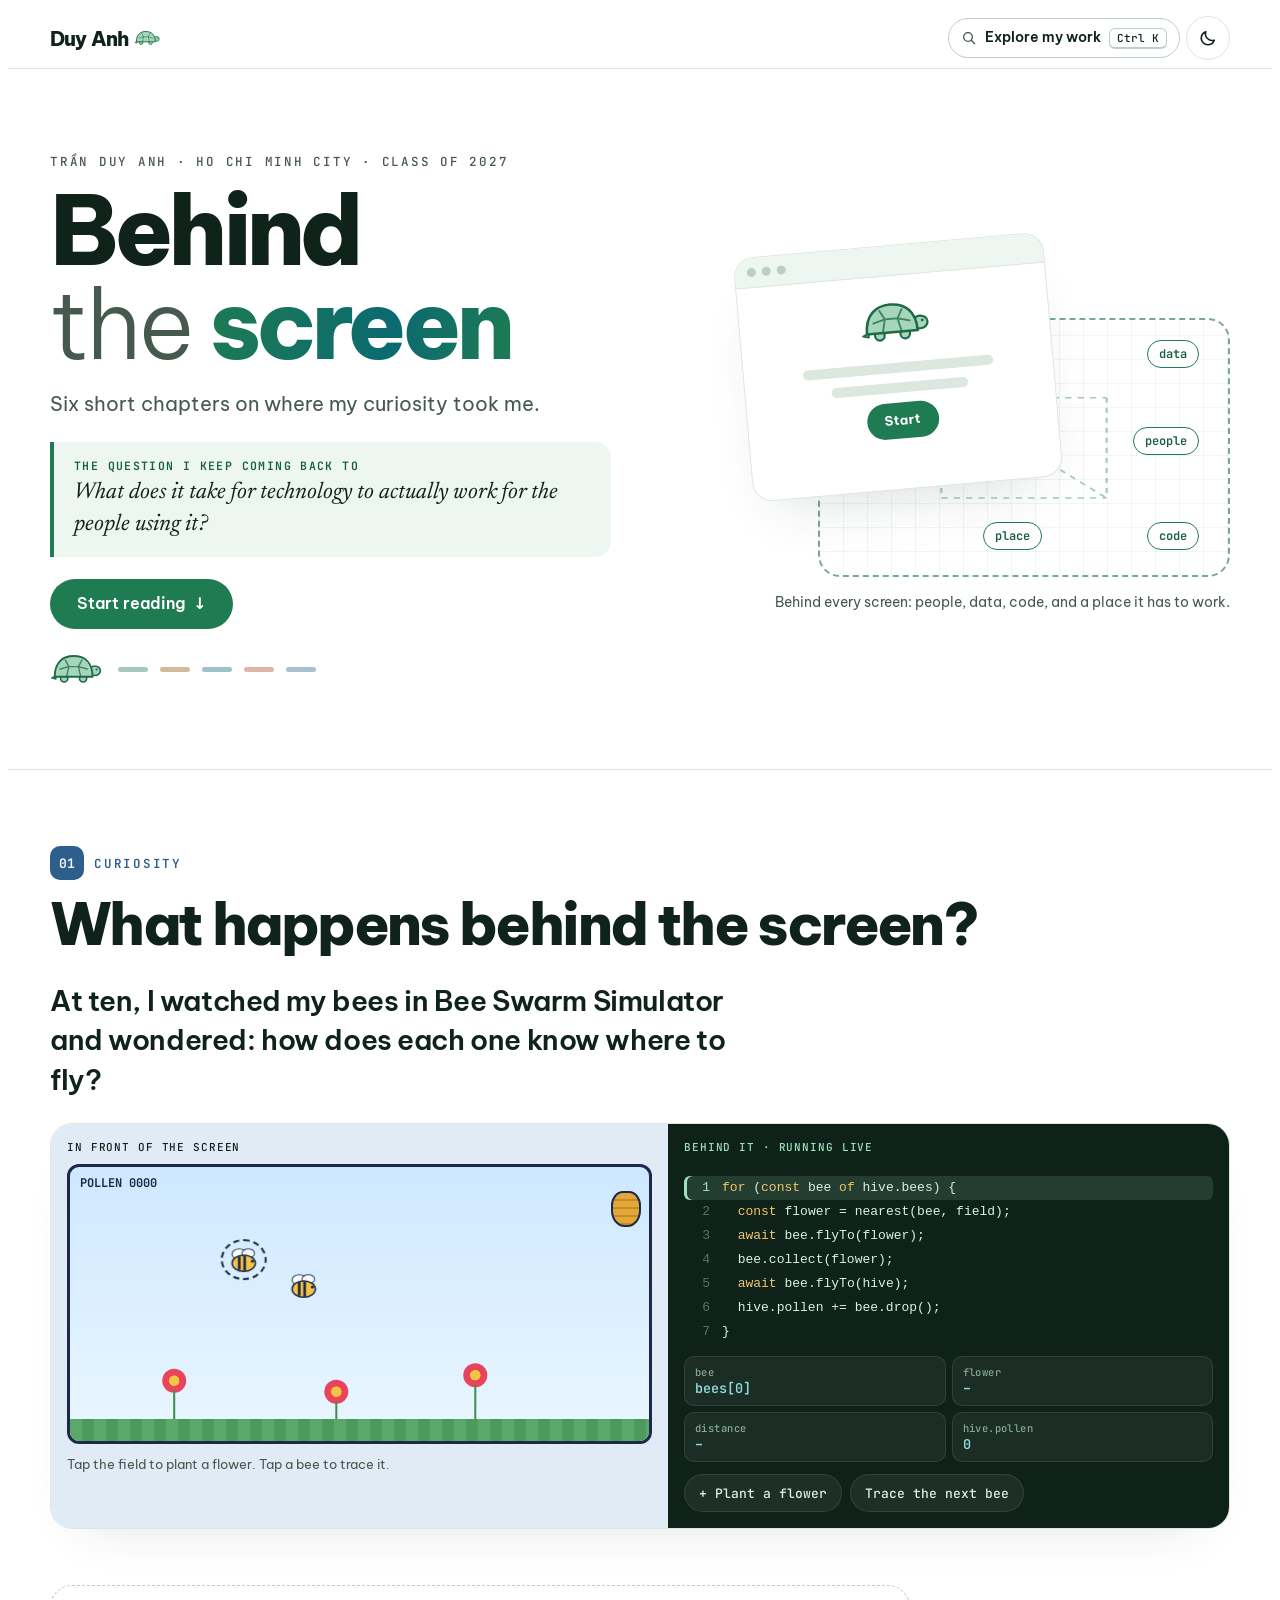
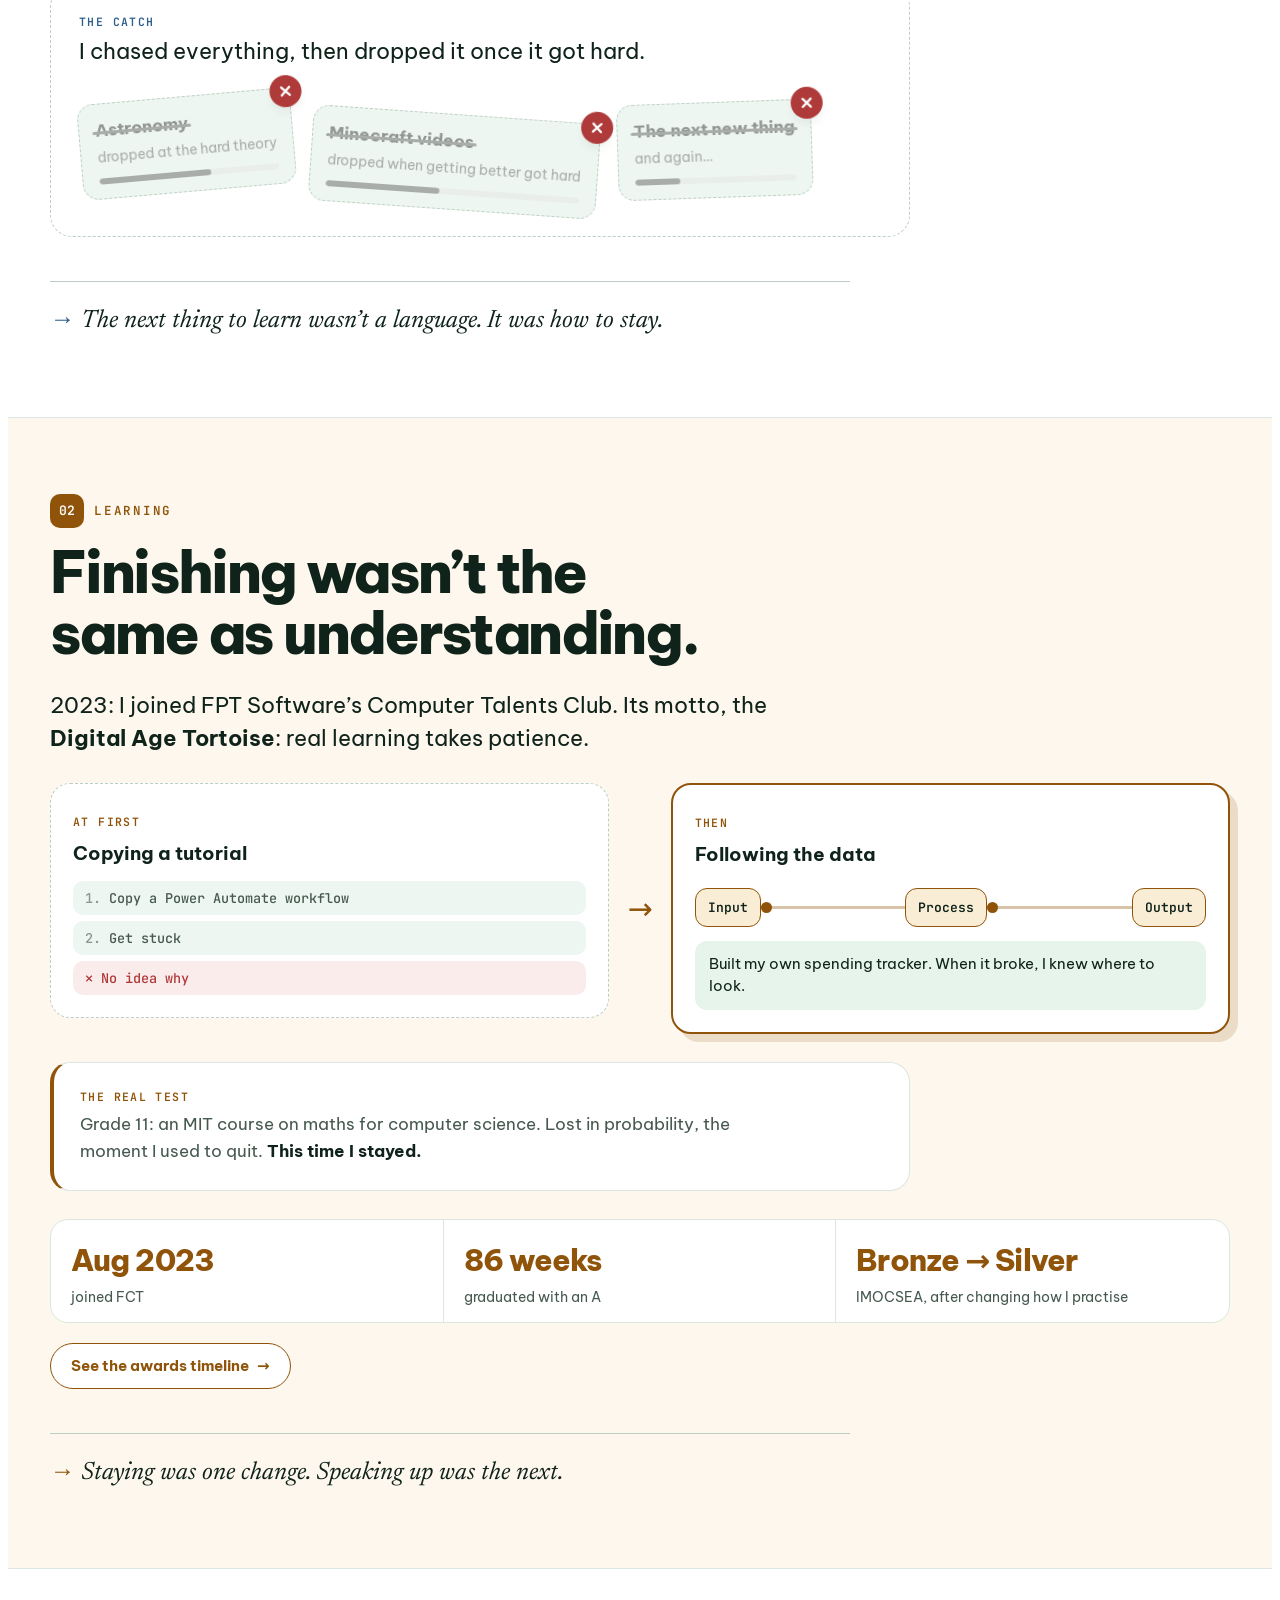
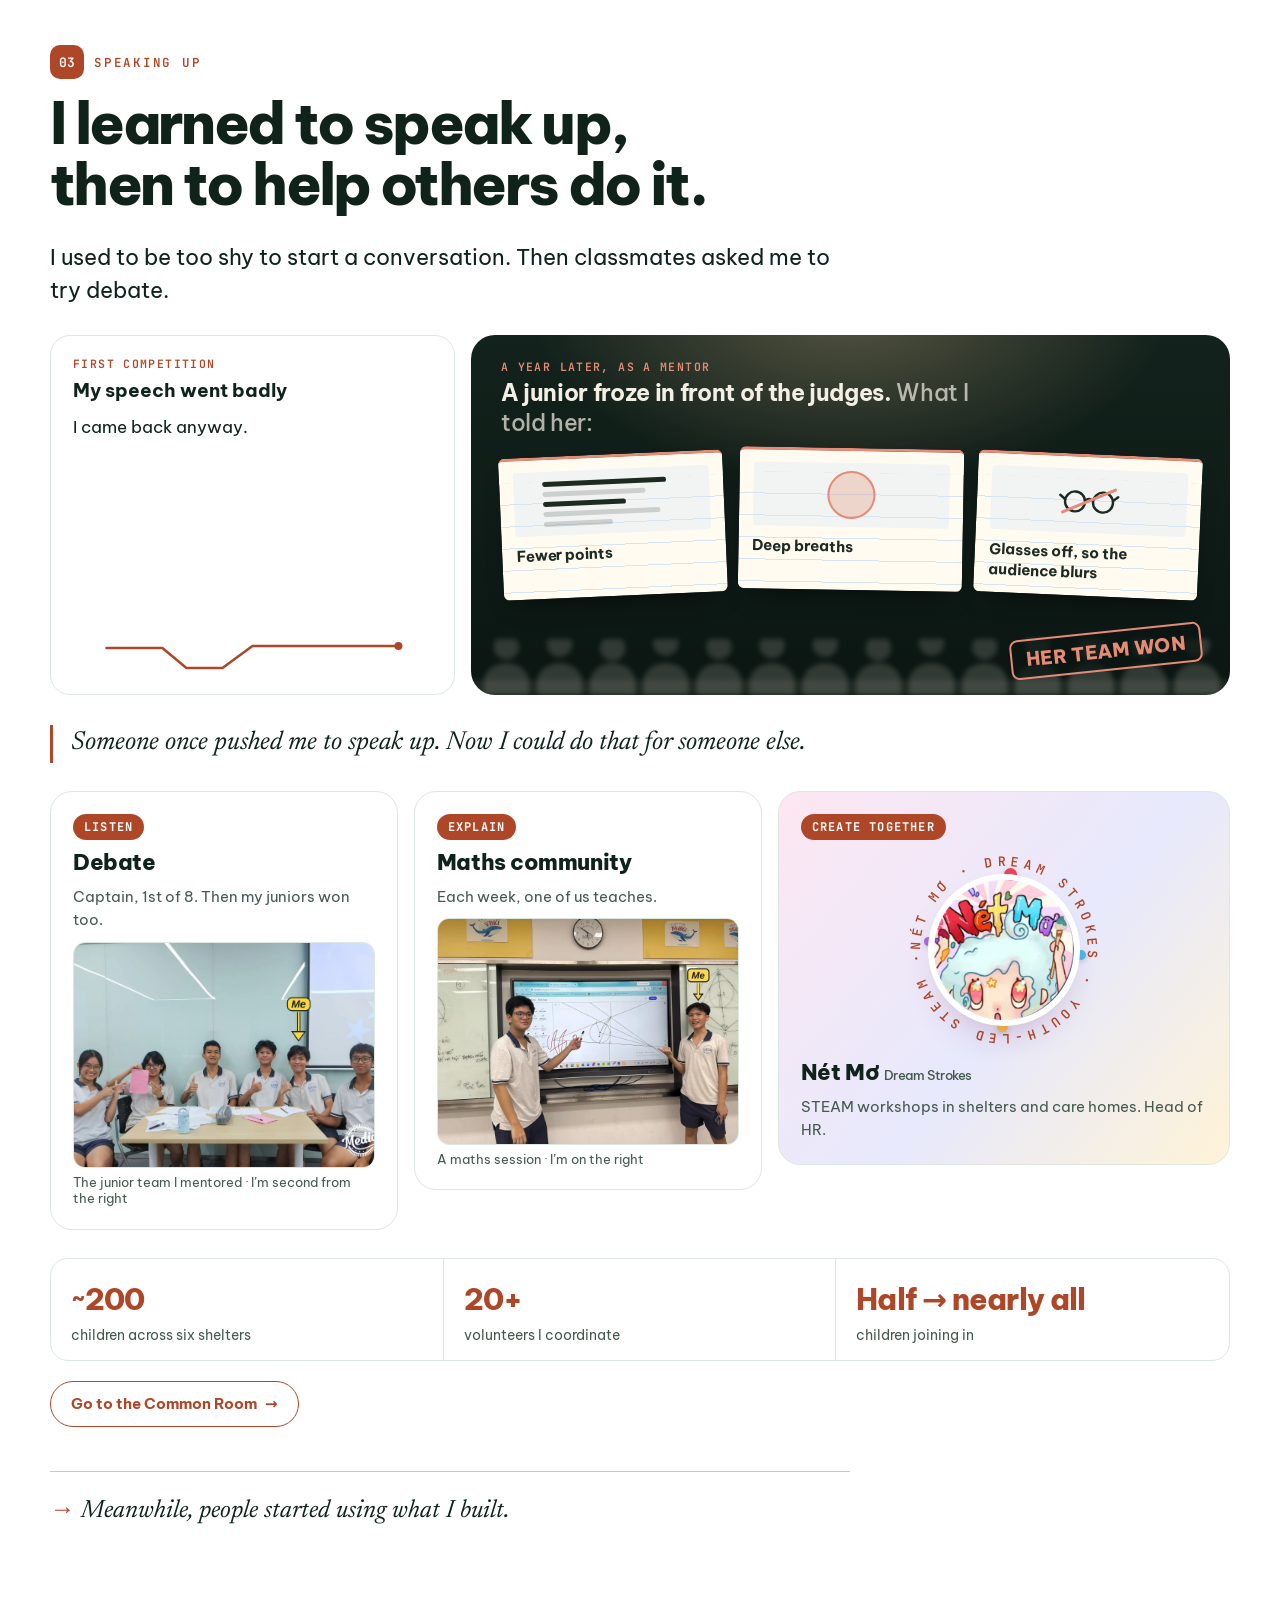
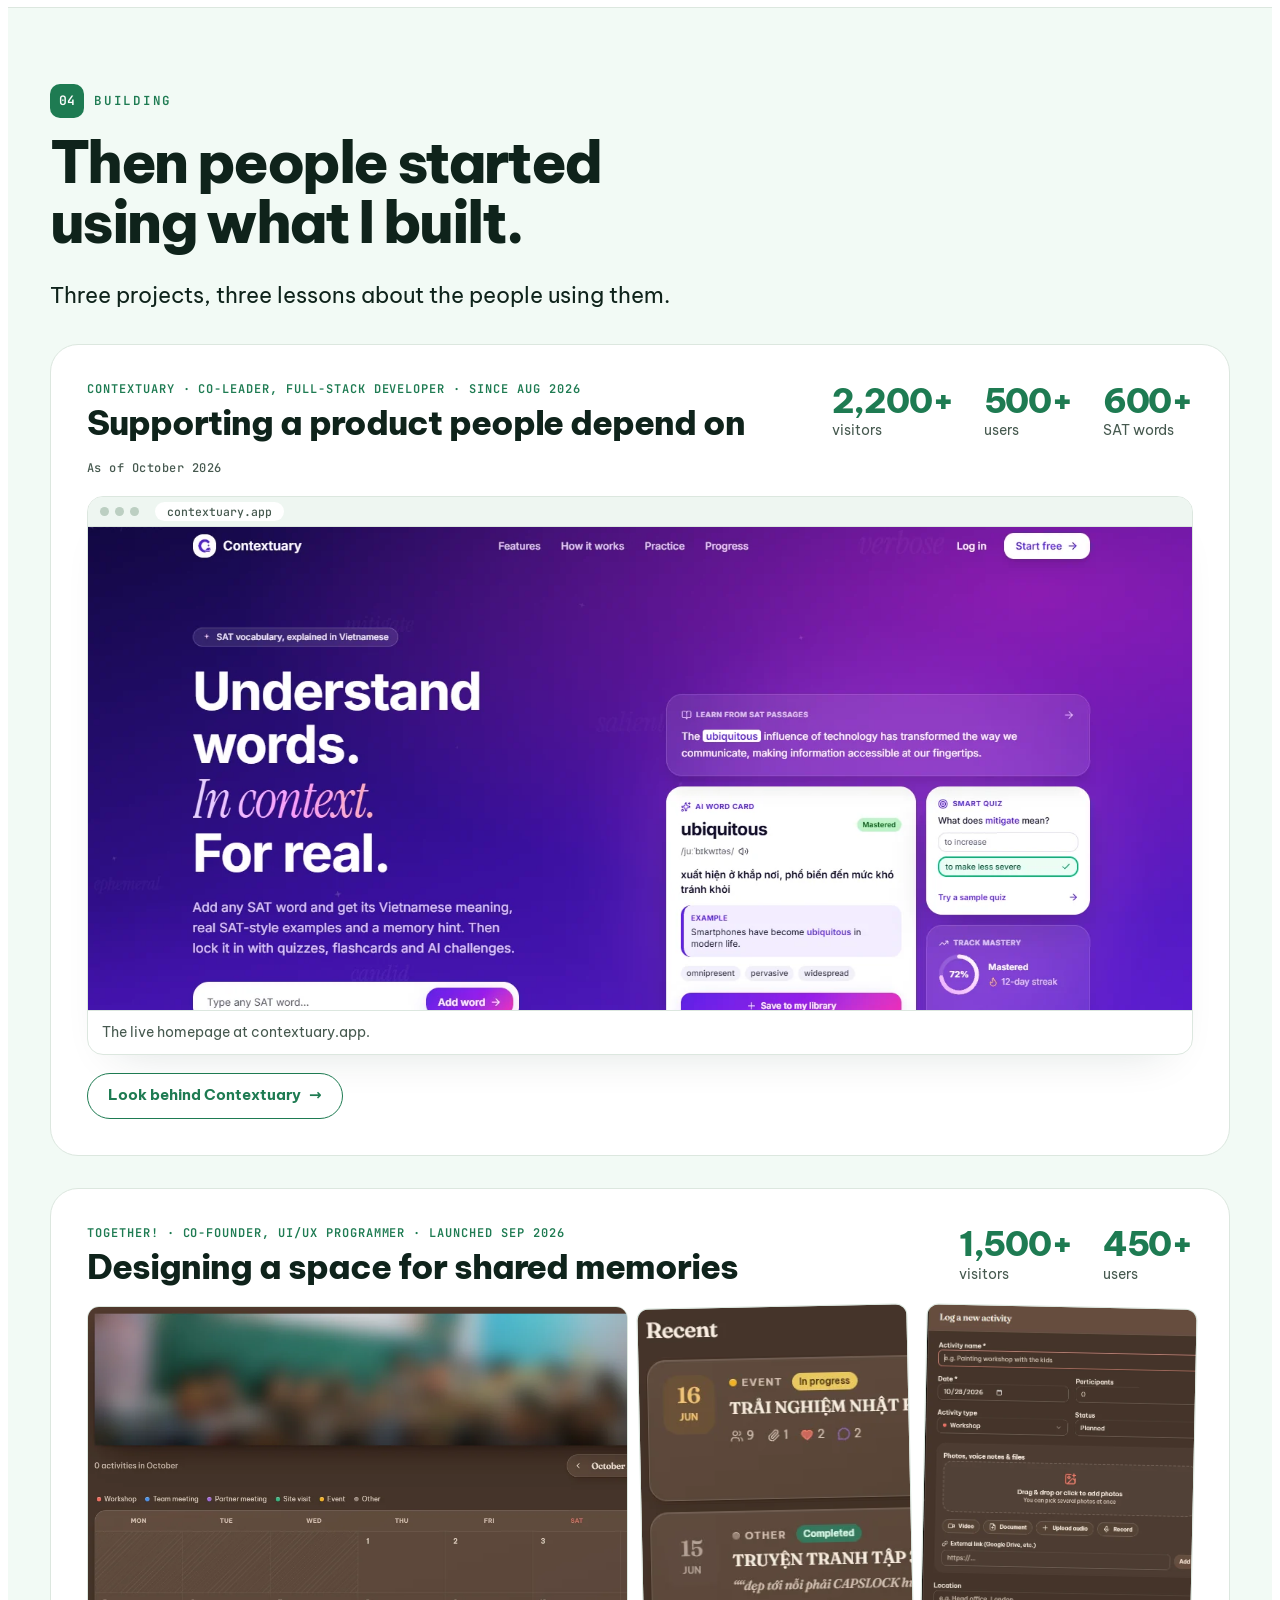
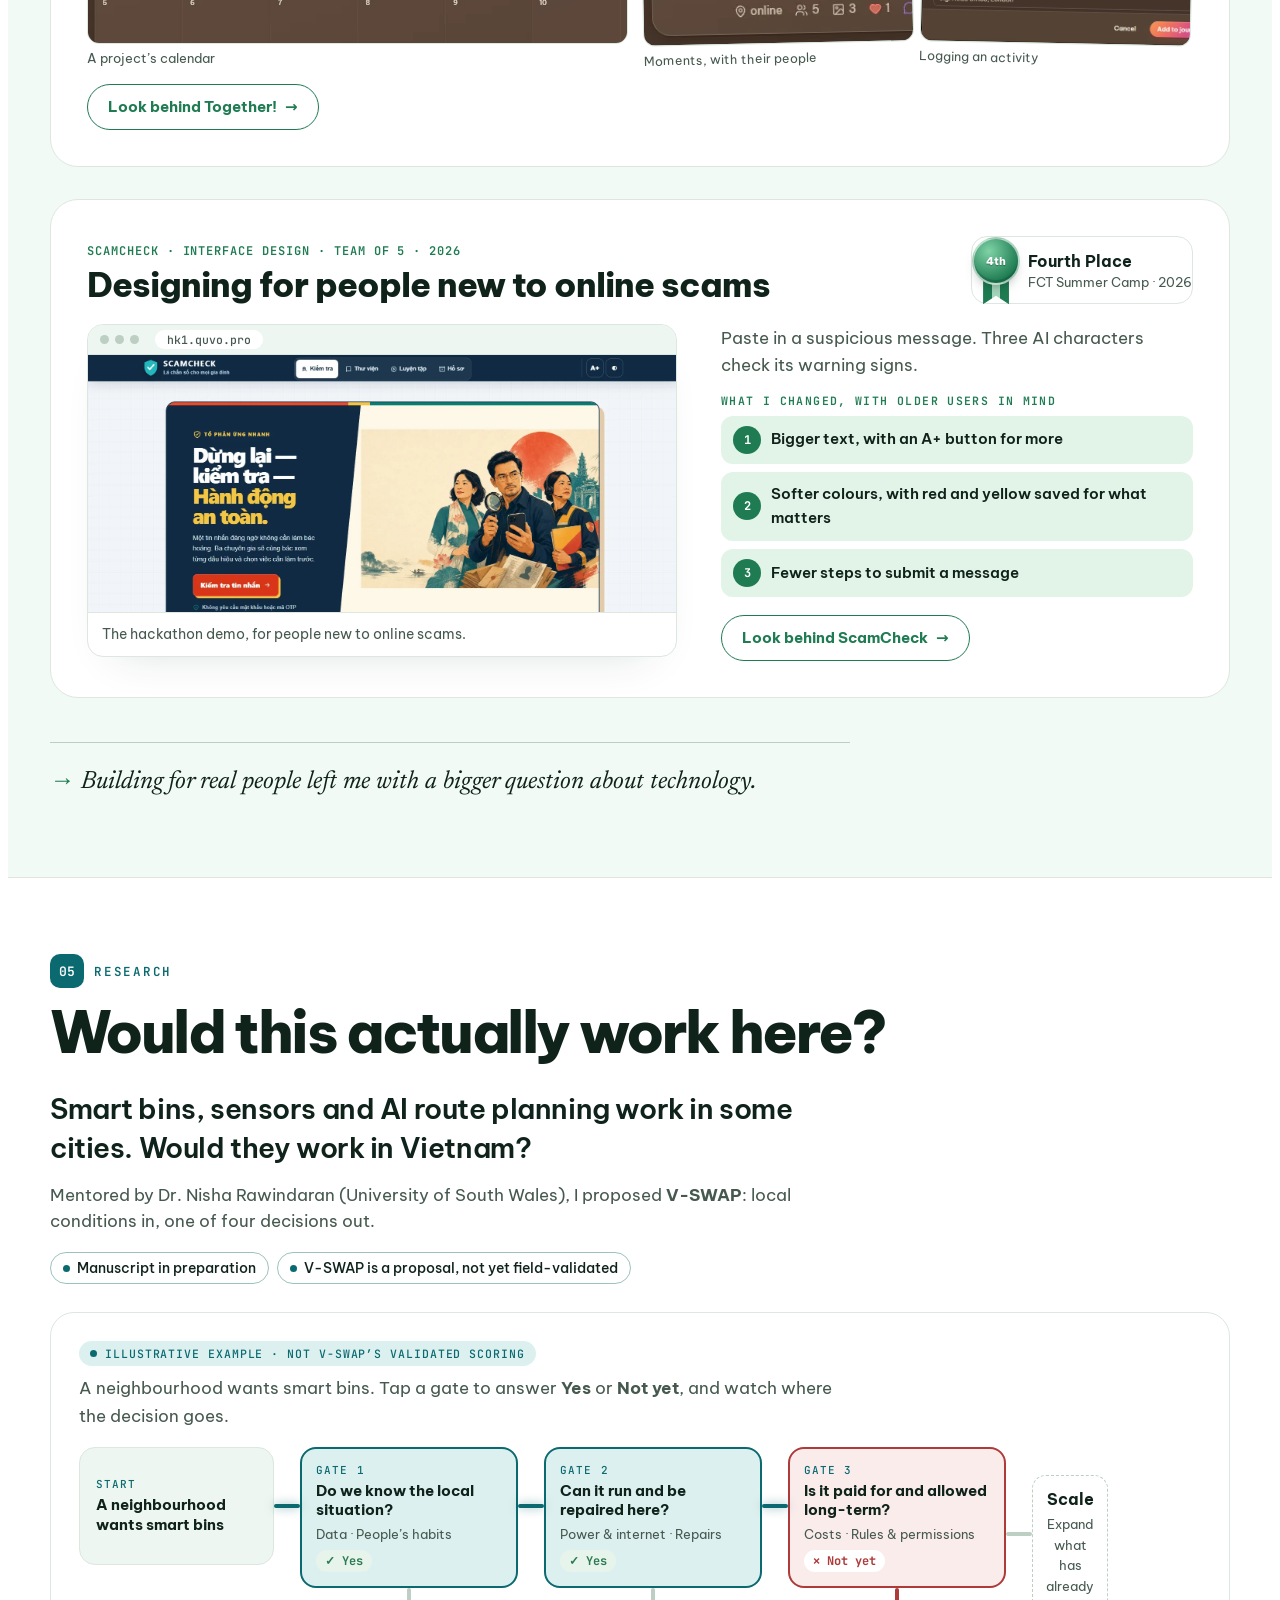
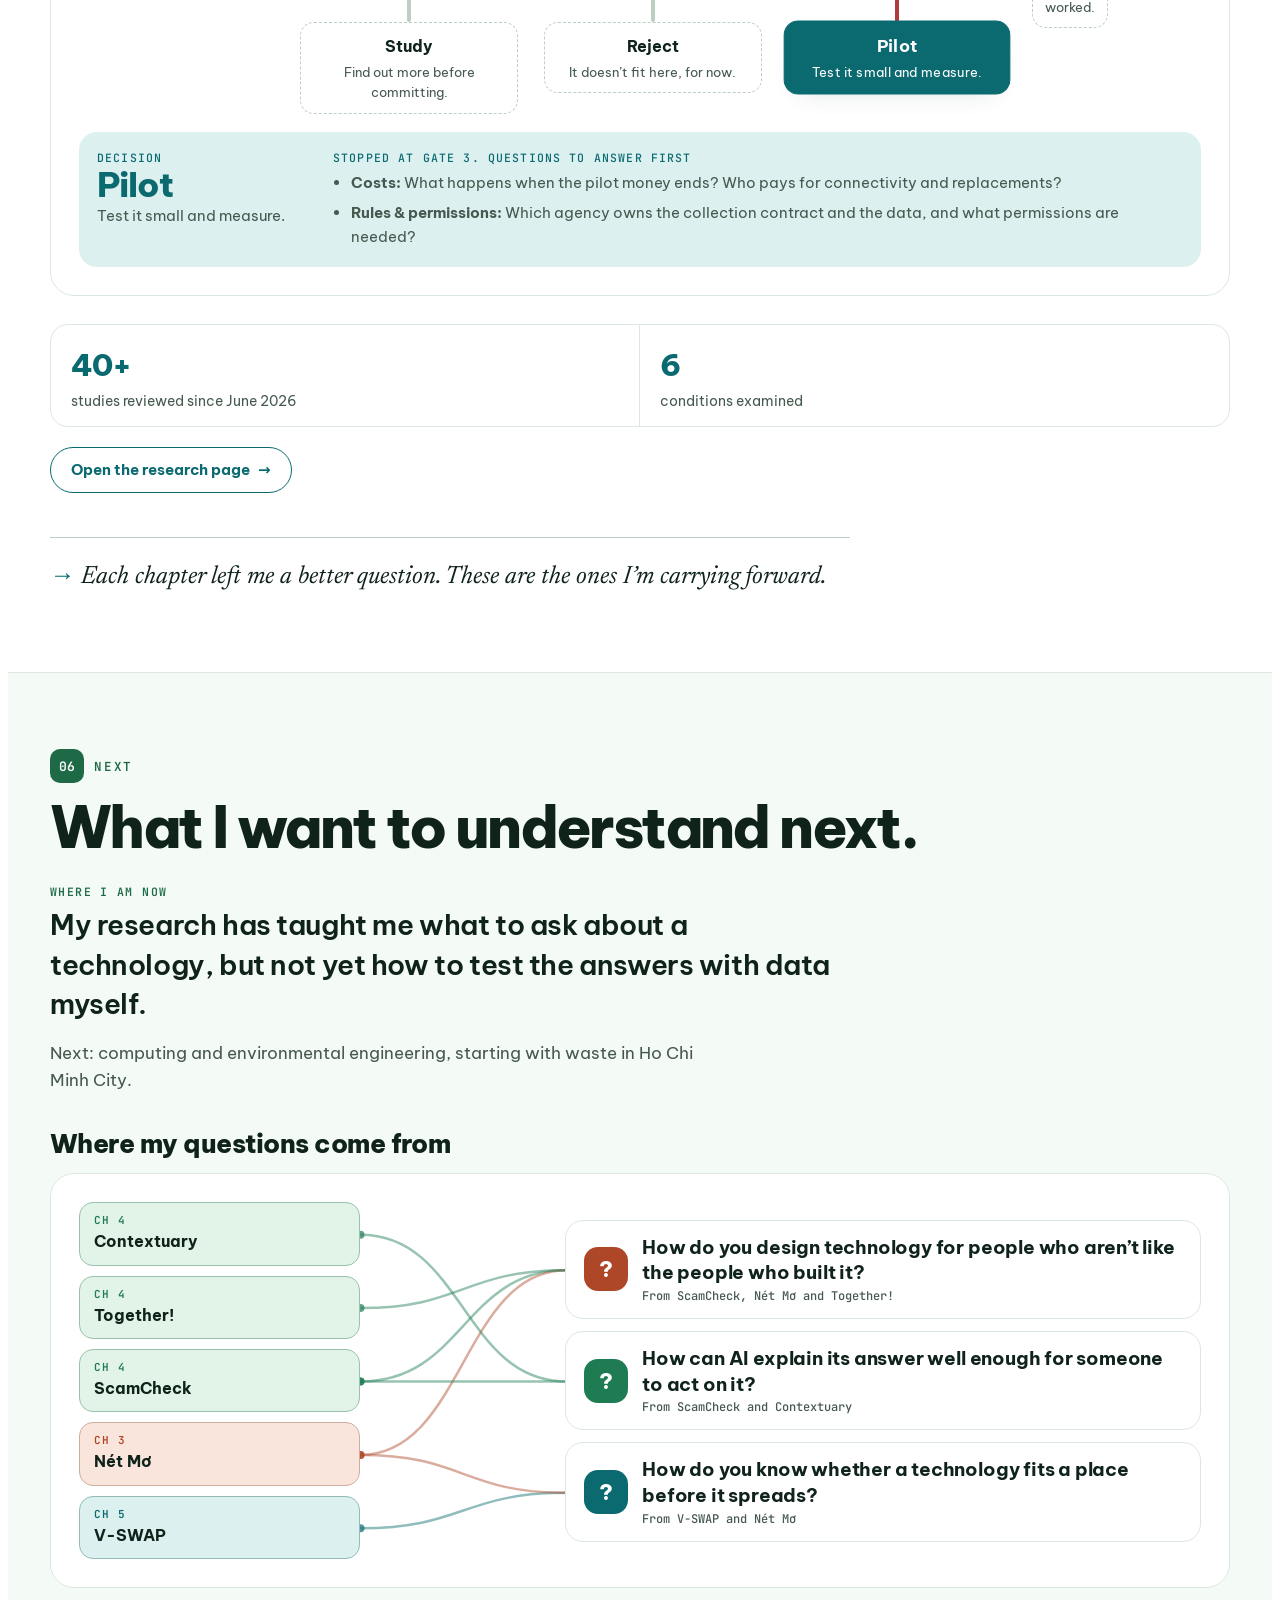
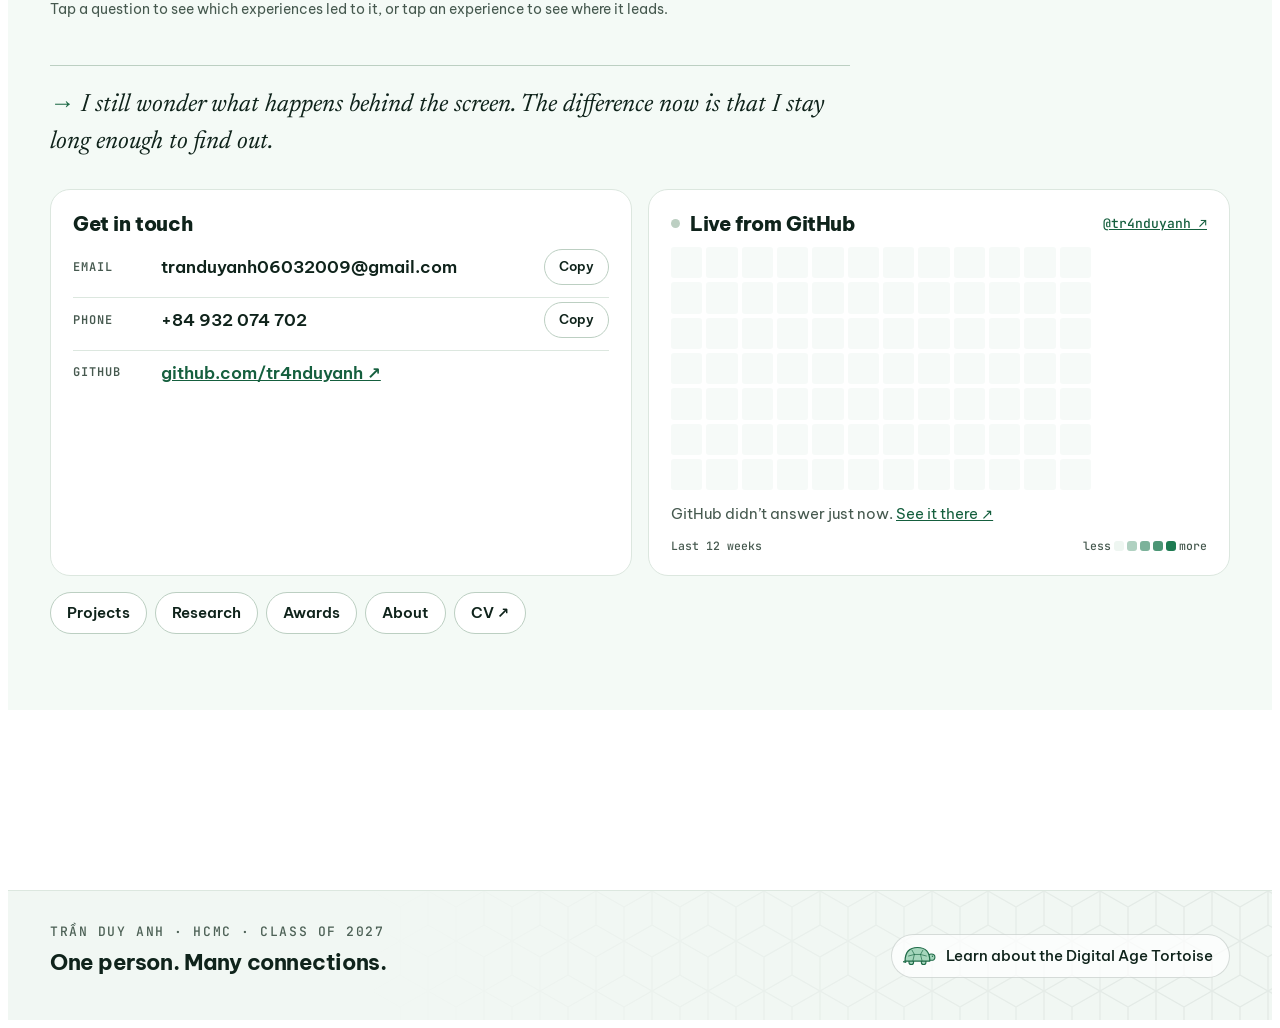
<file: index.html>
<!doctype html>
<html lang="en">
  <head>
    <meta charset="utf-8" />
    <meta name="viewport" content="width=device-width,initial-scale=1,viewport-fit=cover" />
    <title>Trần Duy Anh · Behind the screen</title>
    <link
      rel="icon"
      href="data:image/svg+xml,%3Csvg xmlns='http://www.w3.org/2000/svg' viewBox='0 0 44 30'%3E%3Cg fill='%23A5D6BC' stroke='%231E6A47' stroke-linejoin='round'%3E%3Cellipse cx='38' cy='16.5' rx='4.6' ry='4' stroke-width='1.6'/%3E%3Crect x='9' y='19' width='6' height='7' rx='3' stroke-width='1.6'/%3E%3Crect x='25' y='19' width='6' height='7' rx='3' stroke-width='1.6'/%3E%3Cpath d='M4 21.5C4 9 11 4 20 4s16 5 16 17.5Z' stroke-width='1.8'/%3E%3C/g%3E%3Ccircle cx='39.4' cy='15.4' r='1' fill='%231E6A47'/%3E%3Cpath d='M14 21.5 16 13h8l2 8.5M16 13l-3-5.5M24 13l3-5.5' fill='none' stroke='%231E6A47' stroke-width='1.3'/%3E%3C/svg%3E"
    />
    <meta name="claude:viewport-fit-sides" content="cover" />
    <meta name="robots" content="noindex, nofollow, noarchive" />
    <meta
      name="description"
      content="Trần Duy Anh’s portfolio: six short chapters on what happens behind the screen."
    />
    <meta name="theme-color" content="#1E7B52" />
    <meta property="og:type" content="website" />
    <meta property="og:site_name" content="Trần Duy Anh" />
    <meta property="og:title" content="Trần Duy Anh · Behind the screen" />
    <meta property="og:description" content="Six short chapters on what happens behind the screen." />
    <meta property="og:url" content="https://tr4nduyanh.github.io/" />
    <meta property="og:image" content="https://tr4nduyanh.github.io/img/og.jpg" />
    <meta property="og:image:type" content="image/jpeg" />
    <meta property="og:image:width" content="1200" />
    <meta property="og:image:height" content="630" />
    <meta
      property="og:image:alt"
      content="Behind the screen: Trần Duy Anh’s portfolio. A screen lifted to show the data, people, place and code behind it."
    />
    <meta name="twitter:card" content="summary_large_image" />
    <meta name="twitter:title" content="Trần Duy Anh · Behind the screen" />
    <meta name="twitter:description" content="Six short chapters on what happens behind the screen." />
    <meta name="twitter:image" content="https://tr4nduyanh.github.io/img/og.jpg" />
    <link rel="preconnect" href="https://fonts.googleapis.com" />
    <link rel="preconnect" href="https://fonts.gstatic.com" crossorigin />
    <link
      rel="stylesheet"
      href="https://fonts.googleapis.com/css2?family=Be+Vietnam+Pro:wght@300;400;500;600;700;800&family=JetBrains+Mono:wght@400;500&family=Newsreader:ital,opsz,wght@0,6..72,400;1,6..72,400&display=swap"
    />
    <link rel="stylesheet" href="css/style.css?v=3e2caf4e" />
  </head>
  <body>
    <svg width="0" height="0" style="position: absolute" aria-hidden="true" focusable="false">
      <symbol id="turtle" viewBox="0 0 44 30">
        <ellipse
          cx="38"
          cy="16.5"
          rx="4.6"
          ry="4"
          fill="var(--turtle)"
          stroke="var(--turtle-line)"
          stroke-width="1.4"
        />
        <circle cx="39.4" cy="15.4" r="0.9" fill="var(--turtle-line)" />
        <rect
          x="9"
          y="19"
          width="6"
          height="7"
          rx="3"
          fill="var(--turtle)"
          stroke="var(--turtle-line)"
          stroke-width="1.4"
        />
        <rect
          x="25"
          y="19"
          width="6"
          height="7"
          rx="3"
          fill="var(--turtle)"
          stroke="var(--turtle-line)"
          stroke-width="1.4"
        />
        <path
          d="M5 21 L1.5 22.5 L5 23.5 Z"
          fill="var(--turtle)"
          stroke="var(--turtle-line)"
          stroke-width="1.2"
          stroke-linejoin="round"
        />
        <path
          d="M4 21.5 C4 9 11 4 20 4 C29 4 36 9 36 21.5 Z"
          fill="var(--turtle)"
          stroke="var(--turtle-line)"
          stroke-width="1.6"
          stroke-linejoin="round"
        />
        <path
          d="M14 21.5 L16 13 L24 13 L26 21.5 M16 13 L13 7.5 M24 13 L27 7.5 M8.5 15 L16 13 M31.5 15 L24 13"
          fill="none"
          stroke="var(--turtle-line)"
          stroke-width="1.2"
          stroke-linejoin="round"
          stroke-linecap="round"
          opacity=".75"
        />
      </symbol>
      <symbol id="i-sun" viewBox="0 0 24 24">
        <circle cx="12" cy="12" r="4.2" fill="none" stroke="currentColor" stroke-width="1.9" />
        <path
          d="M12 2.5v2.2M12 19.3v2.2M2.5 12h2.2M19.3 12h2.2M5.3 5.3l1.6 1.6M17.1 17.1l1.6 1.6M5.3 18.7l1.6-1.6M17.1 6.9l1.6-1.6"
          stroke="currentColor"
          stroke-width="1.9"
          stroke-linecap="round"
        />
      </symbol>
      <symbol id="i-moon" viewBox="0 0 24 24">
        <path
          d="M19.5 14.6A8 8 0 0 1 9.4 4.5a8 8 0 1 0 10.1 10.1z"
          fill="none"
          stroke="currentColor"
          stroke-width="1.9"
          stroke-linejoin="round"
        />
      </symbol>
      <symbol id="i-cmd" viewBox="0 0 24 24">
        <path
          d="M9 6.5A2.5 2.5 0 1 0 6.5 9H9V6.5zm0 0V17.5M9 9h6M9 15h6m0-8.5A2.5 2.5 0 1 1 17.5 9H15V6.5zm0 0v11m0 0A2.5 2.5 0 1 0 17.5 15H15v2.5zM9 17.5A2.5 2.5 0 1 1 6.5 15H9v2.5z"
          fill="none"
          stroke="currentColor"
          stroke-width="1.6"
        />
      </symbol>
      <symbol id="i-term" viewBox="0 0 24 24">
        <rect x="3" y="4.5" width="18" height="15" rx="2.5" fill="none" stroke="currentColor" stroke-width="1.8" />
        <path
          d="M7 10l3 2.5L7 15M12.5 15.5H17"
          fill="none"
          stroke="currentColor"
          stroke-width="1.8"
          stroke-linecap="round"
          stroke-linejoin="round"
        />
      </symbol>
      <symbol id="i-bolt" viewBox="0 0 24 24">
        <path
          d="M13 3L5 13.5h6L10 21l8-10.5h-6z"
          fill="none"
          stroke="currentColor"
          stroke-width="1.8"
          stroke-linejoin="round"
        />
      </symbol>
      <symbol id="i-stack" viewBox="0 0 24 24">
        <rect x="4" y="7" width="13" height="13" rx="2.5" fill="none" stroke="currentColor" stroke-width="1.8" />
        <path
          d="M8 4h9.5A2.5 2.5 0 0 1 20 6.5V16"
          fill="none"
          stroke="currentColor"
          stroke-width="1.8"
          stroke-linecap="round"
        />
      </symbol>
      <symbol id="i-book" viewBox="0 0 24 24">
        <path
          d="M12 6.5C10 5 7 4.5 4 5v13c3-.5 6 0 8 1.5 2-1.5 5-2 8-1.5V5c-3-.5-6 0-8 1.5zm0 0V19"
          fill="none"
          stroke="currentColor"
          stroke-width="1.8"
          stroke-linejoin="round"
        />
      </symbol>
      <symbol id="i-target" viewBox="0 0 24 24">
        <circle cx="12" cy="12" r="8.5" fill="none" stroke="currentColor" stroke-width="1.8" />
        <circle cx="12" cy="12" r="4.5" fill="none" stroke="currentColor" stroke-width="1.8" />
        <circle cx="12" cy="12" r="1.3" fill="currentColor" />
      </symbol>
      <symbol id="i-chart" viewBox="0 0 24 24">
        <path
          d="M4 20h16M7 16v-5M12 16V7M17 16v-8"
          fill="none"
          stroke="currentColor"
          stroke-width="1.9"
          stroke-linecap="round"
        />
      </symbol>
      <symbol id="i-cal" viewBox="0 0 24 24">
        <rect x="3.5" y="5" width="17" height="15" rx="2.5" fill="none" stroke="currentColor" stroke-width="1.8" />
        <path
          d="M3.5 9.5h17M8 3v4M16 3v4"
          fill="none"
          stroke="currentColor"
          stroke-width="1.8"
          stroke-linecap="round"
        />
      </symbol>
      <symbol id="i-spark" viewBox="0 0 24 24">
        <path
          d="M12 3l1.8 5.2L19 10l-5.2 1.8L12 17l-1.8-5.2L5 10l5.2-1.8zM18.5 15.5l.8 2.2 2.2.8-2.2.8-.8 2.2-.8-2.2-2.2-.8 2.2-.8z"
          fill="none"
          stroke="currentColor"
          stroke-width="1.6"
          stroke-linejoin="round"
        />
      </symbol>
      <symbol id="i-camera" viewBox="0 0 24 24">
        <path
          d="M4 8.5A2 2 0 0 1 6 6.5h2l1.4-2h5.2l1.4 2h2a2 2 0 0 1 2 2V18a2 2 0 0 1-2 2H6a2 2 0 0 1-2-2z"
          fill="none"
          stroke="currentColor"
          stroke-width="1.8"
          stroke-linejoin="round"
        />
        <circle cx="12" cy="13" r="3.6" fill="none" stroke="currentColor" stroke-width="1.8" />
      </symbol>
      <symbol id="i-play" viewBox="0 0 24 24"><path d="M8 5.5v13l10.5-6.5z" fill="currentColor" /></symbol>
      <symbol id="i-search" viewBox="0 0 24 24">
        <circle cx="10.5" cy="10.5" r="6.5" fill="none" stroke="currentColor" stroke-width="2" />
        <path d="M15.5 15.5 L20.5 20.5" stroke="currentColor" stroke-width="2" stroke-linecap="round" />
      </symbol>
      <symbol id="i-page" viewBox="0 0 24 24">
        <path d="M6 3h8l4 4v14H6z" fill="none" stroke="currentColor" stroke-width="1.8" stroke-linejoin="round" />
        <path d="M14 3v4h4" fill="none" stroke="currentColor" stroke-width="1.8" />
      </symbol>
      <symbol id="i-globe" viewBox="0 0 24 24">
        <circle cx="12" cy="12" r="8.5" fill="none" stroke="currentColor" stroke-width="1.8" />
        <path
          d="M3.5 12h17M12 3.5c2.6 2.4 3.8 5.2 3.8 8.5s-1.2 6.1-3.8 8.5c-2.6-2.4-3.8-5.2-3.8-8.5s1.2-6.1 3.8-8.5z"
          fill="none"
          stroke="currentColor"
          stroke-width="1.6"
        />
      </symbol>
      <symbol id="i-people" viewBox="0 0 24 24">
        <circle cx="9" cy="8.5" r="3.2" fill="none" stroke="currentColor" stroke-width="1.8" />
        <circle cx="16.5" cy="9.5" r="2.5" fill="none" stroke="currentColor" stroke-width="1.8" />
        <path
          d="M3.5 19c.6-3.4 2.8-5.2 5.5-5.2s4.9 1.8 5.5 5.2M15 14c2.6-.4 4.8 1.2 5.5 4.5"
          fill="none"
          stroke="currentColor"
          stroke-width="1.8"
          stroke-linecap="round"
        />
      </symbol>
      <symbol id="i-trophy" viewBox="0 0 24 24">
        <path
          d="M7.5 4h9v5a4.5 4.5 0 0 1-9 0zM7.5 6H4.5a3 3 0 0 0 3 4M16.5 6h3a3 3 0 0 1-3 4M12 13.5V17M8.5 20h7M9.5 17h5"
          fill="none"
          stroke="currentColor"
          stroke-width="1.8"
          stroke-linecap="round"
          stroke-linejoin="round"
        />
      </symbol>
      <symbol id="i-bulb" viewBox="0 0 24 24">
        <path
          d="M9 17.5h6M10 20.5h4M12 3.5a6 6 0 0 0-3.5 10.9c.4.3.5.8.5 1.3v.3h6v-.3c0-.5.2-1 .5-1.3A6 6 0 0 0 12 3.5z"
          fill="none"
          stroke="currentColor"
          stroke-width="1.8"
          stroke-linecap="round"
          stroke-linejoin="round"
        />
      </symbol>
      <symbol id="i-room" viewBox="0 0 24 24">
        <path
          d="M4 10.5 12 4l8 6.5V20H4z"
          fill="none"
          stroke="currentColor"
          stroke-width="1.8"
          stroke-linejoin="round"
        />
      </symbol>
    </svg>

    <a class="skip" href="#main" id="skip">Skip to content</a>
    <div id="top"></div>
    <main id="main" tabindex="-1"></main>
    <footer class="foot">
      <div class="wrap">
        <div>
          <p class="foot-id">TRẦN DUY ANH · HCMC · CLASS OF 2027</p>
          <p class="foot-line">One person. Many connections.</p>
          <p class="egg-count" id="egg-count"></p>
        </div>
        <div class="foot-side">
          <button type="button" class="turtle-btn" data-tortoise>
            <svg aria-hidden="true"><use href="#turtle" /></svg>Learn about the Digital Age Tortoise
          </button>
        </div>
      </div>
    </footer>
    <div id="toast" class="toast" role="status" aria-live="polite"></div>
    <div class="curtain" id="curtain" aria-hidden="true" hidden>
      <div class="cur-move">
        <div class="cur-panel">
          <div class="cur-mid">
            <svg class="cur-ic"><use href="#i-moon" /></svg><span class="cur-say">Lights off</span>
          </div>
        </div>
      </div>
    </div>

    <dialog id="tortoise" aria-labelledby="tort-h">
      <div class="dlg">
        <svg class="big" aria-hidden="true"><use href="#turtle" /></svg>
        <h2 id="tort-h">The Digital Age Tortoise</h2>
        <p>
          The Digital Age Tortoise is the philosophy of FPT Software’s Computer Talents Club. Everything online moves
          fast; the tortoise is a reminder that understanding usually doesn’t. It stands for four habits I try to keep.
        </p>
        <ul>
          <li><b>Patience</b><span>Staying with a hard problem before looking at someone else’s method.</span></li>
          <li>
            <b>Independent reasoning</b
            ><span>Attempting a problem on my own first, the change that shaped my IMOCSEA preparation.</span>
          </li>
          <li><b>Reflection</b><span>Recording approaches that failed and comparing strategies after trying.</span></li>
          <li><b>Steady improvement</b><span>National Round Bronze, then International Round Silver.</span></li>
        </ul>
        <p style="font-size: 14px; color: var(--ink-2)">
          Psst: the turtle on the homepage is shy, the five dots like attention, a few searches lead somewhere
          unexpected (try a name), and the keyboard hides one more.
        </p>
        <button type="button" class="btn btn-line btn-sm" data-close>Close</button>
      </div>
    </dialog>

    <dialog id="drawer" class="drawer" aria-labelledby="dr-h">
      <div class="dr">
        <div class="dr-top">
          <p class="dr-k" id="dr-k"></p>
          <button type="button" class="btn btn-line btn-sm" data-dr-close>Back to the story ✕</button>
        </div>
        <h2 id="dr-h"></h2>
        <div class="dr-body" id="dr-body"></div>
      </div>
    </dialog>
    <dialog id="cmdk" aria-label="Command menu">
      <div class="ck">
        <div class="ck-top">
          <svg aria-hidden="true"><use href="#i-search" /></svg
          ><label class="vh" for="ck-input">Type a command or search</label>
          <input
            id="ck-input"
            type="text"
            placeholder="Jump to a project, place or action…"
            autocomplete="off"
            spellcheck="false"
            role="combobox"
            aria-expanded="true"
            aria-controls="ck-list"
            aria-autocomplete="list"
          />
        </div>
        <ul class="ck-list" id="ck-list" role="listbox" aria-label="Commands"></ul>
        <div class="ck-foot">
          <span><kbd>↑</kbd> <kbd>↓</kbd> move</span><span><kbd>Enter</kbd> open</span><span><kbd>Esc</kbd> close</span>
        </div>
      </div>
    </dialog>
    <dialog id="keys" aria-labelledby="keys-h">
      <div class="keys-in">
        <h2 id="keys-h">Keyboard shortcuts</h2>
        <dl>
          <dt><kbd class="mod-k">Ctrl</kbd> <kbd>K</kbd></dt>
          <dd>Open the command menu</dd>
          <dt><kbd>/</kbd></dt>
          <dd>Jump to the search box</dd>
          <dt><kbd>←</kbd> <kbd>→</kbd></dt>
          <dd>Previous or next stop on the tour</dd>
          <dt><kbd>?</kbd></dt>
          <dd>Show these shortcuts</dd>
          <dt><kbd>Esc</kbd></dt>
          <dd>Close any panel</dd>
        </dl>
        <p style="font-size: 13.5px; color: var(--ink-2)">
          One more key opens something hidden. It’s the one next to <kbd>1</kbd>.
        </p>
        <button type="button" class="btn btn-line btn-sm" data-keys-close>Close</button>
      </div>
    </dialog>
    <dialog id="term" aria-label="Terminal">
      <div class="term-bar" aria-hidden="false">
        <i></i><i></i><i></i><span>duyanh@search: ~</span><button type="button" data-term-close>exit</button>
      </div>
      <div class="term-body" id="term-body">
        <div class="term-out" id="term-out" role="log" aria-live="polite"></div>
        <form class="term-line" id="term-form">
          <label for="term-input">duyanh@search:~$</label
          ><input
            id="term-input"
            type="text"
            autocomplete="off"
            autocapitalize="off"
            spellcheck="false"
            aria-describedby="term-out"
          />
        </form>
      </div>
    </dialog>
    <dialog id="hatch" aria-labelledby="hatch-h"><div class="hatch-in" id="hatch-in"></div></dialog>
    <script src="js/app.js?v=36f56362"></script>
  </body>
</html>
</file>
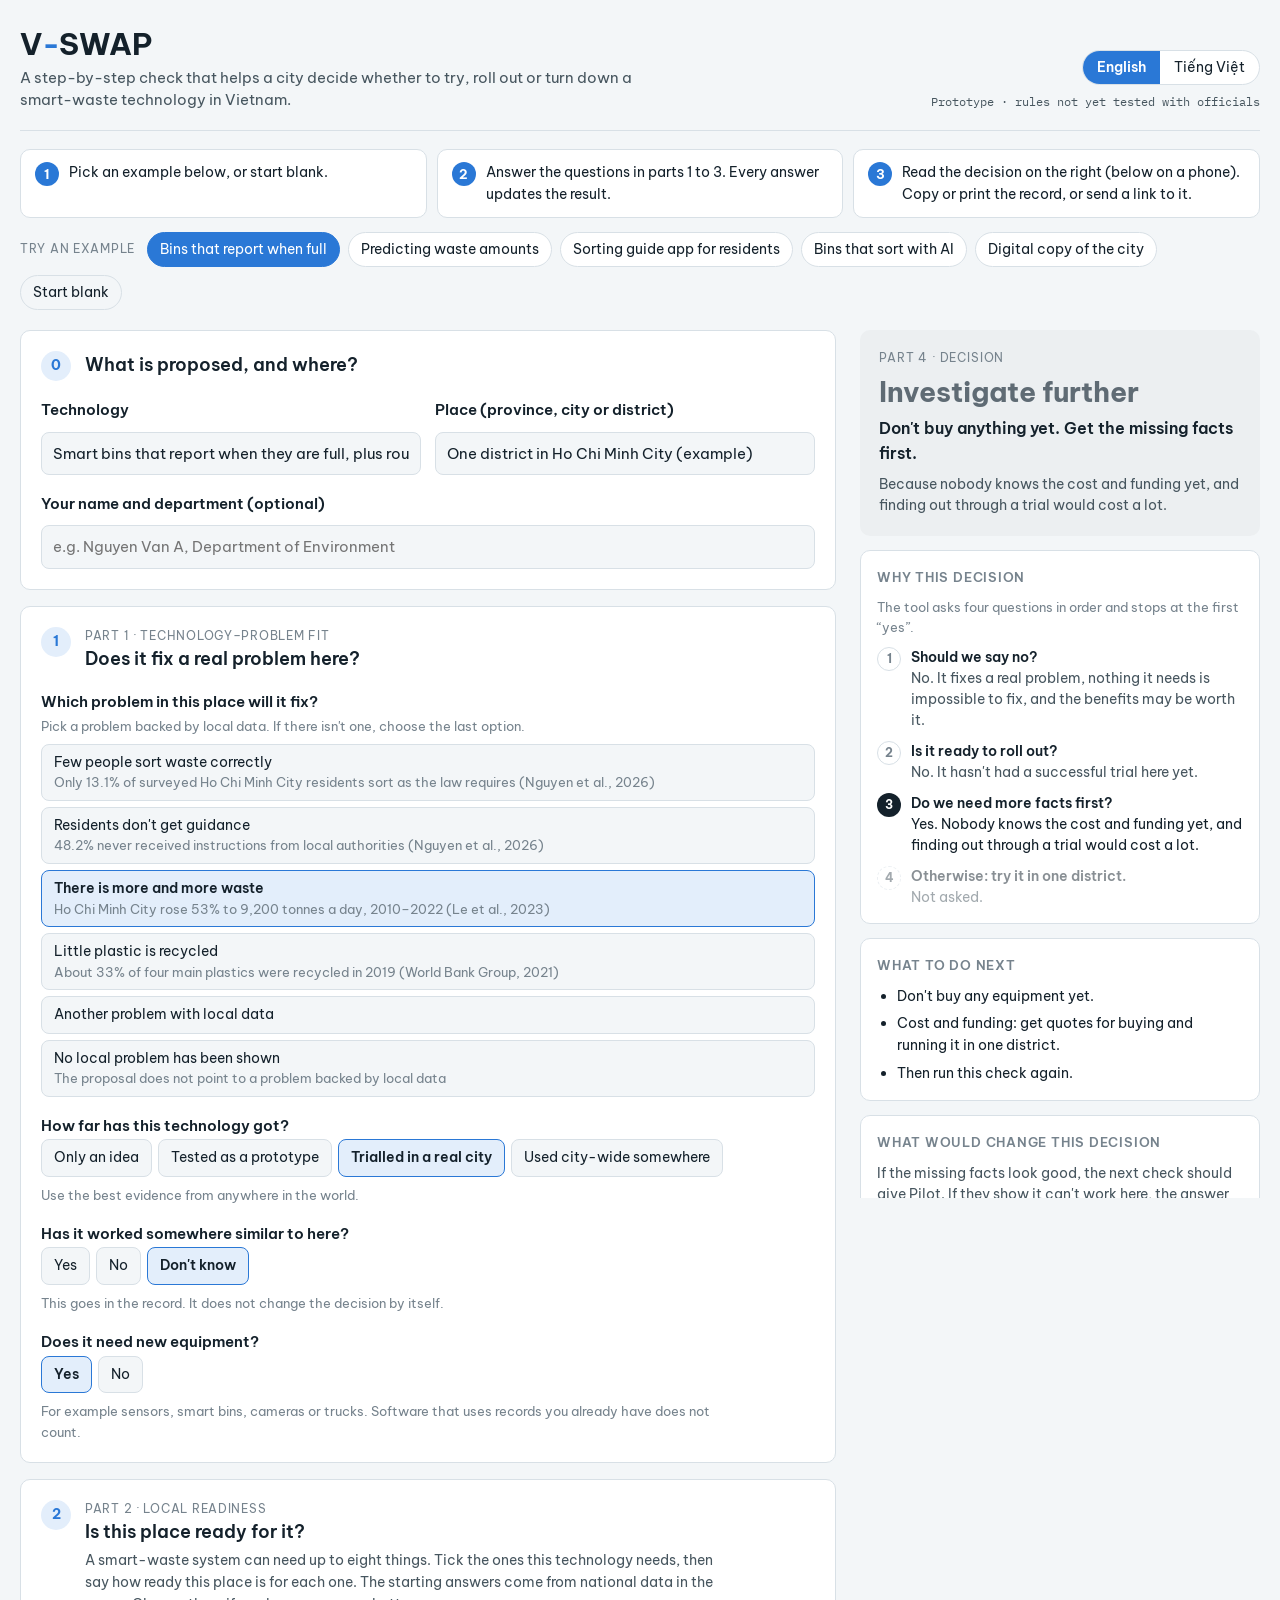
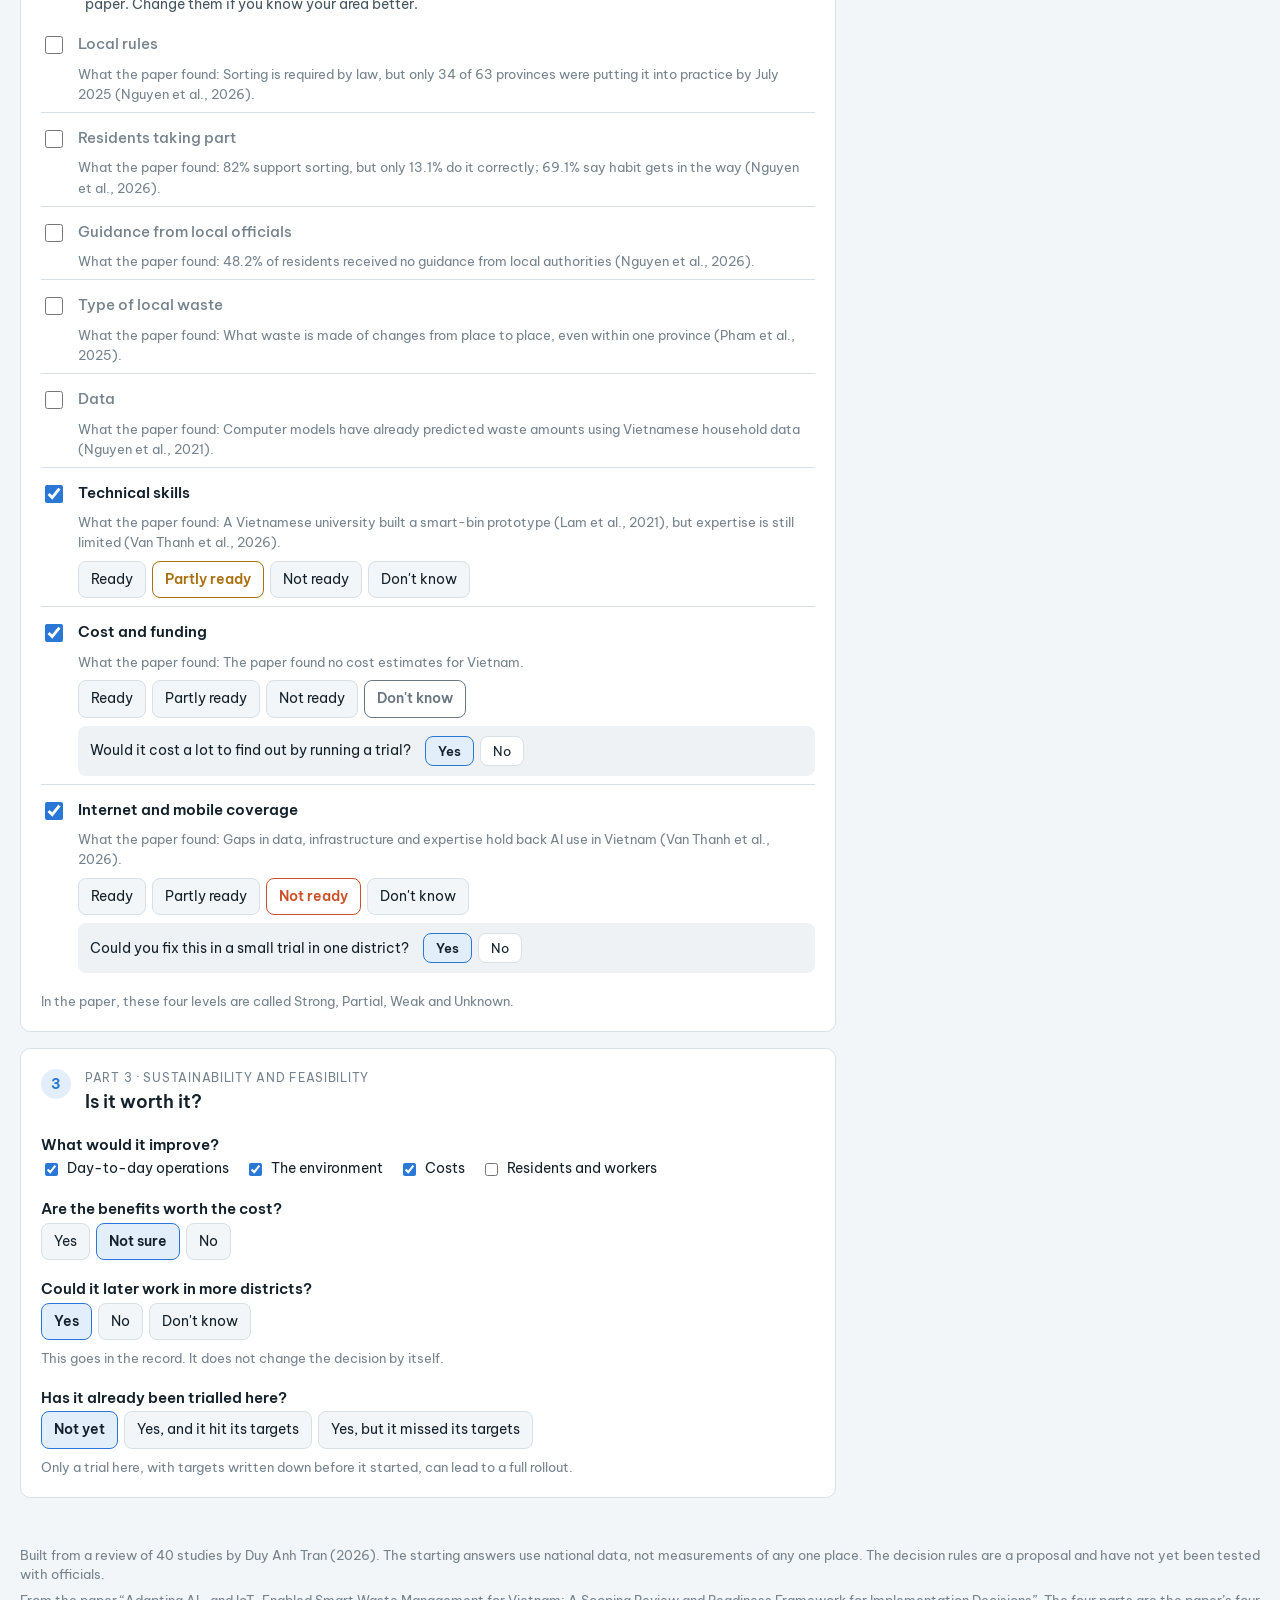
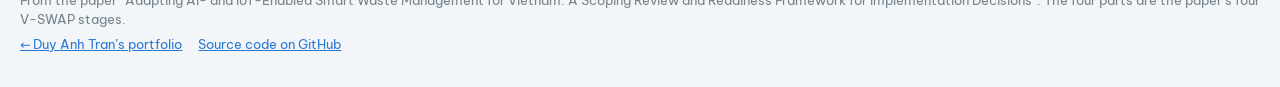
<file: vswap/index.html>
<!DOCTYPE html>
<html lang="en">
<head>
<meta charset="utf-8">
<meta name="viewport" content="width=device-width, initial-scale=1, viewport-fit=cover">
<title>V-SWAP Decision Tool</title>
<meta name="description" content="A step-by-step check that helps a city decide whether to investigate, pilot, scale or decline a smart-waste technology in Vietnam. English and Vietnamese.">
<meta property="og:type" content="website">
<meta property="og:title" content="V-SWAP Decision Tool">
<meta property="og:description" content="Should a city investigate, pilot, scale or decline a smart-waste technology? A four-part check built from a review of 40 studies.">
<meta property="og:url" content="https://tr4nduyanh.github.io/vswap/">
<link rel="icon" href="data:image/svg+xml,%3Csvg xmlns='http://www.w3.org/2000/svg' viewBox='0 0 32 32'%3E%3Crect width='32' height='32' rx='7' fill='%232a78d6'/%3E%3Cpath d='M9 10l7 13 7-13' fill='none' stroke='%23fff' stroke-width='3.2' stroke-linecap='round' stroke-linejoin='round'/%3E%3C/svg%3E">
<meta name="claude:viewport-fit-sides" content="cover">
<link rel="preconnect" href="https://fonts.googleapis.com">
<link rel="preconnect" href="https://fonts.gstatic.com" crossorigin>
<link rel="stylesheet" href="https://fonts.googleapis.com/css2?family=Be+Vietnam+Pro:wght@400;500;600;700&family=IBM+Plex+Mono:wght@400;500&display=swap">
<style>
/* Layout: a working form on the left (parts 0–3, in order), a sticky decision panel on the right that updates live. */
:root{
  --bg:#f3f6f8; --surface:#ffffff; --sunk:#eef2f5; --ink:#14212b; --ink-2:#47565f; --muted:#76838d; --line:#d8e0e6;
  --accent:#2a78d6; --accent-soft:#e3eefb; --on-accent:#ffffff;
  --o-inv:#5f6b74; --o-inv-soft:#eceff1; --o-pilot:#0f8a63; --o-pilot-soft:#dcf4ea;
  --o-scale:#2a78d6; --o-scale-soft:#e3eefb; --o-decline:#c9512a; --o-decline-soft:#fde8df;
  --r-strong:#0f8a63; --r-partial:#a8700f; --r-weak:#c9512a; --r-unknown:#6b7780;
  --font-display:"Be Vietnam Pro", "Segoe UI", system-ui, sans-serif;
  --font-body:"Be Vietnam Pro", "Segoe UI", system-ui, sans-serif;
  --font-mono:"IBM Plex Mono", ui-monospace, "SFMono-Regular", Menlo, monospace;
  --radius:10px;
}
@media (prefers-color-scheme: dark){ :root:not([data-theme="light"]){
  --bg:#0e161c; --surface:#152029; --sunk:#1b2832; --ink:#e5ecf1; --ink-2:#aab7c1; --muted:#7f8c96; --line:#2a3843;
  --accent:#5f9ee8; --accent-soft:#1c3550; --on-accent:#0b1620;
  --o-inv:#a3adb5; --o-inv-soft:#25313a; --o-pilot:#3cc79a; --o-pilot-soft:#143a2e;
  --o-scale:#5f9ee8; --o-scale-soft:#1c3550; --o-decline:#f08159; --o-decline-soft:#41261c;
  --r-strong:#3cc79a; --r-partial:#e2ad52; --r-weak:#f08159; --r-unknown:#9aa5ad; color-scheme:dark; } }
:root[data-theme="dark"]{
  --bg:#0e161c; --surface:#152029; --sunk:#1b2832; --ink:#e5ecf1; --ink-2:#aab7c1; --muted:#7f8c96; --line:#2a3843;
  --accent:#5f9ee8; --accent-soft:#1c3550; --on-accent:#0b1620;
  --o-inv:#a3adb5; --o-inv-soft:#25313a; --o-pilot:#3cc79a; --o-pilot-soft:#143a2e;
  --o-scale:#5f9ee8; --o-scale-soft:#1c3550; --o-decline:#f08159; --o-decline-soft:#41261c;
  --r-strong:#3cc79a; --r-partial:#e2ad52; --r-weak:#f08159; --r-unknown:#9aa5ad; color-scheme:dark; }

*{box-sizing:border-box}
[hidden]{display:none!important}
body{margin:0; background:var(--bg); color:var(--ink); font-family:var(--font-body); font-size:15px; line-height:1.55;
  padding-left:max(16px, env(safe-area-inset-left, 0px)); padding-right:max(16px, env(safe-area-inset-right, 0px));}
h1,h2,h3{font-family:var(--font-display); text-wrap:balance; margin:0}
p{margin:0}
button,input,select,textarea{font:inherit; color:inherit}
:focus-visible{outline:2px solid var(--accent); outline-offset:2px}

.top{max-width:1240px; margin:0 auto; padding-block:28px 18px; display:flex; flex-wrap:wrap; gap:14px 24px; align-items:flex-end; justify-content:space-between; border-bottom:1px solid var(--line)}
.brand{display:flex; flex-direction:column; gap:6px; min-width:0; max-width:62ch}
.wordmark{font-size:30px; font-weight:700; letter-spacing:-0.01em; line-height:1.1}
.wordmark span{color:var(--accent)}
.fullname{color:var(--ink-2); font-size:14.5px}
.topright{display:flex; flex-direction:column; align-items:flex-end; gap:8px}
.lang{display:inline-flex; border:1px solid var(--line); border-radius:999px; overflow:hidden; background:var(--surface)}
.lang button{border:0; background:transparent; padding:6px 14px; cursor:pointer; font-size:13.5px}
.lang button[aria-pressed="true"]{background:var(--accent); color:var(--on-accent); font-weight:600}
.proto{font-family:var(--font-mono); font-size:12px; color:var(--ink-2)}

.intro{max-width:1240px; margin:0 auto; padding-block:18px 8px; display:flex; flex-direction:column; gap:14px}
.howto{list-style:none; margin:0; padding:0; display:grid; grid-template-columns:repeat(auto-fit,minmax(240px,1fr)); gap:10px}
.howto li{background:var(--surface); border:1px solid var(--line); border-radius:var(--radius); padding:12px 14px; display:flex; gap:10px; align-items:flex-start; font-size:14px}
.howto b{flex:none; width:24px; height:24px; border-radius:50%; background:var(--accent); color:var(--on-accent); display:grid; place-items:center; font-size:13px}
.examples{display:flex; flex-wrap:wrap; gap:8px; align-items:center}
.examples .lbl{font-size:12px; text-transform:uppercase; letter-spacing:.06em; color:var(--muted); margin-right:4px}
.chipbtn{border:1px solid var(--line); background:var(--surface); border-radius:999px; padding:6px 12px; cursor:pointer; font-size:13.5px}
.chipbtn:hover{border-color:var(--accent)}
.chipbtn[aria-pressed="true"]{background:var(--accent); color:var(--on-accent); border-color:var(--accent)}
.chipbtn.ghost{background:transparent}

.layout{max-width:1240px; margin:0 auto; padding-block:12px 48px; display:grid; grid-template-columns:minmax(0,1fr) 400px; gap:24px; align-items:start}
@media (max-width:980px){ .layout{grid-template-columns:minmax(0,1fr)} }

.form{display:flex; flex-direction:column; gap:16px; min-width:0}
.stage{background:var(--surface); border:1px solid var(--line); border-radius:var(--radius); padding:20px; display:flex; flex-direction:column; gap:18px}
.stage-head{display:flex; gap:14px; align-items:flex-start}
.num{flex:none; width:30px; height:30px; border-radius:50%; background:var(--accent-soft); color:var(--accent); font-weight:700; display:grid; place-items:center; font-size:14px}
.stage-head .kicker{font-size:12px; text-transform:uppercase; letter-spacing:.06em; color:var(--muted)}
.stage-head h2{font-size:18px; font-weight:600}
.stage-head p.sub{color:var(--ink-2); font-size:14px; margin-top:4px; max-width:70ch}

.field{display:flex; flex-direction:column; gap:8px; border:0; margin:0; padding:0; min-width:0}
.field>legend,.field>label.q{font-weight:600; font-size:14.5px; padding:0; margin-bottom:2px}
.hint{color:var(--muted); font-size:13px; max-width:75ch}
.row2{display:grid; grid-template-columns:repeat(auto-fit,minmax(220px,1fr)); gap:14px}
input[type=text],textarea{width:100%; background:var(--bg); border:1px solid var(--line); border-radius:8px; padding:9px 11px}
textarea{resize:vertical; min-height:60px}

.seg{display:flex; flex-wrap:wrap; gap:6px}
.seg input{position:absolute; opacity:0; pointer-events:none}
.seg label{border:1px solid var(--line); border-radius:8px; padding:7px 12px; cursor:pointer; background:var(--bg); font-size:14px}
.seg label:hover{border-color:var(--accent)}
.seg input:checked+label{background:var(--accent-soft); border-color:var(--accent); color:var(--ink); font-weight:600}
.seg input:focus-visible+label{outline:2px solid var(--accent); outline-offset:2px}
.seg.stack{flex-direction:column}
.seg.stack label{display:block}
.seg.stack label small{display:block; color:var(--muted); font-weight:400; font-size:12.5px}

.checks{display:flex; flex-wrap:wrap; gap:8px 16px}
.checks label{display:flex; gap:6px; align-items:center; font-size:14px; cursor:pointer}
.checks input{accent-color:var(--accent)}

.cond{border-top:1px solid var(--line); padding-top:14px; display:grid; grid-template-columns:auto minmax(0,1fr); gap:6px 12px}
.cond:first-child{border-top:0; padding-top:0}
.cond .dep{margin-top:3px; width:18px; height:18px; accent-color:var(--accent)}
.cond-name{font-weight:600; font-size:14.5px; cursor:pointer}
.cond-ev{color:var(--muted); font-size:13px}
.cond-body{display:flex; flex-direction:column; gap:8px; min-width:0}
.cond.off .cond-name{color:var(--muted); font-weight:500}
.cond.off .rate,.cond.off .follow{display:none}
.rate .r-S input:checked+label{border-color:var(--r-strong); color:var(--r-strong); background:transparent}
.rate .r-P input:checked+label{border-color:var(--r-partial); color:var(--r-partial); background:transparent}
.rate .r-W input:checked+label{border-color:var(--r-weak); color:var(--r-weak); background:transparent}
.rate .r-U input:checked+label{border-color:var(--r-unknown); color:var(--r-unknown); background:transparent}
.rate span{display:contents}
.follow{background:var(--sunk); border-radius:8px; padding:10px 12px; display:flex; flex-wrap:wrap; gap:8px 14px; align-items:center; font-size:13.5px}
.follow .seg label{padding:4px 12px; font-size:13px; background:var(--surface)}

.panel{position:sticky; top:16px; display:flex; flex-direction:column; gap:14px; max-height:calc(100vh - 32px); overflow:auto; min-width:0}
@media (max-width:980px){ .panel{position:static; max-height:none} }
.verdict{border-radius:var(--radius); padding:18px; border:1px solid var(--line); background:var(--surface); display:flex; flex-direction:column; gap:8px}
.verdict .eyebrow{font-size:12px; text-transform:uppercase; letter-spacing:.07em; color:var(--muted)}
.verdict .outcome{font-size:28px; font-weight:700; line-height:1.15}
.verdict .meaning{font-size:16px; font-weight:600}
.verdict .why{color:var(--ink-2); font-size:14px}
.v-inv{background:var(--o-inv-soft); border-color:transparent}      .v-inv .outcome{color:var(--o-inv)}
.v-pilot{background:var(--o-pilot-soft); border-color:transparent}  .v-pilot .outcome{color:var(--o-pilot)}
.v-scale{background:var(--o-scale-soft); border-color:transparent}  .v-scale .outcome{color:var(--o-scale)}
.v-decline{background:var(--o-decline-soft); border-color:transparent} .v-decline .outcome{color:var(--o-decline)}
.v-none .outcome{color:var(--muted); font-size:22px}

.box{background:var(--surface); border:1px solid var(--line); border-radius:var(--radius); padding:16px; display:flex; flex-direction:column; gap:10px}
.box h3{font-size:13px; text-transform:uppercase; letter-spacing:.06em; color:var(--muted); font-weight:600}
.box .note{font-size:13px; color:var(--muted)}
.trace{list-style:none; margin:0; padding:0; display:flex; flex-direction:column; gap:10px}
.trace li{display:grid; grid-template-columns:24px minmax(0,1fr); gap:10px; font-size:13.5px; color:var(--ink-2)}
.trace .mark{font-size:12px; font-weight:700; text-align:center; border-radius:50%; width:24px; height:24px; line-height:24px}
.trace li.hit{color:var(--ink)} .trace li.hit .mark{background:var(--ink); color:var(--surface)}
.trace li.miss .mark{border:1px solid var(--line); color:var(--muted); line-height:22px}
.trace li.skip{opacity:.5} .trace li.skip .mark{border:1px dashed var(--line); line-height:22px}
.trace .q{display:block; font-weight:600; color:var(--ink)}
.steps{margin:0; padding-left:20px; display:flex; flex-direction:column; gap:6px; font-size:14px}
.change{font-size:14px; color:var(--ink-2)}
.targets{display:flex; flex-direction:column; gap:8px}
.trow,.thead{display:grid; grid-template-columns:minmax(0,1.6fr) minmax(0,1fr) minmax(0,1fr); gap:6px}
.thead{font-size:12px; color:var(--muted)}
.trow input{padding:7px 9px; font-size:13.5px}
pre.record{font-family:var(--font-mono); font-size:12px; line-height:1.55; white-space:pre-wrap; word-break:break-word; background:var(--sunk); border-radius:8px; padding:12px; margin:0; max-height:360px; overflow:auto}
.copyrow{display:flex; gap:10px; align-items:center; flex-wrap:wrap}
.copy{border:1px solid var(--accent); background:var(--accent); color:var(--on-accent); border-radius:8px; padding:7px 14px; cursor:pointer; font-weight:600; font-size:14px}
.copy.alt{background:transparent; color:var(--accent)}
.copy-status{font-size:13px; color:var(--muted); flex-basis:100%}
.copy-status:empty{display:none}
.mini{display:none}
@media (max-width:980px){
  body::before{content:""; position:fixed; inset:0 0 auto; height:env(safe-area-inset-top,0px); z-index:10; background:var(--bg)}
  .mini{display:flex; position:sticky; top:env(safe-area-inset-top,0px); z-index:5; background:var(--bg); padding-block:8px; justify-content:space-between; align-items:center; gap:10px; border-bottom:1px solid var(--line); font-size:14px}
  .mini a{color:var(--accent); font-weight:600; text-decoration:none}
  .topright{align-items:flex-start}
}
.foot{max-width:1240px; margin:0 auto; padding-block:0 32px; color:var(--muted); font-size:12.5px; display:flex; flex-direction:column; gap:6px}
.foot a{color:var(--accent)}
.foot .links{display:flex; flex-wrap:wrap; gap:4px 16px}

/* Printing: one clean page with the decision and its record, always on white. */
@media print{
  :root:root:root{
    --bg:#ffffff; --surface:#ffffff; --sunk:#ffffff; --ink:#111111; --ink-2:#333333; --muted:#555555; --line:#bbbbbb;
    --accent:#1f5fae; --o-inv:#444444; --o-inv-soft:#ffffff; --o-pilot:#0b6b4c; --o-pilot-soft:#ffffff;
    --o-scale:#1f5fae; --o-scale-soft:#ffffff; --o-decline:#a53d1c; --o-decline-soft:#ffffff; color-scheme:light; }
  @page{margin:14mm}
  body{padding:0; font-size:10pt}
  body::before{display:none}
  .intro,.form,.mini,.lang,.copyrow,.foot .links,.foot p[data-t="foot"],.box.rec h3,.panel>.box:not(.rec){display:none!important}
  .top{padding-block:0 6pt; margin-bottom:8pt}
  .wordmark{font-size:20pt}
  .layout{display:block; padding:0}
  .panel{position:static; max-height:none; overflow:visible; gap:8pt}
  .verdict{border:1px solid var(--line); padding:10pt; gap:4pt}
  .verdict .outcome{font-size:18pt} .verdict .meaning{font-size:11pt} .verdict .why{font-size:10pt}
  .box.rec{border:0; padding:0}
  pre.record{max-height:none; overflow:visible; padding:0; font-size:8pt; line-height:1.4}
  .foot{padding-block:8pt 0; font-size:8.5pt}
}
</style>
</head>
<body>

<header class="top">
  <div class="brand">
    <div class="wordmark">V<span>-</span>SWAP</div>
    <div class="fullname" data-t="tagline"></div>
  </div>
  <div class="topright">
    <div class="lang" role="group" aria-label="Language / Ngôn ngữ">
      <button type="button" id="lang-en" data-lang="en">English</button>
      <button type="button" id="lang-vi" data-lang="vi">Tiếng Việt</button>
    </div>
    <div class="proto" data-t="badge"></div>
  </div>
</header>

<div class="mini" aria-live="polite"><span><span data-t="miniLabel"></span> <b id="miniOutcome">–</b></span><a href="#decision" data-t="miniLink"></a></div>

<section class="intro">
  <ol class="howto">
    <li><b>1</b><span data-t="how1"></span></li>
    <li><b>2</b><span data-t="how2"></span></li>
    <li><b>3</b><span data-t="how3"></span></li>
  </ol>
  <div class="examples" id="examples"><span class="lbl" data-t="tryExample"></span></div>
</section>

<div class="layout">
  <form class="form" id="form" novalidate>
    <section class="stage">
      <div class="stage-head"><div class="num" aria-hidden="true">0</div><div><h2 data-t="p0title"></h2></div></div>
      <div class="row2">
        <div class="field"><label class="q" for="app" data-t="appLabel"></label><input type="text" id="app"></div>
        <div class="field"><label class="q" for="place" data-t="placeLabel"></label><input type="text" id="place"></div>
      </div>
      <div class="field"><label class="q" for="who" data-t="whoLabel"></label><input type="text" id="who"></div>
    </section>

    <section class="stage">
      <div class="stage-head"><div class="num" aria-hidden="true">1</div><div><div class="kicker" data-t="p1kicker"></div><h2 data-t="p1title"></h2></div></div>
      <fieldset class="field"><legend data-t="qProblem"></legend><p class="hint" data-t="hProblem"></p><div class="seg stack" id="problem"></div>
        <textarea id="problemOther" hidden></textarea></fieldset>
      <fieldset class="field"><legend data-t="qMaturity"></legend><div class="seg" id="maturity"></div><p class="hint" data-t="hMaturity"></p></fieldset>
      <fieldset class="field"><legend data-t="qComparable"></legend><div class="seg" id="comparable"></div><p class="hint" data-t="hRecordOnly"></p></fieldset>
      <fieldset class="field"><legend data-t="qHardware"></legend><div class="seg" id="hardware"></div><p class="hint" data-t="hHardware"></p></fieldset>
    </section>

    <section class="stage">
      <div class="stage-head"><div class="num" aria-hidden="true">2</div><div><div class="kicker" data-t="p2kicker"></div><h2 data-t="p2title"></h2><p class="sub" data-t="p2sub"></p></div></div>
      <div id="conds" class="field"></div>
      <p class="hint" data-t="ratingLegend"></p>
    </section>

    <section class="stage">
      <div class="stage-head"><div class="num" aria-hidden="true">3</div><div><div class="kicker" data-t="p3kicker"></div><h2 data-t="p3title"></h2></div></div>
      <fieldset class="field"><legend data-t="qBenefits"></legend><div class="checks" id="benefits"></div></fieldset>
      <fieldset class="field"><legend data-t="qValue"></legend><div class="seg" id="value"></div></fieldset>
      <fieldset class="field"><legend data-t="qScalable"></legend><div class="seg" id="scalable"></div><p class="hint" data-t="hRecordOnly"></p></fieldset>
      <fieldset class="field"><legend data-t="qLocalPilot"></legend><div class="seg" id="localPilot"></div><p class="hint" data-t="hLocalPilot"></p></fieldset>
    </section>
  </form>

  <aside class="panel" id="decision">
    <div class="verdict v-none" id="verdict" aria-live="polite">
      <div class="eyebrow" data-t="p4eyebrow"></div>
      <div class="outcome" id="outcome">–</div>
      <div class="meaning" id="meaning"></div>
      <p class="why" id="why"></p>
    </div>
    <div class="box"><h3 data-t="whyTitle"></h3><p class="note" data-t="whyNote"></p><ol class="trace" id="trace"></ol></div>
    <div class="box"><h3 data-t="stepsTitle"></h3><ul class="steps" id="steps"></ul>
      <div class="targets" id="targets" hidden>
        <p class="hint" data-t="targetsNote"></p>
        <div class="thead"><span data-t="tMeasure"></span><span data-t="tNow"></span><span data-t="tTarget"></span></div>
        <div class="trow"><input type="text" id="t1m"><input type="text" id="t1b"><input type="text" id="t1t"></div>
        <div class="trow"><input type="text" id="t2m"><input type="text" id="t2b"><input type="text" id="t2t"></div>
      </div>
    </div>
    <div class="box"><h3 data-t="changeTitle"></h3><p class="change" id="change"></p></div>
    <div class="box rec"><h3 data-t="recordTitle"></h3>
      <pre class="record" id="record" tabindex="0"></pre>
      <div class="copyrow"><button type="button" class="copy" id="copy" data-t="copyBtn"></button><button type="button" class="copy alt" id="print" data-t="printBtn"></button><button type="button" class="copy alt" id="share" data-t="linkBtn"></button><span class="copy-status" id="copyStatus" role="status"></span></div>
    </div>
  </aside>
</div>

<footer class="foot">
  <p data-t="foot"></p>
  <p data-t="paper"></p>
  <p class="links"><a href="../" data-t="homeLink"></a><a href="https://github.com/tr4nduyanh/tr4nduyanh.github.io/tree/main/vswap" data-t="srcLink"></a></p>
</footer>

<script>
/* ---------- words ---------- */
const T = {
 en:{
  tagline:"A step-by-step check that helps a city decide whether to try, roll out or turn down a smart-waste technology in Vietnam.",
  badge:"Prototype · rules not yet tested with officials",
  how1:"Pick an example below, or start blank.",
  how2:"Answer the questions in parts 1 to 3. Every answer updates the result.",
  how3:"Read the decision on the right (below on a phone). Copy or print the record, or send a link to it.",
  tryExample:"Try an example", startBlank:"Start blank",
  p0title:"What is proposed, and where?",
  appLabel:"Technology", placeLabel:"Place (province, city or district)", whoLabel:"Your name and department (optional)",
  appPh:"e.g. Smart bins that report when they are full", placePh:"e.g. Thu Duc City, Ho Chi Minh City", whoPh:"e.g. Nguyen Van A, Department of Environment",
  p1kicker:"Part 1 · Technology–problem fit", p1title:"Does it fix a real problem here?",
  qProblem:"Which problem in this place will it fix?", hProblem:"Pick a problem backed by local data. If there isn't one, choose the last option.",
  otherPh:"Describe the problem and the data that shows it (a survey, collection records, an inspection report)",
  qMaturity:"How far has this technology got?", hMaturity:"Use the best evidence from anywhere in the world.",
  qComparable:"Has it worked somewhere similar to here?", hRecordOnly:"This goes in the record. It does not change the decision by itself.",
  qHardware:"Does it need new equipment?", hHardware:"For example sensors, smart bins, cameras or trucks. Software that uses records you already have does not count.",
  p2kicker:"Part 2 · Local readiness", p2title:"Is this place ready for it?",
  p2sub:"A smart-waste system can need up to eight things. Tick the ones this technology needs, then say how ready this place is for each one. The starting answers come from national data in the paper. Change them if you know your area better.",
  evPrefix:"What the paper found: ",
  ratingLegend:"In the paper, these four levels are called Strong, Partial, Weak and Unknown.",
  fuWeak:"Could you fix this in a small trial in one district?", fuUnknown:"Would it cost a lot to find out by running a trial?",
  p3kicker:"Part 3 · Sustainability and feasibility", p3title:"Is it worth it?",
  qBenefits:"What would it improve?", qValue:"Are the benefits worth the cost?", qScalable:"Could it later work in more districts?",
  qLocalPilot:"Has it already been trialled here?", hLocalPilot:"Only a trial here, with targets written down before it started, can lead to a full rollout.",
  p4eyebrow:"Part 4 · Decision",
  whyTitle:"Why this decision", whyNote:"The tool asks four questions in order and stops at the first “yes”.",
  stepsTitle:"What to do next", changeTitle:"What would change this decision", recordTitle:"Decision record",
  targetsNote:"Pilot targets. Write these down before the trial starts.", tMeasure:"What to measure", tNow:"Now", tTarget:"Target",
  copyBtn:"Copy record", copied:"Copied.", copyFail:"Select the text above and copy it.",
  printBtn:"Print or save as PDF", linkBtn:"Copy link to this assessment",
  linkCopied:"Link copied. Anyone who opens it sees these answers.", linkFail:"The link is now in the address bar. Copy it from there.",
  paper:"From the paper “Adapting AI- and IoT-Enabled Smart Waste Management for Vietnam: A Scoping Review and Readiness Framework for Implementation Decisions”. The four parts are the paper’s four V-SWAP stages.",
  homeLink:"← Duy Anh Tran’s portfolio", srcLink:"Source code on GitHub",
  miniLabel:"Decision:", miniLink:"See why ↓",
  incomplete:"Not finished yet", stillNeeded:"Still to answer: ",
  foot:"Built from a review of 40 studies by Duy Anh Tran (2026). The starting answers use national data, not measurements of any one place. The decision rules are a proposal and have not yet been tested with officials.",
  yes:"Yes.", no:"No.", notAsked:"Not asked.",
  miss_problem:"Part 1: which problem it fixes", miss_maturity:"Part 1: how far it has got", miss_hardware:"Part 1: new equipment", miss_value:"Part 3: benefits worth the cost",
  miss_fix:c=>"Part 2: can a trial fix "+c+"?", miss_costly:c=>"Part 2: is it costly to find out about "+c+"?"
 },
 vi:{
  tagline:"Bộ câu hỏi từng bước giúp chính quyền quyết định nên thử, nhân rộng hay từ chối một công nghệ quản lý rác thông minh tại Việt Nam.",
  badge:"Bản thử nghiệm · quy tắc chưa được kiểm chứng với cán bộ",
  how1:"Chọn một ví dụ bên dưới, hoặc bắt đầu từ đầu.",
  how2:"Trả lời câu hỏi ở phần 1 đến 3. Mỗi câu trả lời sẽ cập nhật kết quả.",
  how3:"Xem quyết định ở bên phải (bên dưới nếu dùng điện thoại). Sao chép hoặc in biên bản, hoặc gửi đường liên kết.",
  tryExample:"Xem ví dụ", startBlank:"Bắt đầu từ đầu",
  p0title:"Đề xuất công nghệ gì, ở đâu?",
  appLabel:"Công nghệ", placeLabel:"Địa phương (tỉnh, thành phố hoặc quận)", whoLabel:"Họ tên và đơn vị (không bắt buộc)",
  appPh:"Ví dụ: Thùng rác thông minh báo khi đầy", placePh:"Ví dụ: TP. Thủ Đức, TP. Hồ Chí Minh", whoPh:"Ví dụ: Nguyễn Văn A, Sở Nông nghiệp và Môi trường",
  p1kicker:"Phần 1 · Công nghệ có đúng vấn đề không", p1title:"Công nghệ này có giải quyết một vấn đề có thật ở đây không?",
  qProblem:"Công nghệ này sẽ giải quyết vấn đề nào ở địa phương?", hProblem:"Chọn vấn đề có số liệu chứng minh. Nếu chưa có, chọn lựa chọn cuối cùng.",
  otherPh:"Mô tả vấn đề và số liệu chứng minh (khảo sát, số liệu thu gom, báo cáo kiểm tra)",
  qMaturity:"Công nghệ này đã phát triển đến đâu?", hMaturity:"Dựa vào bằng chứng tốt nhất ở bất kỳ đâu trên thế giới.",
  qComparable:"Nó đã hiệu quả ở nơi có điều kiện giống ở đây chưa?", hRecordOnly:"Chỉ ghi vào biên bản, không tự làm thay đổi quyết định.",
  qHardware:"Có cần mua thiết bị mới không?", hHardware:"Ví dụ: cảm biến, thùng rác thông minh, camera, xe thu gom. Phần mềm dùng số liệu sẵn có thì không tính.",
  p2kicker:"Phần 2 · Mức sẵn sàng của địa phương", p2title:"Địa phương đã sẵn sàng chưa?",
  p2sub:"Một hệ thống rác thông minh có thể cần tới tám điều kiện. Đánh dấu những điều kiện công nghệ này cần, rồi cho biết địa phương sẵn sàng đến đâu với từng điều kiện. Câu trả lời ban đầu lấy từ số liệu cả nước trong bài nghiên cứu. Hãy sửa lại nếu bạn hiểu rõ địa phương hơn.",
  evPrefix:"Bài nghiên cứu cho thấy: ",
  ratingLegend:"Trong bài nghiên cứu, bốn mức này lần lượt là Strong, Partial, Weak và Unknown.",
  fuWeak:"Có thể khắc phục điều này trong một đợt thí điểm nhỏ ở một quận không?", fuUnknown:"Nếu thí điểm để tìm hiểu thì có tốn nhiều chi phí không?",
  p3kicker:"Phần 3 · Tính bền vững và khả thi", p3title:"Có đáng để làm không?",
  qBenefits:"Công nghệ này sẽ cải thiện điều gì?", qValue:"Lợi ích có xứng với chi phí không?", qScalable:"Sau này có thể mở rộng ra nhiều quận không?",
  qLocalPilot:"Đã từng thí điểm ở đây chưa?", hLocalPilot:"Chỉ khi đã thí điểm tại đây, với mục tiêu được ghi lại từ trước, mới có thể nhân rộng.",
  p4eyebrow:"Phần 4 · Quyết định",
  whyTitle:"Vì sao có quyết định này", whyNote:"Công cụ hỏi bốn câu theo thứ tự và dừng ở câu đầu tiên có câu trả lời “có”.",
  stepsTitle:"Việc cần làm tiếp theo", changeTitle:"Điều gì sẽ làm thay đổi quyết định", recordTitle:"Biên bản quyết định",
  targetsNote:"Mục tiêu thí điểm. Ghi lại trước khi bắt đầu thí điểm.", tMeasure:"Chỉ số đo", tNow:"Hiện tại", tTarget:"Mục tiêu",
  copyBtn:"Sao chép biên bản", copied:"Đã sao chép.", copyFail:"Hãy bôi đen đoạn văn bản trên và sao chép.",
  printBtn:"In hoặc lưu PDF", linkBtn:"Sao chép liên kết đến bản đánh giá này",
  linkCopied:"Đã sao chép liên kết. Ai mở liên kết cũng thấy các câu trả lời này.", linkFail:"Liên kết đã nằm trên thanh địa chỉ. Hãy sao chép từ đó.",
  paper:"Trích từ bài nghiên cứu “Adapting AI- and IoT-Enabled Smart Waste Management for Vietnam: A Scoping Review and Readiness Framework for Implementation Decisions”. Bốn phần ở đây là bốn giai đoạn của V-SWAP trong bài.",
  homeLink:"← Trang cá nhân của Trần Duy Anh", srcLink:"Mã nguồn trên GitHub",
  miniLabel:"Quyết định:", miniLink:"Xem lý do ↓",
  incomplete:"Chưa đủ thông tin", stillNeeded:"Còn thiếu: ",
  foot:"Xây dựng từ tổng quan 40 nghiên cứu của Trần Duy Anh (2026). Câu trả lời ban đầu dựa trên số liệu cả nước, không phải đo đạc tại một địa phương cụ thể. Các quy tắc ra quyết định là đề xuất và chưa được kiểm chứng với cán bộ quản lý.",
  yes:"Có.", no:"Không.", notAsked:"Chưa xét.",
  miss_problem:"Phần 1: vấn đề cần giải quyết", miss_maturity:"Phần 1: mức độ phát triển", miss_hardware:"Phần 1: thiết bị mới", miss_value:"Phần 3: lợi ích so với chi phí",
  miss_fix:c=>"Phần 2: thí điểm có khắc phục được "+c+" không?", miss_costly:c=>"Phần 2: tìm hiểu về "+c+" có tốn kém không?"
 }
};

const PROBLEMS = [
  {id:"sorting", en:["Few people sort waste correctly","Only 13.1% of surveyed Ho Chi Minh City residents sort as the law requires (Nguyen et al., 2026)"],
                 vi:["Ít người phân loại rác đúng quy định","Chỉ 13,1% người dân TP.HCM được khảo sát phân loại đúng quy định (Nguyen et al., 2026)"]},
  {id:"guidance", en:["Residents don't get guidance","48.2% never received instructions from local authorities (Nguyen et al., 2026)"],
                  vi:["Người dân không được hướng dẫn","48,2% chưa từng nhận hướng dẫn từ chính quyền địa phương (Nguyen et al., 2026)"]},
  {id:"volume", en:["There is more and more waste","Ho Chi Minh City rose 53% to 9,200 tonnes a day, 2010–2022 (Le et al., 2023)"],
                vi:["Lượng rác ngày càng tăng","Rác ở TP.HCM tăng 53%, lên 9.200 tấn/ngày, giai đoạn 2010–2022 (Le et al., 2023)"]},
  {id:"plastics", en:["Little plastic is recycled","About 33% of four main plastics were recycled in 2019 (World Bank Group, 2021)"],
                  vi:["Nhựa được tái chế rất ít","Khoảng 33% bốn loại nhựa chính được tái chế năm 2019 (World Bank Group, 2021)"]},
  {id:"other", en:["Another problem with local data",""], vi:["Vấn đề khác có số liệu",""]},
  {id:"none", en:["No local problem has been shown","The proposal does not point to a problem backed by local data"],
              vi:["Chưa chỉ ra vấn đề nào ở địa phương","Đề xuất chưa nêu vấn đề nào có số liệu ở địa phương"]}
];
const OPTS = {
  maturity:{en:[["concept","Only an idea"],["prototype","Tested as a prototype"],["piloted","Trialled in a real city"],["scale","Used city-wide somewhere"]],
            vi:[["concept","Mới là ý tưởng"],["prototype","Đã thử dạng nguyên mẫu"],["piloted","Đã thí điểm ở một thành phố"],["scale","Đã dùng toàn thành phố ở nơi khác"]]},
  ynu:{en:[["yes","Yes"],["no","No"],["unknown","Don't know"]], vi:[["yes","Có"],["no","Không"],["unknown","Chưa rõ"]]},
  yn:{en:[["yes","Yes"],["no","No"]], vi:[["yes","Có"],["no","Không"]]},
  value:{en:[["positive","Yes"],["uncertain","Not sure"],["negative","No"]], vi:[["positive","Có"],["uncertain","Chưa chắc"],["negative","Không"]]},
  pilot:{en:[["none","Not yet"],["met","Yes, and it hit its targets"],["missed","Yes, but it missed its targets"]],
         vi:[["none","Chưa"],["met","Rồi, và đạt mục tiêu"],["missed","Rồi, nhưng không đạt mục tiêu"]]},
  benefits:{en:[["operational","Day-to-day operations"],["environmental","The environment"],["economic","Costs"],["social","Residents and workers"]],
            vi:[["operational","Vận hành hằng ngày"],["environmental","Môi trường"],["economic","Chi phí"],["social","Người dân và công nhân"]]},
  rating:{en:[["S","Ready"],["P","Partly ready"],["W","Not ready"],["U","Don't know"]], vi:[["S","Sẵn sàng"],["P","Sẵn sàng một phần"],["W","Chưa sẵn sàng"],["U","Chưa rõ"]]}
};
const CONDS = [
 {id:"regulation", r:"P",
  en:{n:"Local rules", ev:"Sorting is required by law, but only 34 of 63 provinces were putting it into practice by July 2025 (Nguyen et al., 2026).", check:"confirm which local rules apply", fix:"agree which local rules the trial will follow", fixLong:"make sure local sorting rules are in place"},
  vi:{n:"Quy định địa phương", ev:"Luật đã bắt buộc phân loại rác, nhưng đến tháng 7/2025 mới 34/63 tỉnh thành triển khai (Nguyen et al., 2026).", check:"xác định quy định địa phương nào được áp dụng", fix:"thống nhất quy định địa phương mà đợt thí điểm sẽ tuân theo", fixLong:"đảm bảo địa phương đã ban hành quy định phân loại rác"}},
 {id:"participation", r:"W",
  en:{n:"Residents taking part", ev:"82% support sorting, but only 13.1% do it correctly; 69.1% say habit gets in the way (Nguyen et al., 2026).", check:"survey how residents sort waste now", fix:"give residents clear sorting instructions", fixLong:"give residents clear sorting instructions"},
  vi:{n:"Sự tham gia của người dân", ev:"82% ủng hộ phân loại rác nhưng chỉ 13,1% làm đúng; 69,1% cho rằng thói quen là rào cản (Nguyen et al., 2026).", check:"khảo sát cách người dân đang phân loại rác", fix:"hướng dẫn người dân phân loại rác rõ ràng", fixLong:"hướng dẫn người dân phân loại rác rõ ràng"}},
 {id:"guidance", r:"W",
  en:{n:"Guidance from local officials", ev:"48.2% of residents received no guidance from local authorities (Nguyen et al., 2026).", check:"check what guidance residents get now, and from whom", fix:"have local officers brief each household", fixLong:"have local officers brief each household"},
  vi:{n:"Hướng dẫn từ chính quyền", ev:"48,2% người dân chưa từng được chính quyền địa phương hướng dẫn (Nguyen et al., 2026).", check:"kiểm tra người dân hiện được hướng dẫn gì và từ ai", fix:"cử cán bộ địa phương hướng dẫn từng hộ gia đình", fixLong:"cử cán bộ địa phương hướng dẫn từng hộ gia đình"}},
 {id:"waste", r:"P",
  en:{n:"Type of local waste", ev:"What waste is made of changes from place to place, even within one province (Pham et al., 2025).", check:"test the technology on samples of local waste", fix:"take samples of the district's waste before the trial starts", fixLong:"study what local waste is made of"},
  vi:{n:"Đặc điểm rác ở địa phương", ev:"Thành phần rác khác nhau giữa các điểm, ngay cả trong cùng một tỉnh (Pham et al., 2025).", check:"thử công nghệ trên mẫu rác của địa phương", fix:"lấy mẫu rác của quận trước khi thí điểm", fixLong:"nghiên cứu thành phần rác của địa phương"}},
 {id:"data", r:"P",
  en:{n:"Data", ev:"Computer models have already predicted waste amounts using Vietnamese household data (Nguyen et al., 2021).", check:"check which collection records exist and how complete they are", fix:"clean up and share the district's collection records", fixLong:"clean up and share collection records"},
  vi:{n:"Dữ liệu", ev:"Đã có mô hình máy tính dự báo lượng rác bằng dữ liệu hộ gia đình Việt Nam (Nguyen et al., 2021).", check:"kiểm tra hiện có những số liệu thu gom nào và đầy đủ đến đâu", fix:"chuẩn hóa và chia sẻ số liệu thu gom của quận", fixLong:"chuẩn hóa và chia sẻ số liệu thu gom"}},
 {id:"skills", r:"P",
  en:{n:"Technical skills", ev:"A Vietnamese university built a smart-bin prototype (Lam et al., 2021), but expertise is still limited (Van Thanh et al., 2026).", check:"confirm who will install, run and repair it", fix:"train the staff who will run it", fixLong:"train the staff who would run it"},
  vi:{n:"Kỹ năng kỹ thuật", ev:"Một trường đại học Việt Nam đã làm thùng rác thông minh nguyên mẫu (Lam et al., 2021), nhưng chuyên môn vẫn còn hạn chế (Van Thanh et al., 2026).", check:"xác định ai sẽ lắp đặt, vận hành và sửa chữa", fix:"đào tạo nhân viên sẽ vận hành", fixLong:"đào tạo nhân viên sẽ vận hành"}},
 {id:"cost", r:"U",
  en:{n:"Cost and funding", ev:"The paper found no cost estimates for Vietnam.", check:"get quotes for buying and running it in one district", fix:"record every buying and running cost", fixLong:"find funding"},
  vi:{n:"Chi phí và nguồn vốn", ev:"Bài nghiên cứu chưa tìm thấy ước tính chi phí nào cho Việt Nam.", check:"lấy báo giá mua và vận hành cho một quận", fix:"ghi lại mọi chi phí mua sắm và vận hành", fixLong:"tìm nguồn vốn"}},
 {id:"connectivity", r:"W",
  en:{n:"Internet and mobile coverage", ev:"Gaps in data, infrastructure and expertise hold back AI use in Vietnam (Van Thanh et al., 2026).", check:"check mobile and internet coverage at the planned sites", fix:"pick sites with good coverage, or add a local network gateway", fixLong:"improve network coverage"},
  vi:{n:"Sóng di động và internet", ev:"Hạn chế về dữ liệu, hạ tầng và chuyên môn đang cản trở việc dùng AI ở Việt Nam (Van Thanh et al., 2026).", check:"kiểm tra sóng di động và internet tại các điểm dự kiến", fix:"chọn điểm có sóng tốt hoặc lắp thêm trạm thu phát riêng", fixLong:"cải thiện vùng phủ sóng"}}
];
const EXAMPLES = [
 {key:"sensors", en:"Bins that report when full", vi:"Thùng rác báo khi đầy",
  app:{en:"Smart bins that report when they are full, plus route planning", vi:"Thùng rác thông minh báo khi đầy, kèm lập lộ trình thu gom"},
  place:{en:"One district in Ho Chi Minh City (example)", vi:"Một quận ở TP.HCM (ví dụ)"},
  s:{problem:"volume", maturity:"piloted", comparable:"unknown", hardware:"yes", deps:{connectivity:"W",cost:"U",skills:"P"}, fix:{connectivity:"yes"}, costly:{cost:"yes"},
     benefits:["operational","environmental","economic"], value:"uncertain", scalable:"yes", localPilot:"none"}},
 {key:"forecast", en:"Predicting waste amounts", vi:"Dự báo lượng rác",
  app:{en:"Computer forecasts of how much waste each area will produce", vi:"Dự báo bằng máy tính lượng rác mỗi khu vực sẽ thải ra"},
  place:{en:"Ho Chi Minh City (example)", vi:"TP.HCM (ví dụ)"},
  s:{problem:"volume", maturity:"prototype", comparable:"yes", hardware:"no", deps:{data:"P"}, fix:{}, costly:{}, benefits:["operational"], value:"positive", scalable:"yes", localPilot:"none"},
  targets:{en:[["Forecast error vs. actual monthly tonnes","",""],["Collection plans changed using the forecast","",""]], vi:[["Sai số dự báo so với lượng rác thực tế hằng tháng","",""],["Số kế hoạch thu gom được điều chỉnh theo dự báo","",""]]}},
 {key:"guide", en:"Sorting guide app for residents", vi:"Ứng dụng hướng dẫn phân loại",
  app:{en:"Phone app that shows residents how to sort, with small rewards", vi:"Ứng dụng điện thoại hướng dẫn người dân phân loại rác, kèm điểm thưởng"},
  place:{en:"One ward in Ho Chi Minh City (example)", vi:"Một phường ở TP.HCM (ví dụ)"},
  s:{problem:"sorting", maturity:"prototype", comparable:"unknown", hardware:"no", deps:{participation:"W",guidance:"W"}, fix:{participation:"yes",guidance:"yes"}, costly:{},
     benefits:["social","environmental"], value:"positive", scalable:"yes", localPilot:"none"},
  targets:{en:[["Households sorting correctly","",""],["Households that got guidance","",""]], vi:[["Số hộ phân loại rác đúng quy định","",""],["Số hộ được hướng dẫn","",""]]}},
 {key:"aibin", en:"Bins that sort with AI", vi:"Thùng rác phân loại bằng AI",
  app:{en:"Smart bins with a camera that sorts each item using AI", vi:"Thùng rác thông minh có camera, dùng AI để phân loại từng món rác"},
  place:{en:"One district in Ho Chi Minh City (example)", vi:"Một quận ở TP.HCM (ví dụ)"},
  s:{problem:"sorting", maturity:"prototype", comparable:"unknown", hardware:"yes", deps:{waste:"P",participation:"W",cost:"U"}, fix:{participation:"yes"}, costly:{cost:"yes"},
     benefits:["operational","environmental"], value:"uncertain", scalable:"unknown", localPilot:"none"}},
 {key:"twin", en:"Digital copy of the city", vi:"Bản sao số của thành phố",
  app:{en:"A digital twin: a live computer model of the whole city's waste system", vi:"Bản sao số (digital twin): mô hình máy tính trực tiếp của toàn bộ hệ thống rác thành phố"},
  place:{en:"Ho Chi Minh City (example)", vi:"TP.HCM (ví dụ)"},
  s:{problem:"volume", maturity:"concept", comparable:"no", hardware:"yes", deps:{data:"P",connectivity:"W"}, fix:{connectivity:"no"}, costly:{},
     benefits:["operational","environmental"], value:"uncertain", scalable:"unknown", localPilot:"none"}}
];
const OUT = {
  investigate:{en:["Investigate further","Don't buy anything yet. Get the missing facts first."], vi:["Tìm hiểu thêm","Chưa mua gì cả. Thu thập thông tin còn thiếu trước."], cls:"v-inv"},
  pilot:{en:["Pilot","Try it in one district first."], vi:["Thí điểm","Thử trước ở một quận."], cls:"v-pilot"},
  scale:{en:["Scale","Roll it out, one district at a time."], vi:["Nhân rộng","Triển khai rộng, lần lượt từng quận."], cls:"v-scale"},
  decline:{en:["Decline","Don't go ahead with this proposal."], vi:["Không triển khai","Không tiếp tục với đề xuất này."], cls:"v-decline"}
};

/* ---------- state ---------- */
let LANG = "en";
try { const saved = localStorage.getItem("vswap-lang"); if (saved==="en"||saved==="vi") LANG = saved; else if ((navigator.language||"").toLowerCase().startsWith("vi")) LANG="vi"; } catch(e){}
const S = {};
let current = null; // current example
const $ = id => document.getElementById(id);
const tx = k => T[LANG][k];
const cn = c => c[LANG].n;
const lc = s => LANG==="en" ? s.charAt(0).toLowerCase()+s.slice(1) : s.charAt(0).toLowerCase()+s.slice(1);
const cap = s => s.charAt(0).toUpperCase()+s.slice(1);
const joinAnd = a => { const w = LANG==="en"?" and ":" và "; return a.length<2 ? a.join("") : a.slice(0,-1).join(", ")+w+a[a.length-1]; };
const joinReasons = a => { const w = LANG==="en"?"; and ":"; ngoài ra, "; return a.length<2 ? a.join("") : a.slice(0,-1).join("; ")+w+a[a.length-1]; };

/* ---------- building the form ---------- */
function seg(containerId, name, opts){
  const c = $(containerId); c.innerHTML = "";
  opts.forEach(([v,l,sub]) => {
    const id = name+"-"+v;
    const inp=document.createElement("input"); inp.type="radio"; inp.name=name; inp.id=id; inp.value=v; inp.checked = S[name]===v;
    const lab=document.createElement("label"); lab.htmlFor=id; lab.textContent=l;
    if (sub){ const sm=document.createElement("small"); sm.textContent=sub; lab.appendChild(sm); }
    inp.addEventListener("change", () => { S[name]=v; $("problemOther").hidden = S.problem!=="other"; update(); });
    c.append(inp, lab);
  });
}
function buildForm(){
  seg("problem","problem", PROBLEMS.map(p=>[p.id, p[LANG][0], p[LANG][1]]));
  seg("maturity","maturity", OPTS.maturity[LANG]);
  seg("comparable","comparable", OPTS.ynu[LANG]);
  seg("hardware","hardware", OPTS.yn[LANG]);
  seg("value","value", OPTS.value[LANG]);
  seg("scalable","scalable", OPTS.ynu[LANG]);
  seg("localPilot","localPilot", OPTS.pilot[LANG]);
  const b=$("benefits"); b.innerHTML="";
  OPTS.benefits[LANG].forEach(([v,l]) => {
    const lab=document.createElement("label"); const cb=document.createElement("input"); cb.type="checkbox"; cb.id="ben-"+v; cb.checked=S.benefits.includes(v);
    cb.addEventListener("change", () => { S.benefits = OPTS.benefits.en.map(x=>x[0]).filter(k=>$("ben-"+k).checked); update(); });
    lab.append(cb, document.createTextNode(l)); b.appendChild(lab);
  });
  const wrap=$("conds"); wrap.innerHTML="";
  CONDS.forEach(c => {
    const row=document.createElement("div"); row.className="cond"; row.id="cond-"+c.id;
    const dep=document.createElement("input"); dep.type="checkbox"; dep.className="dep"; dep.id="dep-"+c.id;
    const body=document.createElement("div"); body.className="cond-body";
    const nm=document.createElement("label"); nm.className="cond-name"; nm.htmlFor=dep.id; nm.textContent=cn(c);
    const ev=document.createElement("p"); ev.className="cond-ev"; ev.textContent=tx("evPrefix")+c[LANG].ev;
    const rate=document.createElement("div"); rate.className="seg rate"; rate.setAttribute("role","radiogroup"); rate.setAttribute("aria-label", cn(c));
    OPTS.rating[LANG].forEach(([v,l]) => {
      const sp=document.createElement("span"); sp.className="r-"+v;
      const i=document.createElement("input"); i.type="radio"; i.name="rate-"+c.id; i.id="rate-"+c.id+"-"+v; i.value=v;
      const lb=document.createElement("label"); lb.htmlFor=i.id; lb.textContent=l;
      i.addEventListener("change", () => { S.deps[c.id]=v; update(); });
      sp.append(i, lb); rate.appendChild(sp);
    });
    const fol=document.createElement("div"); fol.className="follow"; fol.id="follow-"+c.id;
    body.append(nm, ev, rate, fol); row.append(dep, body); wrap.appendChild(row);
    dep.addEventListener("change", () => { if (dep.checked) S.deps[c.id] = S.deps[c.id] || c.r; else delete S.deps[c.id]; update(); });
  });
}
function followUp(c, rating){
  const f=$("follow-"+c.id); f.innerHTML="";
  let q, key;
  if (rating==="W"){ q=tx("fuWeak"); key="fix"; } else if (rating==="U"){ q=tx("fuUnknown"); key="costly"; } else { f.hidden=true; return; }
  f.hidden=false;
  const t=document.createElement("span"); t.textContent=q;
  const g=document.createElement("div"); g.className="seg";
  OPTS.yn[LANG].forEach(([v,l]) => {
    const i=document.createElement("input"); i.type="radio"; i.name=key+"-"+c.id; i.id=key+"-"+c.id+"-"+v; i.value=v; i.checked = S[key][c.id]===v;
    const lb=document.createElement("label"); lb.htmlFor=i.id; lb.textContent=l;
    i.addEventListener("change", () => { S[key][c.id]=v; update(); });
    g.append(i, lb);
  });
  f.append(t, g);
}
const setRadio = (name, v) => document.querySelectorAll(`input[name="${name}"]`).forEach(i => i.checked = i.value===v);

/* ---------- loading examples ---------- */
const blank = () => ({app:"",place:"",who:"",problem:null,problemOther:"",maturity:null,comparable:null,hardware:null,deps:{},fix:{},costly:{},benefits:[],value:null,scalable:null,localPilot:"none",targetsEdited:false});
function load(ex){
  current = ex;
  Object.keys(S).forEach(k => delete S[k]);
  Object.assign(S, blank(), ex ? JSON.parse(JSON.stringify(ex.s)) : {});
  S.app = ex ? ex.app[LANG] : ""; S.place = ex ? ex.place[LANG] : "";
  $("app").value=S.app; $("place").value=S.place; $("who").value=""; $("problemOther").value="";
  fillTargets();
  document.querySelectorAll(".chipbtn[data-key]").forEach(b => b.setAttribute("aria-pressed", ex && b.dataset.key===ex.key ? "true":"false"));
  buildForm(); update();
}
function fillTargets(){
  const t = current && current.targets ? current.targets[LANG] : [];
  ["1","2"].forEach((n,i) => { const r=t[i]||["","",""]; $("t"+n+"m").value=r[0]; $("t"+n+"b").value=r[1]; $("t"+n+"t").value=r[2]; });
}

/* ---------- the four rules ---------- */
function evaluate(){
  const missing=[];
  if (!S.problem) missing.push(tx("miss_problem"));
  if (!S.maturity) missing.push(tx("miss_maturity"));
  if (!S.hardware) missing.push(tx("miss_hardware"));
  if (!S.value) missing.push(tx("miss_value"));
  const deps=CONDS.filter(c=>S.deps[c.id]);
  const weak=deps.filter(c=>S.deps[c.id]==="W"), unknown=deps.filter(c=>S.deps[c.id]==="U");
  weak.forEach(c => { if (!S.fix[c.id]) missing.push(T[LANG].miss_fix(lc(cn(c)))); });
  unknown.forEach(c => { if (!S.costly[c.id]) missing.push(T[LANG].miss_costly(lc(cn(c)))); });
  const unfixable=weak.filter(c=>S.fix[c.id]==="no"), costly=unknown.filter(c=>S.costly[c.id]==="yes");
  const protoOnly = S.maturity==="concept"||S.maturity==="prototype";
  const names = a => joinAnd(a.map(c=>lc(cn(c))));
  const EN = LANG==="en";

  const r1=[];
  if (S.problem==="none") r1.push(EN?"it doesn't fix a problem backed by local data":"nó không giải quyết vấn đề nào có số liệu ở địa phương");
  if (unfixable.length) r1.push(EN?"it needs "+names(unfixable)+", which isn't ready and can't be fixed in a trial":"nó cần "+names(unfixable)+", điều kiện này chưa sẵn sàng và không thể khắc phục trong thí điểm");
  if (S.value==="negative") r1.push(EN?"the benefits aren't worth the cost":"lợi ích không xứng với chi phí");
  const r2ok = S.localPilot==="met" && weak.length===0;
  const r2txt = S.localPilot==="met"
     ? (weak.length ? (EN?"A trial here hit its targets, but "+names(weak)+" is still not ready":"Đã thí điểm đạt mục tiêu, nhưng "+names(weak)+" vẫn chưa sẵn sàng")
                    : (EN?"A trial here hit the targets set before it started":"Đã thí điểm tại đây và đạt mục tiêu đặt ra từ trước"))
     : (EN?"It hasn't had a successful trial here yet":"Chưa có đợt thí điểm thành công nào ở đây");
  const r3=[];
  if (protoOnly && S.hardware==="yes") r3.push(EN?"it is only "+(S.maturity==="concept"?"an idea":"a prototype")+" and needs new equipment":"nó mới chỉ là "+(S.maturity==="concept"?"ý tưởng":"nguyên mẫu")+" và cần thiết bị mới");
  if (costly.length) r3.push(EN?"nobody knows the "+names(costly)+" yet, and finding out through a trial would cost a lot":"chưa ai biết rõ "+names(costly)+", và thí điểm để tìm hiểu sẽ rất tốn kém");
  if (S.localPilot==="missed") r3.push(EN?"a trial here missed its targets and the reason isn't known yet":"đợt thí điểm ở đây không đạt mục tiêu và chưa rõ lý do");
  const r4txt = EN?"It fixes a real problem, and what's left can be tested cheaply in one district":"Nó giải quyết một vấn đề có thật, và những điểm còn lại có thể kiểm tra với chi phí thấp ở một quận";

  let outcome=null, rule=null, reason="";
  const because = a => (EN?"Because ":"Vì ")+joinReasons(a)+".";
  if (!missing.length){
    if (r1.length){ outcome="decline"; rule=1; reason=because(r1); }
    else if (r2ok){ outcome="scale"; rule=2; reason=r2txt+"."; }
    else if (r3.length){ outcome="investigate"; rule=3; reason=because(r3); }
    else { outcome="pilot"; rule=4; reason=r4txt+"."; }
  }
  return {missing,deps,weak,unknown,unfixable,costly,protoOnly,r1,r2ok,r2txt,r3,r4txt,outcome,rule,reason};
}

function nextSteps(e){
  const EN=LANG==="en", o=[];
  if (e.outcome==="investigate"){
    o.push(EN?"Don't buy any equipment yet.":"Chưa mua thiết bị.");
    e.costly.forEach(c => o.push(cn(c)+": "+c[LANG].check+"."));
    if (e.protoOnly && S.hardware==="yes") o.push(EN?"Find proof it works beyond a prototype, such as a trial report from a similar city or a small test on local waste.":"Tìm bằng chứng công nghệ hoạt động được ngoài nguyên mẫu, ví dụ báo cáo thí điểm ở một thành phố tương tự hoặc thử nhỏ trên rác của địa phương.");
    if (S.localPilot==="missed") o.push(EN?"Find out why the trial here missed its targets before running another.":"Tìm hiểu vì sao đợt thí điểm không đạt mục tiêu trước khi làm đợt mới.");
    o.push(EN?"Then run this check again.":"Sau đó đánh giá lại bằng công cụ này.");
  } else if (e.outcome==="pilot"){
    o.push(EN?"Run a trial in one district for a fixed period.":"Thí điểm ở một quận trong một khoảng thời gian cố định.");
    o.push(EN?"Write down the targets below before the trial starts.":"Ghi mục tiêu vào bảng bên dưới trước khi bắt đầu thí điểm.");
    e.weak.forEach(c => o.push((EN?"During the trial, also ":"Trong lúc thí điểm, đồng thời ")+c[LANG].fix+"."));
    e.unknown.forEach(c => o.push((EN?"Keep track during the trial: ":"Theo dõi trong lúc thí điểm: ")+c[LANG].fix+"."));
    o.push(EN?"Run this check again with the trial results.":"Đánh giá lại bằng công cụ này khi có kết quả thí điểm.");
  } else if (e.outcome==="scale"){
    o.push(EN?"Expand one district at a time, not all at once.":"Mở rộng lần lượt từng quận, không làm đồng loạt.");
    o.push(EN?"Set buying standards and a maintenance budget before you buy.":"Đặt tiêu chuẩn mua sắm và ngân sách bảo trì trước khi mua.");
    o.push(EN?"In each new district, track how much waste is produced, collected (SDG 11.6.1) and recycled (SDG 12.5.1).":"Ở mỗi quận mới, theo dõi lượng rác phát sinh, được thu gom (SDG 11.6.1) và được tái chế (SDG 12.5.1).");
  } else if (e.outcome==="decline"){
    o.push(EN?"Write down the reason and close the proposal.":"Ghi lại lý do và đóng đề xuất.");
    if (S.problem==="none") o.push(EN?"Ask whoever proposed it to show a local problem it would fix before trying again.":"Yêu cầu bên đề xuất chỉ ra vấn đề cụ thể ở địa phương mà công nghệ sẽ giải quyết trước khi đề xuất lại.");
    e.unfixable.forEach(c => o.push((EN?"Spend on this first: ":"Ưu tiên đầu tư trước: ")+c[LANG].fixLong+"."));
    if (S.value==="negative") o.push(EN?"Note what would need to change for the benefits to be worth the cost.":"Ghi lại điều gì cần thay đổi để lợi ích xứng với chi phí.");
  }
  return o;
}
function changeText(e){
  const EN=LANG==="en";
  if (e.outcome==="investigate") return EN?"If the missing facts look good, the next check should give Pilot. If they show it can't work here, the answer becomes Decline.":"Nếu thông tin còn thiếu cho kết quả tốt, lần đánh giá sau sẽ ra Thí điểm. Nếu cho thấy không thể áp dụng ở đây, kết quả sẽ là Không triển khai.";
  if (e.outcome==="pilot") return EN?"If the trial hits its targets, the next check gives Scale. If it misses them, the answer becomes Investigate further.":"Nếu thí điểm đạt mục tiêu, lần đánh giá sau sẽ ra Nhân rộng. Nếu không đạt, kết quả sẽ là Tìm hiểu thêm.";
  if (e.outcome==="scale") return EN?"If results in new districts fall below the trial targets, stop and find out why.":"Nếu kết quả ở các quận mới thấp hơn mục tiêu thí điểm, hãy dừng lại và tìm hiểu nguyên nhân.";
  if (e.outcome==="decline"){
    const bits=[];
    if (S.problem==="none") bits.push(EN?"local data on a problem it would fix":"có số liệu về một vấn đề mà nó giải quyết được");
    if (e.unfixable.length) bits.push(EN?"progress on "+joinAnd(e.unfixable.map(c=>lc(cn(c)))):joinAnd(e.unfixable.map(c=>lc(cn(c))))+" được cải thiện");
    if (S.value==="negative") bits.push(EN?"a lower cost or a bigger benefit":"chi phí thấp hơn hoặc lợi ích lớn hơn");
    return EN ? "Look again when there is "+bits.join(", or ")+"." : "Xem xét lại khi "+bits.join(", hoặc ")+".";
  }
  return "–";
}

/* ---------- drawing the page ---------- */
function applyStatic(){
  document.documentElement.lang = LANG;
  document.querySelectorAll("[data-t]").forEach(el => { const v=T[LANG][el.dataset.t]; if (typeof v==="string") el.textContent=v; });
  $("app").placeholder=tx("appPh"); $("place").placeholder=tx("placePh"); $("who").placeholder=tx("whoPh"); $("problemOther").placeholder=tx("otherPh");
  [["t1m",0],["t1b",1],["t1t",2],["t2m",0],["t2b",1],["t2t",2]].forEach(([id,i]) => $(id).setAttribute("aria-label",[tx("tMeasure"),tx("tNow"),tx("tTarget")][i]));
  $("lang-en").setAttribute("aria-pressed", LANG==="en"); $("lang-vi").setAttribute("aria-pressed", LANG==="vi");
  const ex=$("examples"); ex.querySelectorAll("button").forEach(b=>b.remove());
  EXAMPLES.forEach(x => { const b=document.createElement("button"); b.type="button"; b.className="chipbtn"; b.dataset.key=x.key; b.textContent=x[LANG];
    b.setAttribute("aria-pressed", current && current.key===x.key ? "true":"false"); b.addEventListener("click", () => load(x)); ex.appendChild(b); });
  const clr=document.createElement("button"); clr.type="button"; clr.className="chipbtn ghost"; clr.textContent=tx("startBlank"); clr.addEventListener("click", () => load(null)); ex.appendChild(clr);
}
function render(e){
  CONDS.forEach(c => {
    const on=!!S.deps[c.id];
    $("dep-"+c.id).checked=on; $("cond-"+c.id).classList.toggle("off", !on);
    setRadio("rate-"+c.id, on?S.deps[c.id]:null);
    if (on) followUp(c, S.deps[c.id]); else $("follow-"+c.id).hidden=true;
  });
  $("problemOther").hidden = S.problem!=="other";
  const o = e.outcome ? OUT[e.outcome] : null;
  $("verdict").className = "verdict "+(o?o.cls:"v-none");
  $("outcome").textContent = o ? o[LANG][0] : tx("incomplete");
  $("meaning").textContent = o ? o[LANG][1] : "";
  $("meaning").hidden = !o;
  $("miniOutcome").textContent = o ? o[LANG][0] : tx("incomplete");
  $("why").textContent = o ? e.reason : tx("stillNeeded")+e.missing.join("; ")+".";

  const EN=LANG==="en";
  const rows=[
    {n:1, q:EN?"Should we say no?":"Có nên từ chối không?", hit:e.r1.length>0, ans: e.r1.length ? cap(joinReasons(e.r1))+"." : (EN?"It fixes a real problem, nothing it needs is impossible to fix, and the benefits may be worth it.":"Nó giải quyết một vấn đề có thật, không có điều kiện nào là không thể khắc phục, và lợi ích có thể xứng đáng.")},
    {n:2, q:EN?"Is it ready to roll out?":"Đã sẵn sàng nhân rộng chưa?", hit:e.r2ok, ans:e.r2txt+"."},
    {n:3, q:EN?"Do we need more facts first?":"Có cần thêm thông tin trước không?", hit:e.r3.length>0, ans: e.r3.length ? cap(joinReasons(e.r3))+"." : (EN?"Nothing important is missing.":"Không thiếu thông tin quan trọng nào.")},
    {n:4, q:EN?"Otherwise: try it in one district.":"Nếu không: thí điểm ở một quận.", hit:e.rule===4, ans:e.r4txt+"."}
  ];
  const tr=$("trace"); tr.innerHTML="";
  rows.forEach(r => {
    const st = !e.outcome ? "skip" : r.n<e.rule ? "miss" : r.n===e.rule ? "hit" : "skip";
    const li=document.createElement("li"); li.className=st;
    const m=document.createElement("span"); m.className="mark"; m.textContent=String(r.n);
    const body=document.createElement("span");
    const q=document.createElement("span"); q.className="q"; q.textContent=r.q;
    const prefix = st==="hit" ? (r.n===4?"":tx("yes")+" ") : st==="miss" ? tx("no")+" " : "";
    body.append(q, document.createTextNode(st==="skip" ? tx("notAsked") : prefix+r.ans));
    li.append(m, body); tr.appendChild(li);
  });

  const sl=$("steps"); sl.innerHTML="";
  (e.outcome ? nextSteps(e) : [EN?"Answer the remaining questions to see what to do next.":"Trả lời các câu hỏi còn lại để xem việc cần làm."]).forEach(x => { const li=document.createElement("li"); li.textContent=x; sl.appendChild(li); });
  $("targets").hidden = e.outcome!=="pilot";
  $("change").textContent = e.outcome ? changeText(e) : "–";
  $("record").textContent = recordText(e);
}

function recordText(e){
  const EN=LANG==="en";
  const d=new Date(); const pad=n=>String(n).padStart(2,"0");
  const date = EN ? d.getFullYear()+"-"+pad(d.getMonth()+1)+"-"+pad(d.getDate()) : pad(d.getDate())+"/"+pad(d.getMonth()+1)+"/"+d.getFullYear();
  const pick=(arr,v)=>(arr.find(x=>x[0]===v)||[,EN?"Not answered":"Chưa trả lời"])[1];
  const prob=PROBLEMS.find(p=>p.id===S.problem);
  const L=[];
  const R = EN ? {title:"V-SWAP DECISION RECORD", date:"Date", app:"Technology", place:"Place", who:"Assessed by", none:"Not given",
      p1:"PART 1 · DOES IT FIX A REAL PROBLEM HERE?", prob:"Problem", mat:"How far it has got", comp:"Worked somewhere similar", hw:"Needs new equipment",
      p2:"PART 2 · IS THIS PLACE READY? (only what it needs)", nonesel:"Nothing selected", fixY:" (a trial can fix this)", fixN:" (a trial cannot fix this)", costY:" (costly to find out)", costN:" (can be checked in a trial)",
      p3:"PART 3 · IS IT WORTH IT?", ben:"Would improve", val:"Benefits worth the cost", sc:"Could expand", lp:"Trialled here",
      p4:"PART 4 · DECISION", inc:"NOT FINISHED", steps:"WHAT TO DO NEXT", targets:"PILOT TARGETS (written before the trial)", now:"now", target:"target", chg:"WHAT WOULD CHANGE THIS DECISION",
      foot:"Prototype of the proposed V-SWAP framework. The rules have not yet been tested with officials."}
    : {title:"BIÊN BẢN QUYẾT ĐỊNH V-SWAP", date:"Ngày", app:"Công nghệ", place:"Địa phương", who:"Người đánh giá", none:"Chưa ghi",
      p1:"PHẦN 1 · CÓ GIẢI QUYẾT VẤN ĐỀ CÓ THẬT Ở ĐÂY KHÔNG?", prob:"Vấn đề", mat:"Mức độ phát triển", comp:"Đã hiệu quả ở nơi tương tự", hw:"Cần thiết bị mới",
      p2:"PHẦN 2 · ĐỊA PHƯƠNG ĐÃ SẴN SÀNG CHƯA? (chỉ những điều kiện cần)", nonesel:"Chưa chọn điều kiện nào", fixY:" (thí điểm có thể khắc phục)", fixN:" (thí điểm không thể khắc phục)", costY:" (tìm hiểu tốn kém)", costN:" (có thể kiểm tra khi thí điểm)",
      p3:"PHẦN 3 · CÓ ĐÁNG ĐỂ LÀM KHÔNG?", ben:"Sẽ cải thiện", val:"Lợi ích xứng với chi phí", sc:"Có thể mở rộng", lp:"Đã thí điểm ở đây",
      p4:"PHẦN 4 · QUYẾT ĐỊNH", inc:"CHƯA ĐỦ THÔNG TIN", steps:"VIỆC CẦN LÀM TIẾP THEO", targets:"MỤC TIÊU THÍ ĐIỂM (ghi trước khi thí điểm)", now:"hiện tại", target:"mục tiêu", chg:"ĐIỀU GÌ SẼ LÀM THAY ĐỔI QUYẾT ĐỊNH",
      foot:"Bản thử nghiệm của khung V-SWAP đề xuất. Các quy tắc chưa được kiểm chứng với cán bộ quản lý."};
  L.push(R.title);
  L.push(R.date+": "+date);
  L.push(R.app+": "+(S.app||R.none));
  L.push(R.place+": "+(S.place||R.none));
  if (S.who) L.push(R.who+": "+S.who);
  L.push("", R.p1);
  L.push("  "+R.prob+": "+(prob ? prob[LANG][0]+(prob.id==="other" ? (S.problemOther? " — "+S.problemOther : "") : prob[LANG][1] ? " — "+prob[LANG][1] : "") : pick([],null)));
  L.push("  "+R.mat+": "+pick(OPTS.maturity[LANG],S.maturity));
  L.push("  "+R.comp+": "+pick(OPTS.ynu[LANG],S.comparable));
  L.push("  "+R.hw+": "+pick(OPTS.yn[LANG],S.hardware));
  L.push("", R.p2);
  if (!e.deps.length) L.push("  "+R.nonesel);
  e.deps.forEach(c => { const r=S.deps[c.id]; let x="";
    if (r==="W" && S.fix[c.id]) x = S.fix[c.id]==="yes"?R.fixY:R.fixN;
    if (r==="U" && S.costly[c.id]) x = S.costly[c.id]==="yes"?R.costY:R.costN;
    L.push("  "+cn(c)+": "+pick(OPTS.rating[LANG],r)+x); });
  L.push("", R.p3);
  L.push("  "+R.ben+": "+(S.benefits.length ? S.benefits.map(b=>pick(OPTS.benefits[LANG],b)).join(", ") : R.none));
  L.push("  "+R.val+": "+pick(OPTS.value[LANG],S.value));
  L.push("  "+R.sc+": "+pick(OPTS.ynu[LANG],S.scalable));
  L.push("  "+R.lp+": "+pick(OPTS.pilot[LANG],S.localPilot));
  L.push("", R.p4+": "+(e.outcome ? OUT[e.outcome][LANG][0].toUpperCase() : R.inc));
  L.push("  "+(e.outcome ? OUT[e.outcome][LANG][1]+" "+e.reason : tx("stillNeeded")+e.missing.join("; ")));
  if (e.outcome){
    L.push("", R.steps); nextSteps(e).forEach(s => L.push("  - "+s));
    if (e.outcome==="pilot"){
      const rows=["1","2"].map(n=>[$("t"+n+"m").value,$("t"+n+"b").value,$("t"+n+"t").value]).filter(r=>r.some(x=>x.trim()));
      if (rows.length){ L.push("", R.targets); rows.forEach(r => L.push("  - "+r[0]+": "+R.now+" "+(r[1]||"?")+", "+R.target+" "+(r[2]||"?"))); }
    }
    L.push("", R.chg, "  "+changeText(e));
  }
  L.push("", R.foot);
  return L.join("\n");
}

function update(){ render(evaluate()); }

/* ---------- link to this assessment ----------
   The answers are packed into the part of the address after "#". Nothing is sent to a server. */
const b64e = s => btoa(unescape(encodeURIComponent(s))).replace(/\+/g,"-").replace(/\//g,"_").replace(/=+$/,"");
const b64d = s => decodeURIComponent(escape(atob(s.replace(/-/g,"+").replace(/_/g,"/"))));
const targetRows = () => ["1","2"].map(n => [$("t"+n+"m").value, $("t"+n+"b").value, $("t"+n+"t").value]);
function stateLink(){
  const o = {v:1, l:LANG, k:current?current.key:"", t:targetRows(),
    s:{app:S.app, place:S.place, who:S.who, problem:S.problem, problemOther:S.problemOther, maturity:S.maturity, comparable:S.comparable, hardware:S.hardware,
       deps:S.deps, fix:S.fix, costly:S.costly, benefits:S.benefits, value:S.value, scalable:S.scalable, localPilot:S.localPilot}};
  return location.href.split("#")[0]+"#d="+b64e(JSON.stringify(o));
}
function readLink(){
  const m = /^#d=([A-Za-z0-9_-]+)$/.exec(location.hash||""); if (!m) return null;
  try {
    const o = JSON.parse(b64d(m[1])); if (!o || o.v!==1 || !o.s || typeof o.s!=="object") return null;
    const str = (x,n) => typeof x==="string" ? x.slice(0,n) : "";
    const one = (x,allowed) => allowed.includes(x) ? x : null;
    const ids = CONDS.map(c=>c.id), keys = k => OPTS[k].en.map(x=>x[0]);
    const map = (x,allowed) => { const r={}; if (x && typeof x==="object") ids.forEach(id => { if (allowed.includes(x[id])) r[id]=x[id]; }); return r; };
    const s = blank();
    s.app=str(o.s.app,200); s.place=str(o.s.place,200); s.who=str(o.s.who,200); s.problemOther=str(o.s.problemOther,600);
    s.problem=one(o.s.problem, PROBLEMS.map(p=>p.id)); s.maturity=one(o.s.maturity, keys("maturity"));
    s.comparable=one(o.s.comparable, keys("ynu")); s.hardware=one(o.s.hardware, keys("yn"));
    s.value=one(o.s.value, keys("value")); s.scalable=one(o.s.scalable, keys("ynu"));
    s.localPilot=one(o.s.localPilot, keys("pilot")) || "none";
    s.benefits = Array.isArray(o.s.benefits) ? keys("benefits").filter(k => o.s.benefits.includes(k)) : [];
    s.deps=map(o.s.deps, keys("rating")); s.fix=map(o.s.fix, keys("yn")); s.costly=map(o.s.costly, keys("yn"));
    s.targetsEdited = true;
    const t = [0,1].map(i => [0,1,2].map(j => str(Array.isArray(o.t) && Array.isArray(o.t[i]) ? o.t[i][j] : "", 160)));
    return {s, t, k:str(o.k,20), l:o.l==="vi"?"vi":o.l==="en"?"en":null};
  } catch(e){ return null; }
}
function restore(st){
  current = EXAMPLES.find(x => x.key===st.k) || null;
  Object.keys(S).forEach(k => delete S[k]);
  Object.assign(S, st.s);
  $("app").value=S.app; $("place").value=S.place; $("who").value=S.who; $("problemOther").value=S.problemOther;
  ["1","2"].forEach((n,i) => { $("t"+n+"m").value=st.t[i][0]; $("t"+n+"b").value=st.t[i][1]; $("t"+n+"t").value=st.t[i][2]; });
  document.querySelectorAll(".chipbtn[data-key]").forEach(b => b.setAttribute("aria-pressed", current && b.dataset.key===current.key ? "true":"false"));
  buildForm(); update();
}

function setLang(l){
  if (l===LANG) return;
  const old=LANG; LANG=l;
  try { localStorage.setItem("vswap-lang", l); } catch(e){}
  if (current){
    if (S.app===current.app[old]) { S.app=current.app[l]; $("app").value=S.app; }
    if (S.place===current.place[old]) { S.place=current.place[l]; $("place").value=S.place; }
    if (!S.targetsEdited) fillTargets();
  }
  $("copyStatus").textContent="";
  applyStatic(); buildForm(); update();
}

function init(){
  const linked = readLink();
  if (linked && linked.l) LANG = linked.l;
  applyStatic();
  $("lang-en").addEventListener("click", () => setLang("en"));
  $("lang-vi").addEventListener("click", () => setLang("vi"));
  ["app","place","who"].forEach(id => $(id).addEventListener("input", ev => { S[id]=ev.target.value; update(); }));
  $("problemOther").addEventListener("input", ev => { S.problemOther=ev.target.value; update(); });
  ["t1m","t1b","t1t","t2m","t2b","t2t"].forEach(id => $(id).addEventListener("input", () => { S.targetsEdited=true; update(); }));
  $("form").addEventListener("submit", ev => ev.preventDefault());
  $("copy").addEventListener("click", () => {
    const done = ok => { $("copyStatus").textContent = ok ? tx("copied") : tx("copyFail"); };
    try { navigator.clipboard.writeText($("record").textContent).then(()=>done(true), ()=>{ selectRecord(); done(false); }); }
    catch(err){ selectRecord(); done(false); }
  });
  $("print").addEventListener("click", () => window.print());
  $("share").addEventListener("click", () => {
    const url = stateLink();
    try { history.replaceState(null, "", url); } catch(e){}
    const done = ok => { $("copyStatus").textContent = ok ? tx("linkCopied") : tx("linkFail"); };
    try { navigator.clipboard.writeText(url).then(()=>done(true), ()=>done(false)); } catch(err){ done(false); }
  });
  if (linked) restore(linked); else load(EXAMPLES[0]);
}
function selectRecord(){ try{ const r=document.createRange(); r.selectNodeContents($("record")); const s=window.getSelection(); s.removeAllRanges(); s.addRange(r); }catch(e){} }
init();
</script>
</body>
</html>
</file>
<file: css/style.css>
/* Trần Duy Anh · Behind the screen · styles

   Contents
    1. Design tokens and base elements
    2. Shared components
    3. Homepage story
    4. Cards, photos and medals
    5. Research flow and the Nét Mơ section
    6. Rooms
    7. Project story pages
    8. Command menu, search and terminal
    9. Easter eggs and motion
   10. Page headers and case-study pages
   11. Demos, About, dialogs and search results
   12. Story chapter extras
   13. Evidence links and medal ribbons
   14. Awards room
   15. Nét Mơ page and Build your city
   16. FCT and FUNiX pages
   17. Fire alarm page and simulator
   18. Two summer camps
   19. Speaking-up stage
   20. Studio feed and film strip
   21. At-a-glance tiles
   22. Leaner homepage, bee screen and GitHub

   Rules later in the file deliberately override earlier ones,
   so keep the order when moving things around.
*/

/* ============================================================
   1. DESIGN TOKENS AND BASE ELEMENTS
   ============================================================ */

/* --- Light colours and fonts --- */
:root {
  --bg: #ffffff;
  --surface: #ffffff;
  --wash: #eef6f1;
  --ink: #0f231b;
  --ink-2: #46594f;
  --line: #dce7df;
  --line-2: #bccfc2;
  --accent: #1e7b52;
  --accent-ink: #155f3e;
  --on-accent: #ffffff;
  --violet: #9a5b0b;
  --sel-ink: #0f231b;
  --turtle: #a5d6bc;
  --turtle-line: #1e6a47;
  --turtle-ink: #1e6a47;
  --turtle-wash: #e6f4eb;
  --shell: #9a5b0b;
  --c-build: #1e7b52;
  --t-build: #e2f3e8;
  --b-build: #e2f3e8;
  --l-build: #1e7b52;
  --c-awards: #8f540a;
  --t-awards: #faedd6;
  --b-awards: #faedd6;
  --l-awards: #8f540a;
  --c-research: #0b6a70;
  --t-research: #ddf0f0;
  --b-research: #ddf0f0;
  --l-research: #0b6a70;
  --c-community: #ae4728;
  --t-community: #fae5dc;
  --b-community: #fae5dc;
  --l-community: #ae4728;
  --c-media: #2d5e8c;
  --t-media: #e1ebf6;
  --b-media: #e1ebf6;
  --l-media: #2d5e8c;
  --c-about: #1e6a47;
  --t-about: #e6f4eb;
  --b-about: #e6f4eb;
  --l-about: #1e6a47;
  --on-band: #0f231b;
  --on-band-2: #3b4f44;
  --band-line: rgba(15, 46, 36, 0.16);
  --band-fill: rgba(255, 255, 255, 0.72);
  --tour-bg: #ffffff;
  --tour-ink: #0f231b;
  --tour-ink-2: #4d6156;
  --tour-line: #d3e1d7;
  --tour-link: #1e7b52;
  --foot-bg: #f1f7f3;
  --nm-a: #fde7f2;
  --nm-b: #e7e9fc;
  --nm-c: #fff3d6;
  --lane-m: var(--c-awards);
  --lane-b: var(--c-build);
  --med-g1: #fff3b0;
  --med-g2: #e2b22c;
  --med-g3: #a97c0b;
  --med-s1: #ffffff;
  --med-s2: #c5ced6;
  --med-s3: #7f8c98;
  --med-z1: #fbd2ae;
  --med-z2: #c47a3f;
  --med-z3: #7e461b;
  --med-ink: #2a1c04;
  --cur-dark: #0f2e24;
  --cur-dark-line: #a5d6bc;
  --cur-light: #ecf6ef;
  --cur-light-line: #1e6a47;
  --egg: #fff5df;
  --egg-shade: #f2e2be;
  --egg-spot: #a5d6bc;
  --term-bg: #0f2219;
  --term-ink: #dcefe3;
  --term-dim: #86a898;
  --term-hash: #f2c46d;
  --term-acc: #9ee0bb;
  --term-ref: #8ed8da;
  --term-line: rgba(255, 255, 255, 0.1);
  --gap-ink: #875800;
  --gap-bg: #fff8e7;
  --gap-line: #e6c26f;
  --ok: #2d7a52;
  --ok-bg: #e7f4ec;
  --no: #af3a3a;
  --no-bg: #fbecec;
  --shade: rgba(15, 46, 36, 0.07);
  --shade-2: rgba(15, 46, 36, 0.16);
  --scrim: rgba(10, 24, 18, 0.55);
  --hexmask: url("data:image/svg+xml,%3Csvg xmlns='http://www.w3.org/2000/svg' width='56' height='100'%3E%3Cpath d='M28 66L0 50L0 16L28 0L56 16L56 50L28 66L28 100' fill='none' stroke='%23000' stroke-width='1.3'/%3E%3Cpath d='M28 0L28 34L0 50L0 84L28 100L56 84L56 50L28 34' fill='none' stroke='%23000' stroke-width='1.3'/%3E%3C/svg%3E");
  --sans: "Be Vietnam Pro", "Segoe UI", system-ui, -apple-system, "Helvetica Neue", Arial, sans-serif;
  --mono: "JetBrains Mono", ui-monospace, SFMono-Regular, Menlo, Consolas, monospace;
  --serif: "Newsreader", Georgia, "Times New Roman", serif;
}

/* --- Dark look, room colours, base elements --- */
:root[data-look="dark"] {
  --bg: #0b1612;
  --surface: #13221c;
  --wash: #1a2e25;
  --ink: #e9f3ed;
  --ink-2: #a6bcaf;
  --line: #24392f;
  --line-2: #335043;
  --accent: #7fd3a6;
  --accent-ink: #9ee0bb;
  --on-accent: #0b1612;
  --violet: #e7b25e;
  --sel-ink: #0b1612;
  --turtle: #a5d6bc;
  --turtle-line: #0f2e24;
  --turtle-ink: #a5d6bc;
  --turtle-wash: #16291f;
  --shell: #e7b25e;
  --c-build: #7fd3a6;
  --t-build: #15291f;
  --b-build: #175a3c;
  --l-build: #9ee0bb;
  --c-awards: #e7b25e;
  --t-awards: #2b2213;
  --b-awards: #6e4208;
  --l-awards: #f5c978;
  --c-research: #6fcfd3;
  --t-research: #102a2b;
  --b-research: #0a4a4e;
  --l-research: #8ed8da;
  --c-community: #f2a086;
  --t-community: #2e1c15;
  --b-community: #7e3418;
  --l-community: #ffb49b;
  --c-media: #93bceb;
  --t-media: #15233a;
  --b-media: #224a70;
  --l-media: #a9cbf0;
  --c-about: #a5d6bc;
  --t-about: #16291f;
  --b-about: #0e271e;
  --l-about: #a5d6bc;
  --on-band: #ffffff;
  --on-band-2: rgba(255, 255, 255, 0.86);
  --band-line: rgba(255, 255, 255, 0.3);
  --band-fill: rgba(255, 255, 255, 0.1);
  --tour-bg: #123326;
  --tour-ink: #eff8f2;
  --tour-ink-2: #a9c7b6;
  --tour-line: rgba(255, 255, 255, 0.15);
  --tour-link: #a5d6bc;
  --foot-bg: #081210;
  --nm-a: #2c1b27;
  --nm-b: #1c1f36;
  --nm-c: #2a2414;
  --egg: #fff1d4;
  --egg-shade: #e8d3a6;
  --egg-spot: #7fc59f;
  --term-bg: #060e0b;
  --term-ink: #dcefe3;
  --term-dim: #7e9c8e;
  --term-hash: #f2c46d;
  --term-acc: #9ee0bb;
  --term-ref: #8ed8da;
  --term-line: rgba(255, 255, 255, 0.09);
  --gap-ink: #f0c66b;
  --gap-bg: #2a2312;
  --gap-line: #6e5622;
  --ok: #7fd0a4;
  --ok-bg: #16291f;
  --no: #f09a9a;
  --no-bg: #2e1a1a;
  --shade: rgba(0, 0, 0, 0.35);
  --shade-2: rgba(0, 0, 0, 0.5);
  --scrim: rgba(0, 0, 0, 0.6);
  color-scheme: dark;
}

[data-room="build"] {
  --rc: var(--c-build);
  --rt: var(--t-build);
  --rb: var(--b-build);
  --rl: var(--l-build);
}
[data-room="awards"] {
  --rc: var(--c-awards);
  --rt: var(--t-awards);
  --rb: var(--b-awards);
  --rl: var(--l-awards);
}
[data-room="research"] {
  --rc: var(--c-research);
  --rt: var(--t-research);
  --rb: var(--b-research);
  --rl: var(--l-research);
}
[data-room="community"] {
  --rc: var(--c-community);
  --rt: var(--t-community);
  --rb: var(--b-community);
  --rl: var(--l-community);
}
[data-room="media"] {
  --rc: var(--c-media);
  --rt: var(--t-media);
  --rb: var(--b-media);
  --rl: var(--l-media);
}
[data-room="about"] {
  --rc: var(--c-about);
  --rt: var(--t-about);
  --rb: var(--b-about);
  --rl: var(--l-about);
}

*,
*::before,
*::after {
  box-sizing: border-box;
}
body {
  background: var(--bg);
  color: var(--ink);
  font: 400 16.5px/1.65 var(--sans);
  -webkit-font-smoothing: antialiased;
  text-rendering: optimizeLegibility;
}
body::before {
  content: "";
  position: fixed;
  inset: 0 0 auto;
  height: env(safe-area-inset-top, 0px);
  z-index: 10;
  background: var(--surface);
}
h1,
h2,
h3 {
  margin: 0;
  line-height: 1.15;
  text-wrap: balance;
  letter-spacing: -0.02em;
}
p {
  margin: 0;
}
a {
  color: var(--accent-ink);
}
button {
  font: inherit;
  color: inherit;
}
:focus-visible {
  outline: 3px solid var(--accent);
  outline-offset: 3px;
  border-radius: 8px;
}
[tabindex="-1"]:focus {
  outline: none;
}
.vh {
  position: absolute !important;
  width: 1px;
  height: 1px;
  overflow: hidden;
  clip: rect(0 0 0 0);
  white-space: nowrap;
}
.wrap {
  width: 100%;
  max-width: 1212px;
  margin-inline: auto;
  padding-left: max(16px, env(safe-area-inset-left, 0px));
  padding-right: max(16px, env(safe-area-inset-right, 0px));
}
.skip {
  position: absolute;
  left: 12px;
  top: -60px;
  z-index: 50;
  background: var(--ink);
  color: var(--bg);
  padding: 10px 16px;
  border-radius: 10px;
  text-decoration: none;
}
.skip:focus {
  top: 12px;
}

/* ============================================================
   2. SHARED COMPONENTS
   ============================================================ */

/* --- Top bar --- */
.topbar {
  position: sticky;
  top: env(safe-area-inset-top, 0px);
  z-index: 20;
  background: var(--surface);
  border-bottom: 1px solid var(--line);
}
.tb-row {
  display: flex;
  align-items: center;
  gap: 18px;
  padding-block: 10px;
}
.mini-mark {
  font-weight: 800;
  font-size: 20px;
  letter-spacing: -0.04em;
  color: var(--ink);
  text-decoration: none;
  white-space: nowrap;
  display: inline-flex;
  align-items: center;
  gap: 6px;
  min-height: 44px;
}
.mini-mark svg {
  width: 26px;
  height: 18px;
}
.tb-row .sb {
  flex: 1;
  max-width: 560px;
}
.tb-links {
  display: flex;
  gap: 4px;
  margin-left: auto;
}
.tb-links a,
.rooms a {
  display: inline-flex;
  align-items: center;
  gap: 7px;
  min-height: 40px;
  padding: 0 12px;
  border-radius: 999px;
  text-decoration: none;
  color: var(--ink-2);
  font-size: 14.5px;
  font-weight: 500;
}
.tb-links a:hover,
.rooms a:hover {
  background: var(--wash);
  color: var(--ink);
}
.rooms {
  display: flex;
  flex-wrap: wrap;
  gap: 2px 4px;
  padding-bottom: 6px;
  margin-top: -4px;
}
.rooms a .dot {
  width: 8px;
  height: 8px;
}
.rooms a[aria-current="page"] {
  color: var(--ink);
  background: var(--rt);
  font-weight: 600;
}
@media (max-width: 760px) {
  .tb-row {
    flex-wrap: wrap;
    gap: 6px 12px;
  }
  .tb-row .sb {
    order: 3;
    flex-basis: 100%;
    max-width: none;
  }
  .tb-links a {
    padding: 0 10px;
    font-size: 14px;
  }
  .rooms a {
    padding: 0 10px;
    font-size: 14px;
  }
}
.dot {
  display: inline-block;
  width: 9px;
  height: 9px;
  border-radius: 50%;
  background: var(--rc, var(--accent));
  flex: none;
}

/* --- Search box --- */
.sb {
  position: relative;
}
.sb-field {
  display: flex;
  align-items: center;
  gap: 6px;
  background: var(--surface);
  border: 1px solid var(--line-2);
  border-radius: 999px;
  padding-left: 18px;
  transition:
    box-shadow 0.15s,
    border-color 0.15s;
}
.sb-field:focus-within {
  border-color: var(--accent);
  box-shadow:
    0 0 0 4px color-mix(in srgb, var(--accent) 16%, transparent),
    0 6px 24px -10px var(--shade-2);
}
.sb-field > svg {
  width: 20px;
  height: 20px;
  color: var(--ink-2);
  flex: none;
}
.sb input {
  flex: 1;
  min-width: 0;
  border: 0;
  background: transparent;
  color: var(--ink);
  font: inherit;
  font-size: 17px;
  height: 52px;
  outline: none;
  padding: 0 4px;
}
.sb input::placeholder {
  color: var(--ink-2);
}
.sb input::-webkit-search-cancel-button {
  display: none;
}
.sb-go {
  flex: none;
  width: 44px;
  height: 44px;
  margin-right: 4px;
  border-radius: 50%;
  border: 0;
  background: transparent;
  color: var(--ink-2);
  display: grid;
  place-items: center;
  cursor: pointer;
}
.sb-go:hover {
  background: var(--wash);
  color: var(--accent);
}
.sb-go svg {
  width: 20px;
  height: 20px;
}

.sb-sm input {
  height: 42px;
  font-size: 15.5px;
}
.sb-sm .sb-go {
  width: 38px;
  height: 38px;
}
.sb-list {
  position: absolute;
  left: 0;
  right: 0;
  top: calc(100% + 6px);
  z-index: 30;
  margin: 0;
  padding: 6px;
  list-style: none;
  background: var(--surface);
  border: 1px solid var(--line);
  border-radius: 18px;
  box-shadow: 0 18px 44px -18px var(--shade-2);
  text-align: left;
}
.sb-list li {
  display: flex;
  align-items: center;
  gap: 12px;
  min-height: 44px;
  padding: 6px 12px;
  border-radius: 12px;
  cursor: pointer;
  font-size: 15.5px;
}
.sb-list li[aria-selected="true"] {
  background: var(--wash);
}
.sb-list li svg {
  width: 16px;
  height: 16px;
  color: var(--ink-2);
  flex: none;
}
.sb-list .opt-kind {
  margin-left: auto;
  font: 500 11.5px var(--mono);
  color: var(--ink-2);
  text-transform: uppercase;
  letter-spacing: 0.06em;
  white-space: nowrap;
}
.sb-list mark {
  background: transparent;
  color: inherit;
  font-weight: 700;
}

/* --- Buttons and chips --- */
.btn {
  display: inline-flex;
  align-items: center;
  justify-content: center;
  gap: 8px;
  min-height: 46px;
  padding: 0 22px;
  border-radius: 999px;
  border: 1px solid transparent;
  font-weight: 600;
  font-size: 15.5px;
  text-decoration: none;
  cursor: pointer;
  line-height: 1.2;
  text-align: center;
}
.btn-primary {
  background: var(--accent);
  color: var(--on-accent);
}
.btn-primary:hover {
  background: var(--accent-ink);
}
.btn-line {
  background: var(--surface);
  color: var(--ink);
  border-color: var(--line-2);
}
.btn-line:hover {
  border-color: var(--accent);
  color: var(--accent-ink);
}
.btn-soft {
  background: var(--rt, var(--wash));
  color: var(--ink);
  border-color: transparent;
}
.btn-soft:hover {
  border-color: var(--rc, var(--accent));
}
.btn-ghost {
  background: transparent;
  color: var(--ink-2);
  padding: 0 14px;
}
.btn-ghost:hover {
  color: var(--ink);
  background: var(--wash);
}
.btn-sm {
  min-height: 40px;
  padding: 0 16px;
  font-size: 14.5px;
}
.btn[disabled] {
  opacity: 0.45;
  cursor: default;
}
.chips {
  display: flex;
  flex-wrap: wrap;
  gap: 8px;
  list-style: none;
  margin: 0;
  padding: 0;
}
.chip {
  display: inline-flex;
  align-items: center;
  min-height: 36px;
  padding: 0 14px;
  border-radius: 999px;
  background: var(--surface);
  border: 1px solid var(--line);
  color: var(--ink);
  font-size: 14px;
  cursor: pointer;
  text-decoration: none;
}
.chip:hover {
  border-color: var(--accent);
  color: var(--accent-ink);
}
.tag {
  display: inline-flex;
  align-items: center;
  min-height: 30px;
  padding: 0 11px;
  border-radius: 999px;
  background: var(--wash);
  border: 0;
  color: var(--ink-2);
  font-size: 13px;
  cursor: pointer;
}
.tag:hover {
  color: var(--accent-ink);
  background: color-mix(in srgb, var(--accent) 12%, var(--surface));
}
.eyebrow {
  font: 500 12.5px/1.4 var(--mono);
  letter-spacing: 0.14em;
  text-transform: uppercase;
  color: var(--ink-2);
}
.crumb {
  font: 400 13px var(--mono);
  color: var(--ink-2);
  overflow-wrap: anywhere;
}
.crumb a {
  color: inherit;
  text-decoration: none;
}
.crumb a:hover {
  color: var(--accent-ink);
  text-decoration: underline;
}

/* --- Content gaps (owner preview only) --- */
.gap {
  display: block;
  border: 1.5px dashed var(--gap-line);
  background: var(--gap-bg);
  color: var(--gap-ink);
  border-radius: 12px;
  padding: 9px 13px;
  font-size: 14px;
  line-height: 1.5;
}
.gap::before {
  content: "Needs content · ";
  font-weight: 700;
}
.draft-chip {
  display: inline-block;
  margin-top: 6px;
  font: 500 11px var(--mono);
  letter-spacing: 0.06em;
  text-transform: uppercase;
  color: var(--gap-ink);
  border: 1px solid var(--gap-line);
  border-radius: 999px;
  padding: 2px 9px;
}
body:not(.show-gaps) .gap,
body:not(.show-gaps) .gap-row,
body:not(.show-gaps) .draft-chip,
body:not(.show-gaps) .gap-only {
  display: none !important;
}
.demo-label {
  display: inline-flex;
  align-items: center;
  gap: 8px;
  font: 500 11.5px var(--mono);
  letter-spacing: 0.08em;
  text-transform: uppercase;
  color: var(--rc, var(--accent-ink));
  background: var(--rt, var(--wash));
  border-radius: 999px;
  padding: 5px 11px;
}
.demo-label::before {
  content: "";
  width: 7px;
  height: 7px;
  border-radius: 50%;
  background: currentColor;
}

/* --- Screenshots and photo frames --- */
.shot {
  margin: 18px 0 0;
  max-width: 100%;
  border-radius: 16px;
  overflow: hidden;
  border: 1px solid var(--line);
  background: var(--surface);
  box-shadow: 0 22px 44px -28px var(--shade-2);
}
.shot-bar {
  display: flex;
  align-items: center;
  gap: 6px;
  height: 30px;
  padding: 0 12px;
  background: var(--wash);
  border-bottom: 1px solid var(--line);
}
.shot-bar i {
  width: 9px;
  height: 9px;
  border-radius: 50%;
  background: var(--line-2);
}
.shot-bar span {
  margin-left: 10px;
  padding: 2px 12px;
  border-radius: 999px;
  background: var(--surface);
  font: 500 11.5px var(--mono);
  color: var(--ink-2);
  overflow: hidden;
  text-overflow: ellipsis;
  white-space: nowrap;
  min-width: 0;
}
.shot-img {
  display: block;
  width: 100%;
  max-width: 100%;
  padding: 0;
  border: 0;
  background: var(--wash);
  cursor: default;
  border-radius: 0;
}
.shot-img img {
  display: block;
  width: 100%;
  height: 100%;
  object-fit: cover;
  transition: transform 0.5s cubic-bezier(0.2, 0.7, 0.2, 1);
}
.shot-img {
  position: relative;
}
.shot-img:focus-visible {
  outline-offset: -4px;
}
.shot figcaption {
  display: flex;
  flex-wrap: wrap;
  justify-content: space-between;
  gap: 4px 12px;
  padding: 10px 14px;
  font-size: 13.5px;
  color: var(--ink-2);
  border-top: 1px solid var(--line);
}
.item-main .shot {
  margin-top: 0;
}

/* --- Footer --- */
.foot {
  margin-top: 96px;
  background: var(--foot-bg);
  color: var(--tour-ink);
  border-top: 1px solid var(--line);
}
.foot :focus-visible {
  outline-color: var(--tour-ink);
}
.foot .wrap {
  display: flex;
  flex-wrap: wrap;
  gap: 16px 32px;
  align-items: center;
  justify-content: space-between;
  padding-block: 32px;
}
.foot-id {
  font: 500 13px var(--mono);
  letter-spacing: 0.12em;
  color: var(--tour-ink-2);
}
.foot-line {
  font-size: 22px;
  font-weight: 700;
  letter-spacing: -0.02em;
  margin-top: 4px;
}
.turtle-btn {
  display: inline-flex;
  align-items: center;
  gap: 10px;
  min-height: 44px;
  padding: 0 16px 0 10px;
  border-radius: 999px;
  border: 1px solid var(--line);
  background: var(--turtle-wash);
  color: var(--ink);
  cursor: pointer;
  font-size: 14.5px;
  font-weight: 500;
}
.turtle-btn:hover {
  border-color: var(--turtle-ink);
}
.turtle-btn svg {
  width: 34px;
  height: 24px;
}

/* ============================================================
   3. HOMEPAGE STORY
   ============================================================ */

/* --- Turtle and coloured dots --- */
.wm-turtle {
  width: 0.5em;
  height: 0.36em;
  margin-left: 0.06em;
  margin-bottom: 0.06em;
  align-self: flex-end;
  padding: 0;
  border: 0;
  background: none;
  cursor: pointer;
  border-radius: 12px;
  display: block;
}
.wm-turtle svg {
  width: 100%;
  height: 100%;
  display: block;
  transition:
    transform 0.35s cubic-bezier(0.3, 1.6, 0.5, 1),
    opacity 0.3s;
}
.wm-turtle:hover svg {
  transform: rotate(-8deg) translateY(-2px);
}
.wm-turtle:not(.gone):not(.back) svg {
  animation: idle 7s ease-in-out 2s infinite;
}
@keyframes idle {
  0%,
  88%,
  100% {
    transform: none;
  }
  91% {
    transform: translateY(-3px) rotate(-5deg);
  }
  94% {
    transform: none;
  }
  96% {
    transform: translateY(-2px) rotate(-3deg);
  }
}
.wm-turtle:hover svg {
  animation: none;
}
.wm-turtle.gone svg {
  opacity: 0;
  transform: scale(0.3) translateY(30%);
}
.wm-turtle.back svg {
  animation: pop 0.6s cubic-bezier(0.3, 1.6, 0.5, 1);
}
@keyframes pop {
  0% {
    transform: scale(0.2);
  }
  100% {
    transform: scale(1);
  }
}
.wm-dots {
  display: flex;
  gap: 8px;
  justify-content: center;
  margin-top: 8px;
  transition: gap 0.5s cubic-bezier(0.2, 0.75, 0.2, 1);
}
.wm-dot {
  border: 0;
  background: none;
  padding: 10px 2px;
  cursor: pointer;
  display: grid;
  border-radius: 8px;
}
.wm-dot i {
  display: block;
  width: 30px;
  height: 5px;
  border-radius: 5px;
  background: var(--rc);
  opacity: 0.4;
  transition:
    opacity 0.25s,
    transform 0.25s,
    width 0.45s,
    border-radius 0.45s;
}
.wm-dot:hover i {
  opacity: 0.75;
  transform: scaleY(1.5);
}
.wm-dot.lit i {
  opacity: 1;
  transform: scaleY(1.6);
}
.wm-dots.joined {
  gap: 0;
}
.wm-dots.joined .wm-dot {
  padding-inline: 0;
}
.wm-dots.joined .wm-dot i {
  width: 44px;
  border-radius: 0;
}
.wm-dots.joined .wm-dot:first-child i {
  border-radius: 5px 0 0 5px;
}
.wm-dots.joined .wm-dot:last-child i {
  border-radius: 0 5px 5px 0;
}
.dots-msg {
  min-height: 1.5em;
  font-size: 13.5px;
  color: var(--ink-2);
  margin-top: 0;
}

/* --- Walking turtle --- */
.walk-lane {
  position: fixed;
  z-index: 45;
  left: 0;
  right: 0;
  bottom: calc(14px + env(safe-area-inset-bottom, 0px));
  height: 96px;
  overflow: hidden;
  pointer-events: none;
}
.walker {
  position: absolute;
  left: 0;
  bottom: 4px;
  width: 84px;
  height: 58px;
  animation: walk 9s linear forwards;
}
.walker svg {
  width: 84px;
  height: 58px;
  display: block;
  animation: bob 0.45s ease-in-out infinite alternate;
}
.walker-say {
  position: absolute;
  bottom: 62px;
  left: 10px;
  white-space: nowrap;
  font: 500 12.5px var(--mono);
  background: var(--surface);
  color: var(--ink);
  border: 1px solid var(--line);
  border-radius: 10px 10px 10px 2px;
  padding: 4px 9px;
  animation: say 9s linear forwards;
}
@keyframes walk {
  from {
    transform: translateX(-110px);
  }
  to {
    transform: translateX(calc(100vw + 20px));
  }
}
@keyframes bob {
  from {
    transform: translateY(0) rotate(1deg);
  }
  to {
    transform: translateY(-3px) rotate(-2deg);
  }
}

/* --- Story layout --- */
.sx-bar {
  position: sticky;
  top: env(safe-area-inset-top, 0px);
  z-index: 20;
  background: color-mix(in srgb, var(--surface) 92%, transparent);
  backdrop-filter: blur(10px);
  -webkit-backdrop-filter: blur(10px);
  border-bottom: 1px solid var(--line);
}
.sx-bar-in {
  display: flex;
  align-items: center;
  gap: 14px;
  padding-block: 8px;
}
.sx-tools {
  display: flex;
  align-items: center;
  gap: 6px;
  margin-left: auto;
}
.sx-explore {
  display: inline-flex;
  align-items: center;
  gap: 8px;
  min-height: 40px;
  padding: 0 12px;
  border-radius: 999px;
  border: 1px solid var(--line-2);
  background: var(--surface);
  color: var(--ink);
  font-size: 14px;
  font-weight: 600;
  cursor: pointer;
}
.sx-explore svg {
  width: 16px;
  height: 16px;
  color: var(--ink-2);
}
.sx-explore:hover {
  border-color: var(--accent);
}
.sx-explore kbd {
  font-size: 11px;
}
@media (max-width: 900px) {
  .sx-explore span,
  .sx-explore kbd {
    display: none;
  }
  .sx-explore {
    width: 40px;
    padding: 0;
    justify-content: center;
  }
}
.sx-hero {
  display: grid;
  grid-template-columns: minmax(0, 1.1fr) minmax(0, 0.9fr);
  gap: clamp(24px, 5vw, 64px);
  align-items: center;
  padding-block: clamp(36px, 7vw, 84px) clamp(28px, 5vw, 56px);
}
@media (max-width: 900px) {
  .sx-hero {
    grid-template-columns: 1fr;
  }
}
.sx-hero h1 {
  font-size: clamp(36px, 5.6vw, 66px);
  font-weight: 800;
  letter-spacing: -0.045em;
  line-height: 1.04;
  margin-top: 12px;
}
.sx-lede {
  font-size: clamp(17px, 1.9vw, 20px);
  color: var(--ink-2);
  margin-top: 16px;
  max-width: 30em;
}

.sx-sign {
  display: flex;
  flex-wrap: wrap;
  align-items: center;
  gap: 6px 14px;
  margin-top: 22px;
}
.sx-turtle {
  width: 52px;
  height: 36px;
  font-size: inherit;
  margin: 0;
}
.sx-sign .wm-dots {
  margin: 0;
}
.sx-sign .dots-msg {
  flex-basis: 100%;
  margin: 0;
}
.sx-ch {
  padding-block: clamp(56px, 9vw, 110px);
  scroll-margin-top: 72px;
  border-top: 1px solid var(--line);
}
.sx-ch:nth-child(even) {
  background: color-mix(in srgb, var(--rt) 45%, var(--bg));
}
.sx-head {
  margin-bottom: clamp(22px, 3vw, 34px);
}
.sx-k {
  display: flex;
  align-items: center;
  gap: 10px;
  font: 600 12.5px var(--mono);
  letter-spacing: 0.14em;
  text-transform: uppercase;
  color: var(--rc);
}
.sx-n {
  display: inline-grid;
  place-items: center;
  width: 34px;
  height: 34px;
  border-radius: 10px;
  background: var(--rc);
  color: var(--surface);
  letter-spacing: 0;
  font-size: 13px;
}
.sx-t {
  font-size: clamp(32px, 5vw, 58px);
  font-weight: 800;
  letter-spacing: -0.045em;
  line-height: 1.05;
  margin-top: 14px;
  max-width: 16em;
}
.sx-t:focus {
  outline: none;
}
.sx-big {
  font-size: clamp(21px, 2.6vw, 28px);
  font-weight: 600;
  letter-spacing: -0.015em;
  line-height: 1.4;
  color: var(--ink);
}
.sx-lead {
  font-size: clamp(18px, 2.1vw, 22px);
  line-height: 1.5;
  max-width: 36em;
  color: var(--ink);
}
.sx-p {
  font-size: 16.5px;
  line-height: 1.65;
  color: var(--ink-2);
  max-width: 40em;
  margin-top: 16px;
}

.sx-p a {
  color: var(--rc);
  font-weight: 600;
}
.sx-bridge {
  margin-top: clamp(40px, 6vw, 64px);
  padding-top: 22px;
  border-top: 1px solid var(--line-2);
  font: italic 400 clamp(20px, 2.4vw, 25px) / 1.45 var(--serif);
  color: var(--ink);
  max-width: 32em;
}
.sx-bridge::before {
  content: "→ ";
  color: var(--rc);
  font-style: normal;
}

/* --- Chapter 1 · curiosity --- */

.c1-lab {
  display: block;
  font: 500 11px var(--mono);
  letter-spacing: 0.08em;
  text-transform: uppercase;
  margin-bottom: 10px;
}

.c1-ground {
  position: absolute;
  left: 0;
  right: 0;
  bottom: 0;
  height: 22px;
  background: repeating-linear-gradient(90deg, #5aa86a 0 12px, #4c9a5d 12px 24px);
}

/* --- Chapter 2 · learning --- */
.c2 {
  display: grid;
  grid-template-columns: minmax(0, 1fr) auto minmax(0, 1fr);
  gap: 18px;
  align-items: stretch;
  margin-top: 28px;
}
@media (max-width: 760px) {
  .c2 {
    grid-template-columns: 1fr;
  }
  .c2-arrow {
    transform: rotate(90deg);
    justify-self: center;
  }
}
.c2-arrow {
  align-self: center;
  font-size: 30px;
  color: var(--rc);
}
.c2-before,
.c2-after {
  padding: 22px;
  border-radius: 20px;
  min-width: 0;
}
.c2-before {
  background: var(--surface);
  border: 1px dashed var(--line-2);
}
.c2-after {
  background: var(--surface);
  border: 2px solid var(--rc);
  box-shadow: 8px 8px 0 color-mix(in srgb, var(--rc) 16%, transparent);
}
.c2-k {
  font: 600 11.5px var(--mono);
  letter-spacing: 0.12em;
  text-transform: uppercase;
  color: var(--rc);
}
.c2-h {
  font-size: 19px;
  font-weight: 700;
  margin: 4px 0 12px;
}
.c2-steps {
  list-style: none;
  margin: 0;
  padding: 0;
  display: grid;
  gap: 6px;
  counter-reset: cs;
}
.c2-steps li {
  counter-increment: cs;
  padding: 8px 12px;
  border-radius: 10px;
  background: var(--wash);
  font: 500 13.5px var(--mono);
  color: var(--ink-2);
}
.c2-steps li::before {
  content: counter(cs) ". ";
  opacity: 0.6;
}
.flow {
  display: flex;
  align-items: center;
  gap: 0;
  margin: 18px 0 4px;
}
.fn {
  flex: none;
  padding: 10px 12px;
  border-radius: 12px;
  background: var(--rt);
  border: 1.5px solid var(--rc);
  font: 600 13px var(--mono);
  color: var(--ink);
}
.fl {
  position: relative;
  flex: 1;
  min-width: 18px;
  height: 3px;
  background: color-mix(in srgb, var(--rc) 35%, transparent);
}
.fl i {
  position: absolute;
  top: -4px;
  left: 0;
  width: 11px;
  height: 11px;
  border-radius: 50%;
  background: var(--rc);
  animation: packet 1.8s linear infinite;
}
.fl + .fn + .fl i {
  animation-delay: 0.9s;
}
@keyframes packet {
  from {
    left: 0;
  }
  to {
    left: calc(100% - 11px);
  }
}
.ev-list {
  display: grid;
  gap: 8px;
  margin-top: 12px;
}
.ev {
  display: grid;
  grid-template-columns: auto minmax(0, 1fr);
  gap: 12px;
  align-items: center;
  padding: 10px 14px 10px 10px;
  border-radius: 16px;
  background: var(--surface);
  border: 1px solid var(--line);
  text-decoration: none;
  color: var(--ink);
}
.ev:hover {
  border-color: var(--rc);
}
.ev .medal {
  width: 48px;
  height: 48px;
  font-size: 11px;
}
.ev b {
  display: block;
  font-size: 15.5px;
}
.ev small {
  display: block;
  font-size: 13px;
  color: var(--ink-2);
  line-height: 1.35;
}

/* --- Project cards in the story --- */
.p3 {
  margin-top: clamp(36px, 5vw, 56px);
  padding: clamp(20px, 3.5vw, 36px);
  border-radius: 28px;
  background: var(--surface);
  border: 1px solid var(--line);
}
.p3-top {
  display: flex;
  flex-wrap: wrap;
  justify-content: space-between;
  align-items: flex-end;
  gap: 12px 28px;
  margin-bottom: 20px;
}
.p3-top .stats {
  margin: 0;
}
.p3-top .ev-list {
  margin: 0;
}
.p3-k {
  font: 600 12px var(--mono);
  letter-spacing: 0.08em;
  text-transform: uppercase;
  color: var(--rc);
}
.p3 h3 {
  font-size: clamp(24px, 3vw, 34px);
  font-weight: 800;
  letter-spacing: -0.03em;
  margin-top: 6px;
  line-height: 1.15;
}
.p3-shot .shot {
  margin: 0;
}

.tg-collage {
  display: grid;
  grid-template-columns: 1fr 1fr;
  gap: 12px;
}
.tg-collage .zi:first-child {
  grid-column: 1/-1;
}
.tg-collage .zi:first-child .zi-b {
  aspect-ratio: 16/8.5;
}
.tg-collage .zi:nth-child(2) {
  transform: rotate(-1.2deg);
}
.tg-collage .zi:nth-child(3) {
  transform: rotate(1.2deg);
}

.sc-grid {
  display: grid;
  grid-template-columns: minmax(0, 1.25fr) minmax(0, 1fr);
  gap: clamp(20px, 4vw, 44px);
  align-items: start;
}
@media (max-width: 900px) {
  .sc-grid {
    grid-template-columns: 1fr;
  }
}
.sc-grid .sx-p {
  margin-top: 0;
}
.callouts {
  list-style: none;
  margin: 8px 0 0;
  padding: 0;
  display: grid;
  gap: 8px;
  counter-reset: co;
}
.callouts li {
  counter-increment: co;
  display: grid;
  grid-template-columns: 28px minmax(0, 1fr);
  gap: 10px;
  align-items: center;
  padding: 10px 12px;
  border-radius: 12px;
  background: var(--rt);
  font-weight: 600;
  font-size: 15px;
}
.callouts li::before {
  content: counter(co);
  width: 28px;
  height: 28px;
  border-radius: 50%;
  display: grid;
  place-items: center;
  background: var(--rc);
  color: var(--surface);
  font: 700 12px var(--mono);
}

/* --- Speaking-up chapter --- */
.c4 {
  display: grid;
  grid-template-columns: 1fr 1fr 1.3fr;
  gap: 16px;
  margin-top: 28px;
  align-items: start;
}
@media (max-width: 980px) {
  .c4 {
    grid-template-columns: 1fr 1fr;
  }
  .c4-nm {
    grid-column: 1/-1;
  }
}
@media (max-width: 620px) {
  .c4 {
    grid-template-columns: 1fr;
  }
}
.c4-col {
  display: grid;
  gap: 10px;
  padding: 22px;
  border-radius: 22px;
  background: var(--surface);
  border: 1px solid var(--line);
  min-width: 0;
}
.c4-col h3 {
  font-size: 22px;
  font-weight: 800;
  letter-spacing: -0.02em;
}
.c4-col h3 small {
  font-size: 0.6em;
  font-weight: 500;
  color: var(--ink-2);
}
.c4-col p {
  color: var(--ink-2);
  font-size: 15px;
  line-height: 1.55;
}
.c4-v {
  justify-self: start;
  font: 700 12px var(--mono);
  letter-spacing: 0.1em;
  text-transform: uppercase;
  padding: 5px 11px;
  border-radius: 999px;
  background: var(--rc);
  color: var(--surface);
}
.c4-nm {
  background: linear-gradient(130deg, var(--nm-a), var(--nm-b) 55%, var(--nm-c));
}
.nm-logo.nm-sm {
  width: 200px;
  height: 200px;
  justify-self: center;
}
.nm-logo.nm-sm img {
  width: 140px;
  height: 140px;
}

/* --- Research chapter --- */
.c5 {
  display: grid;
  grid-template-columns: minmax(0, 1fr);
  max-width: 820px;
  gap: clamp(24px, 5vw, 56px);
  align-items: center;
  margin-bottom: 28px;
}
@media (max-width: 900px) {
  .c5 {
    grid-template-columns: 1fr;
  }
}
.c5 p:not(.sx-big) {
  color: var(--ink-2);
  font-size: 16.5px;
  line-height: 1.6;
  margin-top: 14px;
}
.status.lt {
  margin-top: 18px;
}
.status.lt span {
  background: var(--surface);
  color: var(--ink);
}

/* --- Next chapter --- */

@media (prefers-reduced-motion: reduce) {
  .fl i {
    animation: none;
  }
}

/* --- Chapter photos --- */
.c4 .zi-b,
.nm-gal .zi-b {
  aspect-ratio: 4/3;
}
.c4 .zi-b img,
.nm-gal .zi-b img,
.rc-img img[src*="debate"],
.rc-img img[src*="math"] {
  object-position: center;
}

/* --- Page transitions --- */
@keyframes pg-out {
  to {
    opacity: 0;
    transform: translateY(-14px) scale(0.995);
  }
}
@keyframes pg-in {
  from {
    opacity: 0;
    transform: translateY(18px);
  }
  to {
    opacity: 1;
    transform: none;
  }
}
::view-transition-old(root) {
  animation: pg-out 0.2s cubic-bezier(0.4, 0, 1, 1) both;
}
::view-transition-new(root) {
  animation: pg-in 0.38s cubic-bezier(0.2, 0.7, 0.2, 1) 0.19s both;
}
#main.pg-in {
  animation: pg-in 0.4s cubic-bezier(0.2, 0.7, 0.2, 1) both;
}
@media (prefers-reduced-motion: reduce) {
  ::view-transition-old(root),
  ::view-transition-new(root) {
    animation: none;
  }
  #main.pg-in {
    animation: none;
  }
}

/* --- Question map --- */
.qm-title {
  font-size: clamp(20px, 2.4vw, 26px);
  font-weight: 800;
  letter-spacing: -0.02em;
  margin: 6px 0 14px;
}
.qmap {
  position: relative;
  display: grid;
  grid-template-columns: minmax(0, 0.75fr) minmax(60px, 0.55fr) minmax(0, 1.7fr);
  align-items: center;
  padding: clamp(18px, 3vw, 28px);
  border-radius: 24px;
  background: var(--surface);
  border: 1px solid var(--line);
}
.qm-src {
  grid-column: 1;
  list-style: none;
  margin: 0;
  padding: 0;
  display: grid;
  gap: 10px;
  position: relative;
  z-index: 1;
}
.qm-q {
  grid-column: 3;
  list-style: none;
  margin: 0;
  padding: 0;
  display: grid;
  gap: 12px;
  position: relative;
  z-index: 1;
}
.qm-lines {
  position: absolute;
  left: 0;
  top: 0;
  pointer-events: none;
  overflow: visible;
}
.qm-lines path {
  fill: none;
  stroke: var(--rc);
  stroke-width: 2.5;
  opacity: 0.45;
  stroke-dasharray: 1;
  stroke-dashoffset: 1;
  transition:
    stroke-dashoffset 1.4s cubic-bezier(0.4, 0, 0.2, 1),
    opacity 0.3s,
    stroke-width 0.3s;
}
.qm-lines circle {
  fill: var(--rc);
  opacity: 0;
  transition: opacity 0.4s 0.9s;
}
.qmap.drawn .qm-lines path {
  stroke-dashoffset: 0;
}
.qmap.drawn .qm-lines circle {
  opacity: 0.7;
}
.qm-lines path:nth-child(4n + 1) {
  transition-delay: 0.05s;
}
.qm-lines path:nth-child(4n + 3) {
  transition-delay: 0.35s;
}
.qm-lines .on {
  opacity: 1 !important;
  stroke-width: 4;
}
.qm-lines .dim {
  opacity: 0.08 !important;
}
[data-qs] {
  display: grid;
  gap: 1px;
  width: 100%;
  text-align: left;
  padding: 10px 14px;
  border-radius: 14px;
  border: 1.5px solid color-mix(in srgb, var(--rc) 35%, var(--line));
  background: var(--rt);
  color: var(--ink);
  cursor: pointer;
  font: inherit;
  transition:
    opacity 0.3s,
    transform 0.2s,
    box-shadow 0.3s;
}
[data-qs]:hover {
  transform: translateX(3px);
}
[data-qs].lit {
  box-shadow: 0 0 0 3px var(--rc);
}
.qm-ch {
  font: 600 11px var(--mono);
  letter-spacing: 0.08em;
  text-transform: uppercase;
  color: var(--rc);
}
.qm-l {
  font-weight: 700;
  font-size: 16px;
}
[data-qq] {
  display: grid;
  grid-template-columns: 44px minmax(0, 1fr);
  gap: 2px 14px;
  align-items: center;
  width: 100%;
  text-align: left;
  padding: 14px 18px;
  border-radius: 18px;
  border: 1.5px solid var(--line);
  background: var(--surface);
  color: var(--ink);
  cursor: pointer;
  font: inherit;
  transition:
    opacity 0.3s,
    border-color 0.3s,
    box-shadow 0.3s;
}
[data-qq]:hover {
  border-color: var(--rc);
}
[data-qq][aria-pressed="true"] {
  border-color: var(--rc);
  box-shadow: 0 14px 30px -20px var(--shade-2);
}
.qm-mark {
  grid-row: 1/3;
  width: 44px;
  height: 44px;
  border-radius: 14px;
  display: grid;
  place-items: center;
  background: var(--rc);
  color: var(--surface);
  font: 800 22px var(--sans);
}
.qm-text {
  font-size: clamp(16px, 1.9vw, 19px);
  font-weight: 700;
  letter-spacing: -0.01em;
  line-height: 1.35;
}
[data-qq] small {
  font: 500 12px var(--mono);
  color: var(--ink-2);
}
.qmap .dim {
  opacity: 0.35;
}
.qm-hint {
  margin-top: 10px;
  font-size: 14px;
  color: var(--ink-2);
}
@media (max-width: 760px) {
  .qmap {
    grid-template-columns: 1fr;
    gap: 16px;
  }
  .qm-src {
    grid-column: 1;
    grid-template-columns: repeat(auto-fit, minmax(130px, 1fr));
  }
  .qm-q {
    grid-column: 1;
  }
  .qm-lines {
    display: none;
  }
}
@media (prefers-reduced-motion: reduce) {
  .qm-lines path,
  .qm-lines circle {
    transition: none;
  }
}

/* --- Chapter dock --- */
.dock {
  position: fixed;
  z-index: 30;
  left: 50%;
  bottom: calc(16px + env(safe-area-inset-bottom, 0px));
  transform: translateX(-50%);
  display: flex;
  align-items: center;
  gap: 6px;
  padding: 6px;
  border-radius: 999px;
  background: var(--term-bg);
  color: var(--term-ink);
  box-shadow: 0 18px 40px -16px rgba(0, 0, 0, 0.45);
  width: min(460px, calc(100vw - 32px));
  transition:
    transform 0.4s cubic-bezier(0.2, 0.7, 0.2, 1),
    opacity 0.3s;
}
.dock.off {
  transform: translate(-50%, 140%);
  opacity: 0;
  pointer-events: none;
}
.dock-arrow {
  flex: none;
  width: 44px;
  height: 44px;
  border-radius: 50%;
  border: 0;
  background: rgba(255, 255, 255, 0.08);
  color: var(--term-ink);
  font-size: 24px;
  line-height: 1;
  cursor: pointer;
}
.dock-arrow:hover:not(:disabled) {
  background: rgba(255, 255, 255, 0.16);
}
.dock-arrow:disabled {
  opacity: 0.3;
  cursor: default;
}
.dock-mid {
  flex: 1;
  min-width: 0;
  display: grid;
  gap: 5px;
  padding: 0 4px;
}
.dock-cur {
  display: flex;
  align-items: baseline;
  gap: 6px;
  min-height: 26px;
  padding: 0;
  border: 0;
  background: none;
  color: var(--term-ink);
  cursor: pointer;
  text-align: left;
  min-width: 0;
}
.dock-n {
  font: 700 15px var(--mono);
  color: var(--rl, var(--term-acc));
}
.dock-of {
  font: 500 12px var(--mono);
  color: var(--term-dim);
}
.dock-t {
  font-weight: 700;
  font-size: 15px;
  white-space: nowrap;
  overflow: hidden;
  text-overflow: ellipsis;
}
.dock-caret {
  margin-left: auto;
  font-size: 11px;
  color: var(--term-dim);
}
.dock-segs {
  display: grid;
  grid-template-columns: repeat(6, 1fr);
  gap: 4px;
}
.dock-segs i {
  display: block;
  height: 4px;
  border-radius: 3px;
  background: rgba(255, 255, 255, 0.14);
  overflow: hidden;
}
.dock-segs b {
  display: block;
  height: 100%;
  background: var(--rl);
  transform-origin: left;
  transform: scaleX(0);
}
.dock :focus-visible {
  outline-color: var(--term-acc);
}
.dock-menu {
  position: absolute;
  left: 0;
  right: 0;
  bottom: calc(100% + 10px);
  list-style: none;
  margin: 0;
  padding: 8px;
  border-radius: 20px;
  background: var(--term-bg);
  box-shadow: 0 18px 40px -16px rgba(0, 0, 0, 0.45);
  display: grid;
  gap: 2px;
}
.dock-menu button {
  display: grid;
  grid-template-columns: 30px minmax(0, 1fr);
  gap: 0 10px;
  width: 100%;
  text-align: left;
  padding: 9px 10px;
  border: 0;
  border-radius: 12px;
  background: transparent;
  color: var(--term-ink);
  cursor: pointer;
  font: inherit;
}
.dock-menu button:hover,
.dock-menu button[aria-current="step"] {
  background: rgba(255, 255, 255, 0.08);
}
.dock-menu span {
  grid-row: 1/3;
  font: 700 14px var(--mono);
  color: var(--rl);
  padding-top: 2px;
}
.dock-menu b {
  font-size: 14.5px;
}
.dock-menu small {
  font-size: 12.5px;
  color: var(--term-dim);
  line-height: 1.35;
}
.sx-story {
  padding-bottom: 84px;
}
.dock-menu[hidden] {
  display: none !important;
}
html:has(#dock) {
  scroll-padding-top: 72px;
  scroll-padding-bottom: 96px;
}
@media (prefers-reduced-motion: reduce) {
  .dock {
    transition: none;
  }
}

/* --- Jigsaw --- */

/* --- Contact and testimonials --- */
.contact {
  margin-top: 24px;
  padding: 22px;
  border-radius: 20px;
  background: var(--surface);
  border: 1px solid var(--line);
}
.contact h3 {
  font-size: 20px;
  font-weight: 800;
  margin-bottom: 10px;
}
.contact ul {
  list-style: none;
  margin: 0;
  padding: 0;
  display: grid;
  gap: 8px;
}
.contact li {
  display: grid;
  grid-template-columns: 76px minmax(0, 1fr) auto;
  gap: 12px;
  align-items: center;
  min-height: 44px;
  padding: 4px 0;
  border-top: 1px solid var(--line);
}
.contact li:first-child {
  border-top: 0;
}
.ct-l {
  font: 600 12px var(--mono);
  letter-spacing: 0.08em;
  text-transform: uppercase;
  color: var(--ink-2);
}
.ct-v {
  font-weight: 600;
  overflow-wrap: anywhere;
  color: var(--ink);
}
a.ct-v {
  color: var(--accent-ink);
}
.ct-copy {
  min-height: 36px;
  padding: 0 14px;
  border-radius: 999px;
  border: 1px solid var(--line-2);
  background: var(--surface);
  color: var(--ink);
  font-weight: 600;
  font-size: 13px;
  cursor: pointer;
}
.ct-copy:hover {
  border-color: var(--accent);
}

/* --- Hero, chapter headers, side panels --- */
.sx-hero h1 {
  font-size: clamp(46px, 8vw, 96px) !important;
  letter-spacing: -0.05em;
}
.sx-guide {
  margin-top: 22px;
  padding: 16px 20px;
  border-left: 4px solid var(--accent);
  background: var(--wash);
  border-radius: 0 16px 16px 0;
  max-width: 34em;
}
.sx-guide span {
  display: block;
  font: 600 11.5px var(--mono);
  letter-spacing: 0.12em;
  text-transform: uppercase;
  color: var(--accent-ink);
  margin-bottom: 4px;
}
.sx-guide p {
  font: italic 400 clamp(19px, 2.2vw, 23px) / 1.4 var(--serif);
  color: var(--ink);
}
.sx-guide.big {
  max-width: none;
  margin: 0 0 24px;
  border-left-color: var(--rc);
}
.sx-guide.big p {
  font-size: clamp(22px, 3vw, 32px);
}
.peel {
  position: relative;
  margin: 0;
  height: 360px;
  max-width: 100%;
}
.peel-back {
  position: absolute;
  right: 0;
  bottom: 36px;
  width: 82%;
  height: 72%;
  border-radius: 22px;
  border: 2px dashed color-mix(in srgb, var(--accent) 45%, var(--line-2));
  background: repeating-linear-gradient(
      0deg,
      transparent 0 23px,
      color-mix(in srgb, var(--accent) 7%, transparent) 23px 24px
    ),
    repeating-linear-gradient(90deg, transparent 0 23px, color-mix(in srgb, var(--accent) 7%, transparent) 23px 24px),
    var(--surface);
}
.pb-lines {
  position: absolute;
  inset: 14% 12%;
  width: 76%;
  height: 72%;
}
.pb-lines path {
  fill: none;
  stroke: color-mix(in srgb, var(--accent) 40%, transparent);
  stroke-width: 2;
  stroke-dasharray: 6 6;
  animation: dash 6s linear infinite;
}
@keyframes dash {
  to {
    stroke-dashoffset: -120;
  }
}
.pb-node {
  position: absolute;
  padding: 5px 11px;
  border-radius: 999px;
  background: var(--surface);
  border: 1.5px solid var(--accent);
  font: 600 12px var(--mono);
  color: var(--accent-ink);
  z-index: 1;
}
.pb-node.n1 {
  right: 7%;
  top: 42%;
}
.pb-node.n2 {
  right: 7%;
  top: 8%;
}
.pb-node.n3 {
  right: 7%;
  bottom: 10%;
}
.pb-node.n4 {
  left: 40%;
  bottom: 10%;
}
.peel-front {
  z-index: 2;
}
.peel-front {
  position: absolute;
  left: 0;
  top: 0;
  width: 62%;
  height: 68%;
  border-radius: 20px;
  overflow: hidden;
  background: var(--surface);
  border: 1px solid var(--line);
  box-shadow: 0 30px 60px -28px var(--shade-2);
  transform: rotate(-5deg) translate(4px, 6px);
  transform-origin: top left;
  transition: transform 0.6s cubic-bezier(0.2, 0.7, 0.2, 1);
}
.peel:hover .peel-front {
  transform: rotate(-11deg) translate(-6px, -10px);
}
.pf-bar {
  display: flex;
  gap: 6px;
  padding: 10px 12px;
  background: var(--wash);
  border-bottom: 1px solid var(--line);
}
.pf-bar i {
  width: 9px;
  height: 9px;
  border-radius: 50%;
  background: var(--line-2);
}
.pf-body {
  display: grid;
  justify-items: center;
  gap: 10px;
  padding: 22px 18px;
}
.pf-turtle svg {
  width: 70px;
  height: 48px;
}
.pf-l {
  display: block;
  height: 10px;
  border-radius: 6px;
  background: var(--line);
}
.pf-l.w1 {
  width: 70%;
}
.pf-l.w2 {
  width: 50%;
}
.pf-btn {
  padding: 7px 18px;
  border-radius: 999px;
  background: var(--accent);
  color: var(--on-accent);
  font-weight: 700;
  font-size: 13px;
}
.peel figcaption {
  position: absolute;
  left: 0;
  right: 0;
  bottom: 0;
  font-size: 13.5px;
  color: var(--ink-2);
  text-align: right;
}
@media (max-width: 900px) {
  .peel {
    height: 300px;
  }
}
@media (max-width: 480px) {
  .peel {
    height: 250px;
  }
  .pb-node {
    font-size: 10.5px;
    padding: 3px 8px;
  }
}

.sx-stats {
  display: flex;
  flex-wrap: wrap;
  gap: 0;
  margin: 28px 0 0;
  border-radius: 18px;
  overflow: hidden;
  border: 1px solid var(--line);
  background: var(--surface);
}
.sx-stats div {
  flex: 1 1 160px;
  display: grid;
  padding: 16px 20px;
  border-right: 1px solid var(--line);
}
.sx-stats div:last-child {
  border-right: 0;
}
.sx-stats dt {
  order: 2;
  font-size: 13.5px;
  color: var(--ink-2);
  line-height: 1.35;
}
.sx-stats dd {
  order: 1;
  margin: 0 0 2px;
  font-size: clamp(22px, 2.6vw, 30px);
  font-weight: 800;
  letter-spacing: -0.03em;
  color: var(--rc);
  font-variant-numeric: tabular-nums;
}
.deep-btn {
  display: inline-flex;
  align-items: center;
  gap: 8px;
  min-height: 46px;
  margin-top: 20px;
  padding: 0 20px;
  border-radius: 999px;
  border: 1.5px solid var(--rc);
  background: var(--surface);
  color: var(--rc);
  font-weight: 700;
  font-size: 15px;
  cursor: pointer;
  transition:
    background 0.2s,
    color 0.2s;
}
a.deep-btn {
  text-decoration: none;
}
.deep-btn span {
  transition: transform 0.2s;
}
.deep-btn:hover {
  background: var(--rc);
  color: var(--surface);
}
.deep-btn:hover span {
  transform: translateX(4px);
}
dialog.drawer {
  margin: 0 0 0 auto;
  width: min(620px, 100vw);
  max-width: 100vw;
  height: 100dvh;
  max-height: 100dvh;
  border-radius: 24px 0 0 24px;
  background: var(--surface);
  color: var(--ink);
  padding: 0;
}
dialog.drawer[open] {
  animation: drin 0.35s cubic-bezier(0.2, 0.7, 0.2, 1);
}
@keyframes drin {
  from {
    transform: translateX(40px);
    opacity: 0;
  }
  to {
    transform: none;
    opacity: 1;
  }
}
.dr {
  display: grid;
  grid-template-rows: auto auto minmax(0, 1fr);
  height: 100%;
}
.dr-top {
  display: flex;
  justify-content: space-between;
  align-items: center;
  gap: 12px;
  padding: 16px 22px;
  border-bottom: 1px solid var(--line);
}
.dr-k {
  font: 600 12px var(--mono);
  letter-spacing: 0.1em;
  text-transform: uppercase;
  color: var(--accent-ink);
}
.dr > h2 {
  font-size: clamp(24px, 3vw, 32px);
  font-weight: 800;
  letter-spacing: -0.03em;
  padding: 20px 22px 0;
}
.dr-body {
  overflow: auto;
  padding: 8px 22px 30px;
  display: grid;
  gap: 12px;
  align-content: start;
}
.dr-body h3 {
  font-size: 17px;
  margin-top: 10px;
}
.dr-body p {
  color: var(--ink-2);
  line-height: 1.6;
}
.dr-body .strip {
  grid-template-columns: repeat(3, minmax(0, 1fr));
}
.dr-links {
  display: flex;
  flex-wrap: wrap;
  gap: 8px 18px;
  margin-top: 8px;
}
.dr-links a {
  color: var(--accent-ink);
  font-weight: 700;
}
@media (max-width: 620px) {
  dialog.drawer {
    border-radius: 0;
  }
}
@media (prefers-reduced-motion: reduce) {
  .pb-lines path {
    animation: none;
  }
  dialog.drawer[open] {
    animation: none;
  }
}

/* ============================================================
   4. CARDS, PHOTOS AND MEDALS
   ============================================================ */

/* --- Picture placeholders --- */
.slot {
  margin: 0;
  width: 100%;
  max-width: 100%;
  border-radius: 14px;
  display: grid;
  place-items: center;
  position: relative;
  overflow: hidden;
  background: linear-gradient(
    140deg,
    var(--rt, var(--wash)),
    color-mix(in srgb, var(--rt, var(--wash)) 45%, var(--surface))
  );
  border: 1.5px dashed color-mix(in srgb, var(--rc, var(--accent)) 38%, transparent);
}
.slot::before {
  content: "";
  position: absolute;
  inset: 0;
  background: repeating-linear-gradient(
    135deg,
    transparent 0 14px,
    color-mix(in srgb, var(--rc, var(--accent)) 6%, transparent) 14px 15px
  );
}
.slot-in {
  position: relative;
  display: grid;
  justify-items: center;
  gap: 6px;
  text-align: center;
  padding: 12px;
}
.slot-ic {
  width: 46px;
  height: 46px;
  border-radius: 50%;
  display: grid;
  place-items: center;
  background: var(--surface);
  color: var(--rc, var(--accent));
  box-shadow: 0 8px 18px -10px var(--shade-2);
}
.slot-ic svg {
  width: 21px;
  height: 21px;
}
.slot-l {
  font-weight: 600;
  font-size: 14px;
  color: var(--ink);
  max-width: 22em;
  line-height: 1.3;
}
.slot-k {
  font: 500 10.5px var(--mono);
  letter-spacing: 0.1em;
  text-transform: uppercase;
  color: var(--rc, var(--accent-ink));
}
.slot-v {
  background: linear-gradient(140deg, var(--term-bg), color-mix(in srgb, var(--term-bg) 78%, var(--rc, var(--accent))));
  border: 0;
}
.slot-v::before {
  background: repeating-linear-gradient(90deg, transparent 0 22px, rgba(255, 255, 255, 0.04) 22px 23px);
}
.slot-v .slot-l {
  color: var(--term-ink);
}
.slot-v .slot-k {
  color: var(--term-acc);
}
.slot-v .slot-ic {
  width: 60px;
  height: 60px;
  background: var(--term-acc);
  color: var(--term-bg);
}
.slot-v .slot-ic svg {
  width: 26px;
  height: 26px;
  margin-left: 3px;
}
.strip .slot-in {
  gap: 3px;
  padding: 6px;
}
.strip .slot-ic {
  width: 32px;
  height: 32px;
}
.strip .slot-ic svg {
  width: 15px;
  height: 15px;
}
.strip .slot-l {
  font-size: 11.5px;
}
.strip .slot-k {
  display: none;
}
.rc-img.slotwrap .slot {
  border-radius: 0;
  border: 0;
  height: 100%;
}

/* --- Spotlight cards and photo strips --- */
.spot {
  display: grid;
  grid-template-columns: minmax(0, 1.15fr) minmax(0, 1fr);
  gap: clamp(22px, 4vw, 52px);
  align-items: center;
  padding-block: clamp(30px, 4.5vw, 52px);
}
.spot + .spot {
  border-top: 1px solid var(--line);
}
.spot.big {
  grid-template-columns: minmax(0, 1.4fr) minmax(0, 1fr);
}
.spot.flip .spot-media {
  order: 2;
}
@media (max-width: 900px) {
  .spot,
  .spot.big {
    grid-template-columns: 1fr;
  }
  .spot.flip .spot-media {
    order: 0;
  }
}
.spot-media {
  min-width: 0;
}
.spot-media > .shot,
.spot-media > .slot {
  margin: 0;
}
.strip {
  display: grid;
  grid-template-columns: repeat(3, minmax(0, 1fr));
  gap: 10px;
  margin-top: 12px;
}
.zi {
  margin: 0;
  display: grid;
  gap: 6px;
  min-width: 0;
}
.strip.s2,
.dr-body .strip.s2 {
  grid-template-columns: repeat(2, minmax(0, 1fr));
}
.zi-b img[src*="scamcheck-team"] {
  object-position: center;
}
.zi-b {
  position: relative;
  display: block;
  width: 100%;
  padding: 0;
  border: 1px solid var(--line);
  border-radius: 12px;
  overflow: hidden;
  background: var(--wash);
  aspect-ratio: 16/10;
}
.zi-b img {
  width: 100%;
  height: 100%;
  object-fit: cover;
  object-position: top left;
  display: block;
  transition: transform 0.5s cubic-bezier(0.2, 0.7, 0.2, 1);
}
.zi figcaption {
  font-size: 12.5px;
  color: var(--ink-2);
  line-height: 1.3;
}
.spot-body {
  min-width: 0;
}
.spot-t {
  font-size: clamp(28px, 3.2vw, 40px);
  font-weight: 800;
  letter-spacing: -0.035em;
  line-height: 1.05;
  margin: 6px 0 10px;
}
.spot-l {
  font-size: 17.5px;
  color: var(--ink);
  line-height: 1.5;
  max-width: 30em;
}
.spot-body .stats {
  margin-top: 14px;
}
.spot-b {
  list-style: none;
  padding: 0;
  margin: 16px 0 0;
  display: grid;
  gap: 9px;
}
.spot-b li {
  position: relative;
  padding-left: 26px;
  line-height: 1.45;
  color: var(--ink-2);
  font-size: 15.5px;
}
.spot-b li::before {
  content: "";
  position: absolute;
  left: 3px;
  top: 0.42em;
  width: 10px;
  height: 10px;
  border-radius: 3px;
  background: var(--rc);
  transform: rotate(45deg);
}
.spot-body .rc-p {
  display: inline-block;
  margin-top: 14px;
}
.spot-cta {
  display: flex;
  flex-wrap: wrap;
  gap: 8px 20px;
  margin-top: 18px;
  align-items: center;
}
.spot-ext {
  font-weight: 600;
  color: var(--ink-2);
  text-decoration: none;
}
.spot-ext:hover {
  color: var(--ink);
  text-decoration: underline;
  text-underline-offset: 3px;
}
.rm-sec.tight {
  margin-top: clamp(20px, 3vw, 32px);
}

/* --- Medals --- */
.medal {
  width: 58px;
  height: 58px;
  border-radius: 50%;
  display: grid;
  place-items: center;
  text-align: center;
  font: 800 12.5px/1 var(--sans);
  color: var(--med-ink);
  box-shadow:
    inset 0 -4px 0 rgba(0, 0, 0, 0.14),
    inset 0 3px 0 rgba(255, 255, 255, 0.45),
    0 8px 16px -10px rgba(0, 0, 0, 0.5);
  position: relative;
}
.medal small {
  display: block;
  font-size: 9.5px;
  font-weight: 600;
  margin-top: 2px;
}
.medal::after {
  content: "";
  position: absolute;
  inset: 4px;
  border-radius: 50%;
  border: 1.5px dashed rgba(255, 255, 255, 0.55);
}
.t-g {
  background: radial-gradient(circle at 35% 28%, var(--med-g1), var(--med-g2) 55%, var(--med-g3));
}
.t-s {
  background: radial-gradient(circle at 35% 28%, var(--med-s1), var(--med-s2) 55%, var(--med-s3));
}
.t-z {
  background: radial-gradient(circle at 35% 28%, var(--med-z1), var(--med-z2) 55%, var(--med-z3));
}
.t-p {
  background: radial-gradient(circle at 35% 28%, color-mix(in srgb, var(--lane-b) 35%, #fff), var(--lane-b) 70%);
  color: #fff;
}
@media (max-width: 640px) {
  .medal {
    width: 46px;
    height: 46px;
    font-size: 11px;
  }
}

/* ============================================================
   5. RESEARCH FLOW AND THE NÉT MƠ SECTION
   ============================================================ */

/* --- V-SWAP decision flow --- */
.vs {
  display: grid;
  gap: 18px;
  padding: clamp(18px, 3vw, 28px);
  border-radius: 24px;
  border: 1px solid var(--line);
  background: var(--surface);
}
.vs-top {
  display: grid;
  gap: 8px;
  justify-items: start;
}
.vs-help {
  color: var(--ink-2);
  max-width: 46em;
}
.vs-flow {
  display: grid;
  grid-template-columns: minmax(0, 0.8fr) repeat(3, minmax(0, 1fr)) minmax(0, 0.8fr);
  align-items: start;
}
.vs-start {
  display: grid;
  gap: 4px;
  padding: 16px;
  border-radius: 16px;
  background: var(--wash);
  border: 1px solid var(--line);
  min-height: 118px;
  align-content: center;
}
.vs-start b {
  font-size: 15px;
  line-height: 1.3;
}
.vs-n {
  font: 500 11px var(--mono);
  letter-spacing: 0.1em;
  text-transform: uppercase;
  color: var(--rc);
}
.vs-col {
  position: relative;
  display: grid;
  grid-template-rows: auto 34px auto;
  justify-items: center;
  padding-left: 26px;
  min-width: 0;
}
.vs-line {
  position: absolute;
  left: 0;
  top: 57px;
  width: 26px;
  height: 4px;
  border-radius: 2px;
  background: var(--line-2);
  transition: background 0.35s;
}
.vs-line.on {
  background: var(--rc);
  box-shadow: 0 0 10px color-mix(in srgb, var(--rc) 50%, transparent);
}
.vs-gate {
  width: 100%;
  display: grid;
  gap: 5px;
  text-align: left;
  padding: 14px;
  border-radius: 16px;
  border: 2px solid var(--rc);
  background: var(--rt);
  cursor: pointer;
  color: var(--ink);
  font: inherit;
  min-height: 118px;
  transition:
    opacity 0.3s,
    border-color 0.3s,
    transform 0.2s;
}
.vs-gate:hover {
  transform: translateY(-2px);
}
.vs-gate b {
  font-size: 14.5px;
  line-height: 1.3;
}
.vs-f {
  font-size: 12.5px;
  color: var(--ink-2);
}
.vs-yn {
  justify-self: start;
  font: 700 12px var(--mono);
  padding: 3px 9px;
  border-radius: 999px;
  background: var(--ok-bg);
  color: var(--ok);
}
.vs-gate[aria-pressed="false"] {
  border-color: var(--no);
  background: var(--no-bg);
}
.vs-gate[aria-pressed="false"] .vs-yn {
  background: var(--surface);
  color: var(--no);
}
.vs-gate.skip {
  opacity: 0.38;
}
.vs-drop {
  width: 4px;
  height: 34px;
  border-radius: 2px;
  background: var(--line-2);
  transition: background 0.35s;
}
.vs-drop.on {
  background: var(--no);
}
.vs-out {
  width: 100%;
  display: grid;
  gap: 2px;
  padding: 10px 12px;
  border-radius: 14px;
  border: 1.5px dashed var(--line-2);
  color: var(--ink-2);
  text-align: center;
  transition: all 0.35s;
}
.vs-out b {
  font-size: 16px;
  color: var(--ink);
}
.vs-out span {
  font-size: 12.5px;
}
.vs-out.on {
  border-style: solid;
  border-color: var(--rc);
  background: var(--rc);
  color: var(--surface);
  transform: scale(1.04);
  box-shadow: 0 12px 26px -16px var(--shade-2);
}
.vs-out.on b {
  color: var(--surface);
}
.vs-col.end {
  grid-template-rows: auto;
}
.vs-col.end .vs-out {
  min-height: 118px;
  align-content: center;
}
.vs-result {
  display: grid;
  grid-template-columns: minmax(0, 220px) minmax(0, 1fr);
  gap: 16px;
  align-items: start;
  padding: 18px;
  border-radius: 18px;
  background: var(--rt);
}
@media (max-width: 640px) {
  .vs-result {
    grid-template-columns: 1fr;
  }
}
.vs-dec {
  display: grid;
  gap: 2px;
}
.vs-dec b {
  font-size: 34px;
  font-weight: 800;
  letter-spacing: -0.03em;
  color: var(--rc);
  line-height: 1.05;
}
.vs-dec span:last-child {
  color: var(--ink-2);
  font-size: 14.5px;
}
.vs-why p {
  font-size: 15px;
}
.vs-why p.mini-k {
  font-size: 11.5px;
  margin-bottom: 6px;
}
@media (max-width: 900px) {
  .vs-flow {
    grid-template-columns: 1fr;
  }
  .vs-start {
    min-height: 0;
  }
  .vs-col {
    grid-template-columns: minmax(0, 1.4fr) 26px minmax(0, 1fr);
    grid-template-rows: auto;
    align-items: center;
    padding: 26px 0 0;
  }
  .vs-line {
    left: 24px;
    top: 0;
    width: 4px;
    height: 26px;
  }
  .vs-gate {
    min-height: 0;
  }
  .vs-drop {
    width: 26px;
    height: 4px;
  }
  .vs-col.end {
    grid-template-columns: 1fr;
  }
  .vs-col.end .vs-out {
    min-height: 0;
  }
}

/* --- Nét Mơ in the Common Room --- */
.nm {
  margin-top: clamp(40px, 6vw, 60px);
  display: grid;
  grid-template-columns: auto minmax(0, 1fr);
  gap: clamp(22px, 4vw, 48px);
  align-items: center;
  padding: clamp(22px, 4vw, 40px);
  border-radius: 28px;
  background: linear-gradient(130deg, var(--nm-a), var(--nm-b) 55%, var(--nm-c));
  border: 1px solid var(--line);
}
@media (max-width: 820px) {
  .nm {
    grid-template-columns: 1fr;
    justify-items: center;
    text-align: center;
  }
  .nm .spot-cta {
    justify-content: center;
  }
}
.nm-logo {
  position: relative;
  width: 250px;
  height: 250px;
  display: grid;
  place-items: center;
  flex: none;
}
.nm-logo img {
  width: 176px;
  height: 176px;
  border-radius: 50%;
  box-shadow:
    0 0 0 6px var(--surface),
    0 18px 40px -16px rgba(120, 40, 90, 0.45);
  transition: transform 0.5s cubic-bezier(0.3, 1.6, 0.5, 1);
  position: relative;
  z-index: 1;
}
.nm-logo:hover img {
  transform: rotate(-6deg) scale(1.06);
}
.nm-ring {
  position: absolute;
  inset: 0;
  width: 100%;
  height: 100%;
  animation: spin 28s linear infinite;
}
.nm-ring text {
  font: 600 13px var(--mono);
  letter-spacing: 0.06em;
  fill: var(--c-community);
}
.nm-logo:hover .nm-ring {
  animation-duration: 8s;
}
@keyframes spin {
  to {
    transform: rotate(360deg);
  }
}
.nm-orbit {
  position: absolute;
  inset: 18px;
  animation: spin 11s linear infinite reverse;
}
.nm-orbit i {
  position: absolute;
  width: 13px;
  height: 13px;
  border-radius: 50%;
  box-shadow: 0 2px 6px rgba(0, 0, 0, 0.18);
}
.nm-orbit i:nth-child(1) {
  top: 0;
  left: 50%;
  background: #e8455b;
}
.nm-orbit i:nth-child(2) {
  right: 0;
  top: 50%;
  background: #4fb6e8;
  width: 10px;
  height: 10px;
}
.nm-orbit i:nth-child(3) {
  bottom: 0;
  left: 46%;
  background: #f6c343;
  width: 11px;
  height: 11px;
}
.nm-orbit i:nth-child(4) {
  left: 2px;
  top: 42%;
  background: #a66be0;
  width: 9px;
  height: 9px;
}
.nm-body h2 {
  font-size: clamp(32px, 4vw, 46px);
  font-weight: 800;
  letter-spacing: -0.04em;
  margin: 6px 0 10px;
}
.nm-body h2 small {
  font-size: 0.42em;
  font-weight: 500;
  letter-spacing: 0;
  color: var(--ink-2);
  margin-left: 6px;
}
.nm-body p {
  color: var(--ink-2);
  line-height: 1.6;
  max-width: 36em;
}
.nm-body p + p {
  margin-top: 10px;
}
.nm-gal {
  grid-column: 1/-1;
  width: 100%;
  display: grid;
  grid-template-columns: repeat(4, minmax(0, 1fr));
  gap: 12px;
  text-align: left;
}
@media (max-width: 820px) {
  .nm-gal {
    grid-template-columns: repeat(2, minmax(0, 1fr));
  }
}
.nm-gal .zi-b {
  aspect-ratio: 4/3;
}
@media (prefers-reduced-motion: reduce) {
  .nm-ring,
  .nm-orbit {
    animation: none;
  }
}

/* ============================================================
   6. ROOMS
   ============================================================ */

/* --- Room layout and cards --- */
.rm-head {
  padding-block: 30px 38px;
}
.rm-say {
  font-size: clamp(32px, 5vw, 54px) !important;
  font-weight: 800;
  letter-spacing: -0.04em;
  line-height: 1.08;
  max-width: 17em;
}
.rm-facts {
  display: flex;
  flex-wrap: wrap;
  gap: 14px 40px;
  margin: 10px 0 0;
}
.rm-facts div {
  display: grid;
}
.rm-facts dt {
  order: 2;
  font-size: 14px;
  color: var(--on-band-2);
}
.rm-facts dd {
  order: 1;
  margin: 0;
  font-size: clamp(24px, 2.8vw, 32px);
  font-weight: 800;
  letter-spacing: -0.03em;
  line-height: 1.15;
  color: var(--on-band);
  font-variant-numeric: tabular-nums;
}
.rm-sec {
  margin-top: clamp(44px, 6vw, 64px);
}
.rm-h {
  font: 500 12.5px var(--mono);
  letter-spacing: 0.14em;
  text-transform: uppercase;
  color: var(--rc);
  margin-bottom: 16px;
}
.rc-img {
  display: block;
  aspect-ratio: 16/10;
  overflow: hidden;
  background: var(--wash);
  border-bottom: 1px solid var(--line);
}
.rc-img img {
  width: 100%;
  height: 100%;
  object-fit: cover;
  object-position: top left;
  display: block;
  transition: transform 0.5s cubic-bezier(0.2, 0.7, 0.2, 1);
}
.rc:hover .rc-img img {
  transform: scale(1.03);
}
.rf-cta {
  font-weight: 700;
  color: var(--rc);
  text-decoration: none;
}
a.rf-cta:hover {
  text-decoration: underline;
  text-underline-offset: 3px;
}
.rgrid {
  display: grid;
  grid-template-columns: repeat(3, minmax(0, 1fr));
  gap: 16px;
}
.rgrid.two {
  grid-template-columns: repeat(2, minmax(0, 1fr));
}
@media (max-width: 900px) {
  .rgrid {
    grid-template-columns: 1fr;
  }
  .rgrid.two {
    grid-template-columns: 1fr;
  }
}
.rc {
  position: relative;
  display: flex;
  flex-direction: column;
  border: 1px solid var(--line);
  border-radius: 20px;
  overflow: hidden;
  background: var(--surface);
  color: var(--ink);
  text-decoration: none;
  transition:
    border-color 0.2s,
    box-shadow 0.2s,
    transform 0.2s;
}
.rc:hover {
  border-color: var(--rc);
  box-shadow: 0 16px 36px -26px var(--shade-2);
  transform: translateY(-2px);
}
.rc.no-img {
  flex-direction: row;
  align-items: flex-start;
  gap: 14px;
  padding: 20px 44px 20px 20px;
}
.rc-ic {
  flex: none;
  width: 44px;
  height: 44px;
  border-radius: 13px;
  display: grid;
  place-items: center;
  background: var(--rt);
  color: var(--rc);
}
.rc-ic svg {
  width: 22px;
  height: 22px;
}
.rc-body {
  display: grid;
  gap: 5px;
  padding: 18px 44px 20px 20px;
  min-width: 0;
}
.rc.no-img .rc-body {
  padding: 0;
}
.rc-k {
  font: 500 11.5px var(--mono);
  letter-spacing: 0.08em;
  text-transform: uppercase;
  color: var(--rc);
}
.rc-t {
  font-size: 21px;
  font-weight: 700;
  letter-spacing: -0.02em;
  line-height: 1.2;
}
.rc-l {
  color: var(--ink-2);
  font-size: 15px;
  line-height: 1.5;
}
.rc-p {
  justify-self: start;
  margin-top: 4px;
  font-size: 13px;
  font-weight: 600;
  color: var(--ink);
  background: var(--rt);
  border-radius: 999px;
  padding: 4px 11px;
}
.rc-go {
  position: absolute;
  right: 16px;
  bottom: 16px;
  font-size: 20px;
  color: var(--rc);
  transition: transform 0.2s;
}
.rc:hover .rc-go {
  transform: translateX(4px);
}
.rm-demo {
  max-width: 760px;
}

/* --- Awards room --- */

/* --- Research room --- */
.three {
  list-style: none;
  margin: 0;
  padding: 0;
  display: grid;
  grid-template-columns: repeat(3, minmax(0, 1fr));
  gap: 14px;
}
@media (max-width: 900px) {
  .three {
    grid-template-columns: 1fr;
  }
}
.three li {
  display: grid;
  gap: 8px;
  align-content: start;
  padding: 22px;
  border-radius: 18px;
  border: 1px solid var(--line);
  background: var(--surface);
  min-width: 0;
}
.three li:last-child {
  background: var(--rt);
  border-color: color-mix(in srgb, var(--rc) 30%, var(--line));
}
.three-n {
  width: 30px;
  height: 30px;
  border-radius: 50%;
  display: grid;
  place-items: center;
  background: var(--rc);
  color: var(--surface);
  font: 600 13px var(--mono);
}
.three b {
  font-size: 19px;
}
.three p {
  color: var(--ink-2);
  font-size: 15px;
  line-height: 1.5;
}
.four {
  display: flex;
  flex-wrap: wrap;
  gap: 6px;
}
.four i {
  font-style: normal;
  font-weight: 700;
  font-size: 14px;
  padding: 6px 12px;
  border-radius: 999px;
  background: var(--surface);
  border: 1px solid var(--line-2);
  color: var(--ink);
}
.mini-k {
  font: 500 11.5px var(--mono);
  letter-spacing: 0.1em;
  text-transform: uppercase;
  color: var(--rc);
}
.mini-asks {
  margin: 0;
  padding-left: 18px;
  display: grid;
  gap: 6px;
  font-size: 14.5px;
  color: var(--ink-2);
}
.rm-more {
  border: 1px solid var(--line);
  border-radius: 18px;
  background: var(--surface);
}
.rm-more > summary {
  list-style: none;
  cursor: pointer;
  display: flex;
  justify-content: space-between;
  align-items: center;
  gap: 12px;
  min-height: 56px;
  padding: 0 20px;
  font-weight: 700;
}
.rm-more > summary::-webkit-details-marker {
  display: none;
}
.rm-more > summary::after {
  content: "+";
  font-size: 22px;
  font-weight: 400;
  color: var(--rc);
  transition: transform 0.2s;
}
.rm-more[open] > summary::after {
  transform: rotate(45deg);
}
.rm-more-in {
  padding: 0 20px 22px;
  display: grid;
  gap: 8px;
  max-width: 62em;
}
.rm-more-in h3 {
  font-size: 16px;
  margin-top: 10px;
}
.rm-more-in p {
  color: var(--ink-2);
  line-height: 1.6;
}

/* --- Community room --- */
.cf-me {
  color: var(--ink) !important;
}

/* ============================================================
   7. PROJECT STORY PAGES
   ============================================================ */

/* --- Story page sections --- */
.story-pg {
  display: grid;
  gap: clamp(56px, 8vw, 96px);
  margin-top: clamp(40px, 6vw, 64px);
}
.ss-head {
  display: flex;
  align-items: baseline;
  gap: 12px;
  margin-bottom: 14px;
}
.ss-num {
  font: 500 12.5px var(--mono);
  color: var(--ink-2);
}
.ss-kick {
  font: 500 12.5px var(--mono);
  letter-spacing: 0.14em;
  text-transform: uppercase;
  color: var(--rc);
}
.ss-lead {
  font-size: clamp(19px, 2.2vw, 23px);
  line-height: 1.5;
  letter-spacing: -0.01em;
  max-width: 34em;
  color: var(--ink);
}
.ss-lead + .gap {
  margin-top: 10px;
}
.ba {
  display: grid;
  grid-template-columns: minmax(0, 1fr) auto minmax(0, 1fr);
  gap: clamp(14px, 3vw, 34px);
  align-items: center;
  margin-top: 28px;
}
.ba.solo {
  grid-template-columns: minmax(0, 560px);
}
.ba-arrow {
  font-size: 30px;
  color: var(--rc);
  line-height: 1;
}
@media (max-width: 760px) {
  .ba {
    grid-template-columns: 1fr;
  }
  .ba-arrow {
    transform: rotate(90deg);
    justify-self: center;
  }
}
.ba-card {
  border-radius: 18px;
  padding: 22px 24px;
  min-width: 0;
}
.ba-card h3 {
  font: 500 12px var(--mono);
  letter-spacing: 0.12em;
  text-transform: uppercase;
  margin-bottom: 10px;
}
.ba-card ol {
  list-style: none;
  margin: 0;
  padding: 0;
  counter-reset: ba;
}
.ba-card li {
  display: grid;
  grid-template-columns: 22px minmax(0, 1fr);
  gap: 10px;
  padding: 10px 0;
  border-top: 1px solid var(--line);
  counter-increment: ba;
  line-height: 1.45;
}
.ba-card li:first-child {
  border-top: 0;
}
.ba-card li::before {
  content: counter(ba);
  font: 500 12px/1.9 var(--mono);
  color: var(--ink-2);
}
.ba-before {
  background: var(--wash);
  border: 1px solid var(--line);
}
.ba-before h3 {
  color: var(--ink-2);
}
.ba-before li span {
  color: var(--ink-2);
  text-decoration: line-through;
  text-decoration-color: color-mix(in srgb, var(--c-community) 75%, transparent);
  text-decoration-thickness: 1.5px;
}
.ba-after {
  background: var(--surface);
  border: 1.5px solid var(--rc);
  box-shadow: 8px 8px 0 color-mix(in srgb, var(--rc) 18%, transparent);
}
.ba-after h3 {
  color: var(--rc);
}
.ba-after li::before {
  color: var(--rc);
}
.idea {
  display: grid;
  grid-template-columns: minmax(0, 0.9fr) minmax(0, 1.1fr);
  gap: clamp(24px, 5vw, 56px);
  align-items: start;
}
@media (max-width: 900px) {
  .idea {
    grid-template-columns: 1fr;
  }
}
.idea-pts {
  display: grid;
  margin-top: 22px;
}
.idea-pts div {
  padding: 16px 0;
  border-top: 1px solid var(--line-2);
}
.idea-pts dt {
  font: 500 12px var(--mono);
  letter-spacing: 0.12em;
  text-transform: uppercase;
  color: var(--rc);
  margin-bottom: 4px;
}
.idea-pts dd {
  margin: 0;
  color: var(--ink-2);
  line-height: 1.6;
}
.idea-pts dd a {
  color: var(--rc);
}
.idea .shot {
  margin-top: 0;
}
.home-tag {
  font: 500 11.5px var(--mono);
  letter-spacing: 0.12em;
  text-transform: uppercase;
  color: var(--ink-2);
  margin-bottom: 10px;
}
.feats {
  display: grid;
  gap: clamp(36px, 6vw, 64px);
  margin-top: 26px;
}
.feat {
  display: grid;
  grid-template-columns: minmax(0, 1.3fr) minmax(0, 1fr);
  gap: clamp(20px, 4vw, 48px);
  align-items: center;
}
.feat:nth-child(even) .feat-media {
  order: 2;
}
.feat-tall {
  grid-template-columns: minmax(0, 0.85fr) minmax(0, 1.15fr);
}
.feat-tall .feat-media {
  max-width: 480px;
}
@media (max-width: 820px) {
  .feat {
    grid-template-columns: 1fr;
  }
  .feat:nth-child(even) .feat-media {
    order: 0;
  }
}
.feat-media .shot {
  margin: 0;
}
.feat-n {
  font: 500 12px var(--mono);
  color: var(--rc);
  letter-spacing: 0.08em;
}
.feat h3 {
  font-size: clamp(22px, 2.6vw, 28px);
  font-weight: 700;
  letter-spacing: -0.025em;
  margin: 6px 0 10px;
}
.feat p {
  color: var(--ink-2);
  font-size: 16.5px;
  line-height: 1.6;
  max-width: 30em;
}
.fgrid {
  display: grid;
  grid-template-columns: repeat(auto-fill, minmax(min(100%, 250px), 1fr));
  gap: 14px;
  margin-top: 26px;
  list-style: none;
  padding: 0;
}
.fcard {
  display: grid;
  gap: 8px;
  align-content: start;
  padding: 20px;
  border-radius: 18px;
  background: var(--surface);
  border: 1px solid var(--line);
}
.fcard .fi {
  width: 40px;
  height: 40px;
  border-radius: 12px;
  display: grid;
  place-items: center;
  background: var(--rt);
  color: var(--rc);
}
.fcard .fi svg {
  width: 21px;
  height: 21px;
}
.fcard b {
  font-size: 17px;
  font-weight: 700;
}
.fcard span {
  font-size: 14.5px;
  color: var(--ink-2);
  line-height: 1.5;
}
.f-extras {
  display: flex;
  flex-wrap: wrap;
  gap: 8px;
  margin-top: 22px;
  align-items: center;
}
.f-extras > span {
  font: 500 12px var(--mono);
  letter-spacing: 0.08em;
  text-transform: uppercase;
  color: var(--ink-2);
  margin-right: 4px;
}
.f-extras i {
  font-style: normal;
  display: inline-flex;
  align-items: center;
  min-height: 34px;
  padding: 0 13px;
  border-radius: 999px;
  background: var(--rt);
  color: var(--ink);
  font-size: 14px;
}
.quotes {
  display: grid;
  grid-template-columns: repeat(var(--qc, 4), minmax(0, 1fr));
  gap: 18px;
  margin-top: 26px;
  list-style: none;
  padding: 0;
  align-items: start;
}
@media (max-width: 980px) {
  .quotes {
    grid-template-columns: repeat(2, minmax(0, 1fr));
  }
}
@media (max-width: 520px) {
  .quotes {
    grid-template-columns: 1fr;
  }
}
.quotes li:nth-child(even) {
  margin-top: 26px;
}
@media (max-width: 520px) {
  .quotes li:nth-child(even) {
    margin-top: 0;
  }
}
.quotes blockquote {
  margin: 0;
  padding: 18px 20px;
  border-radius: 20px 20px 20px 5px;
  background: var(--surface);
  border: 1px solid var(--line);
  box-shadow: 0 14px 30px -24px var(--shade-2);
  font: 400 20px/1.35 var(--serif);
  color: var(--ink);
}
.quotes li:nth-child(even) blockquote {
  background: var(--rt);
  border-color: color-mix(in srgb, var(--rc) 25%, var(--line));
}
.quotes cite {
  display: block;
  margin: 8px 0 0 6px;
  font: 400 12.5px var(--mono);
  font-style: normal;
  color: var(--ink-2);
}
.q-note {
  margin-top: 18px;
  font: 400 12.5px var(--mono);
  color: var(--ink-2);
}
.scene {
  display: grid;
  grid-template-columns: minmax(0, 1.3fr) minmax(0, 1fr);
  gap: clamp(20px, 4vw, 48px);
  align-items: center;
  margin-top: 22px;
}
.scene .shot {
  margin: 0;
}
.scene .gap {
  margin-top: 14px;
}
@media (max-width: 820px) {
  .scene {
    grid-template-columns: 1fr;
  }
}
.behind {
  display: grid;
  grid-template-columns: repeat(3, minmax(0, 1fr));
  gap: 16px;
  margin-top: 22px;
}
@media (max-width: 900px) {
  .behind {
    grid-template-columns: 1fr;
  }
}
.behind > div {
  padding: 22px;
  border-radius: 18px;
  border: 1px solid var(--line);
  background: var(--surface);
  min-width: 0;
}
.behind h3 {
  font: 500 12px var(--mono);
  letter-spacing: 0.12em;
  text-transform: uppercase;
  color: var(--rc);
  margin-bottom: 8px;
}
.behind p {
  color: var(--ink);
  line-height: 1.6;
  font-size: 15.5px;
}
.behind p + p {
  margin-top: 8px;
}
.behind a {
  color: var(--rc);
}
.s-links {
  display: grid;
  grid-template-columns: repeat(2, minmax(0, 1fr));
  gap: 24px;
  align-items: start;
  padding-top: 28px;
  border-top: 1px solid var(--line);
}
@media (max-width: 900px) {
  .s-links {
    grid-template-columns: 1fr;
  }
}
.band .stats {
  margin-top: 6px;
}
.band .stats dd {
  color: var(--on-band);
}
.band .stats dt,
.band .stats-asof {
  color: var(--on-band-2);
}

/* ============================================================
   8. COMMAND MENU, SEARCH AND TERMINAL
   ============================================================ */

/* --- Command menu and shortcuts --- */
kbd {
  font: 500 12px var(--mono);
  padding: 2px 7px;
  border-radius: 6px;
  border: 1px solid var(--line-2);
  border-bottom-width: 2px;
  background: var(--surface);
  color: var(--ink);
}
#cmdk {
  max-width: min(640px, calc(100vw - 32px));
  margin-top: 12vh;
  background: var(--surface);
}
.ck {
  display: grid;
  max-height: min(70dvh, 560px);
}
.ck-top {
  display: flex;
  align-items: center;
  gap: 10px;
  padding: 6px 16px;
  border-bottom: 1px solid var(--line);
}
.ck-top svg {
  width: 18px;
  height: 18px;
  color: var(--ink-2);
  flex: none;
}
.ck-top input {
  flex: 1;
  min-width: 0;
  height: 54px;
  border: 0;
  outline: none;
  background: transparent;
  color: var(--ink);
  font: inherit;
  font-size: 17px;
}
.ck-list {
  list-style: none;
  margin: 0;
  padding: 8px;
  overflow: auto;
}
.ck-group {
  padding: 10px 10px 4px;
  font: 500 11px var(--mono);
  letter-spacing: 0.1em;
  text-transform: uppercase;
  color: var(--ink-2);
}
.ck-opt {
  display: flex;
  align-items: center;
  gap: 12px;
  min-height: 44px;
  padding: 6px 12px;
  border-radius: 10px;
  cursor: pointer;
}
.ck-opt[aria-selected="true"] {
  background: var(--wash);
}
.ck-opt .dot {
  width: 8px;
  height: 8px;
}
.ck-opt svg {
  width: 16px;
  height: 16px;
  color: var(--ink-2);
  flex: none;
}
.ck-opt .ck-l {
  flex: 1;
  min-width: 0;
  overflow: hidden;
  text-overflow: ellipsis;
  white-space: nowrap;
}
.ck-opt .ck-k {
  font: 500 11.5px var(--mono);
  color: var(--ink-2);
  white-space: nowrap;
}
.ck-empty {
  padding: 18px;
  color: var(--ink-2);
}
.ck-foot {
  display: flex;
  flex-wrap: wrap;
  gap: 6px 16px;
  padding: 10px 16px;
  border-top: 1px solid var(--line);
  font-size: 12.5px;
  color: var(--ink-2);
}
#keys {
  max-width: min(460px, calc(100vw - 32px));
  background: var(--surface);
}
.keys-in {
  padding: 26px;
  display: grid;
  gap: 14px;
}
.keys-in h2 {
  font-size: 22px;
  font-weight: 800;
}
.keys-in dl {
  margin: 0;
  display: grid;
  grid-template-columns: auto minmax(0, 1fr);
  gap: 10px 18px;
  align-items: center;
}
.keys-in dd {
  margin: 0;
  color: var(--ink-2);
}
.keys-in .btn {
  justify-self: end;
}

/* --- Search dropdown --- */
.sb-list li.opt-res {
  align-items: flex-start;
  padding-block: 9px;
}
.sb-list li.opt-res svg {
  margin-top: 3px;
}
.opt-two {
  display: grid;
  min-width: 0;
  gap: 1px;
}
.opt-two b {
  font-weight: 600;
}
.opt-two small {
  font-size: 13px;
  color: var(--ink-2);
  overflow: hidden;
  text-overflow: ellipsis;
  white-space: nowrap;
}
.sb-list li.opt-all {
  border-top: 1px solid var(--line);
  border-radius: 0 0 12px 12px;
  margin-top: 4px;
  color: var(--accent-ink);
  font-weight: 600;
}
.sb-list .opt-sep {
  min-height: 0;
  padding: 8px 12px 2px;
  font: 500 10.5px var(--mono);
  letter-spacing: 0.1em;
  text-transform: uppercase;
  color: var(--ink-2);
  cursor: default;
}

/* --- How search works --- */
.res-meta {
  display: flex;
  flex-wrap: wrap;
  align-items: center;
  justify-content: space-between;
  gap: 8px 16px;
  margin: 14px 0 8px;
}
.res-meta .res-count {
  margin: 0;
}
.res-time {
  font-family: var(--mono);
  font-size: 12.5px;
}
.explain-btn {
  display: inline-flex;
  align-items: center;
  gap: 8px;
  min-height: 36px;
  padding: 0 12px 0 8px;
  border-radius: 999px;
  border: 1px solid var(--line);
  background: var(--surface);
  color: var(--ink);
  cursor: pointer;
  font-size: 13.5px;
  font-weight: 500;
}
.explain-btn .sw {
  position: relative;
  width: 30px;
  height: 18px;
  border-radius: 9px;
  background: var(--line-2);
  transition: background 0.2s;
}
.explain-btn .sw::after {
  content: "";
  position: absolute;
  top: 2px;
  left: 2px;
  width: 14px;
  height: 14px;
  border-radius: 50%;
  background: var(--surface);
  transition: transform 0.2s;
}
.explain-btn[aria-pressed="true"] {
  border-color: var(--accent);
}
.explain-btn[aria-pressed="true"] .sw {
  background: var(--accent);
}
.explain-btn[aria-pressed="true"] .sw::after {
  transform: translateX(12px);
}
.pipeline {
  list-style: none;
  margin: 6px 0 22px;
  padding: 16px;
  display: grid;
  grid-template-columns: repeat(4, minmax(0, 1fr));
  gap: 10px;
  border-radius: 16px;
  background: var(--term-bg);
  color: var(--term-ink);
  counter-reset: pp;
}
@media (max-width: 820px) {
  .pipeline {
    grid-template-columns: 1fr 1fr;
  }
}
@media (max-width: 480px) {
  .pipeline {
    grid-template-columns: 1fr;
  }
}
.pipeline li {
  min-width: 0;
  display: grid;
  gap: 4px;
  align-content: start;
  counter-increment: pp;
}
.pipeline b {
  font: 600 12px var(--mono);
  letter-spacing: 0.06em;
  text-transform: uppercase;
  color: var(--term-acc);
}
.pipeline b::before {
  content: counter(pp) ". ";
}
.pipeline span {
  font-size: 13.5px;
  color: var(--term-dim);
  line-height: 1.45;
}
.pipeline code {
  font: 500 12.5px var(--mono);
  color: var(--term-ink);
  background: var(--term-line);
  border-radius: 5px;
  padding: 1px 6px;
  overflow-wrap: anywhere;
}
.why {
  display: flex;
  flex-wrap: wrap;
  gap: 6px;
  margin-top: 8px;
  align-items: center;
}
.why .score {
  font: 600 12px var(--mono);
  color: var(--on-accent);
  background: var(--accent);
  border-radius: 6px;
  padding: 3px 8px;
}
.why .pt {
  font: 500 12px var(--mono);
  color: var(--ink);
  background: var(--wash);
  border: 1px solid var(--line);
  border-radius: 6px;
  padding: 2px 7px;
}
.why .pt i {
  font-style: normal;
  color: var(--accent-ink);
  font-weight: 600;
}

/* --- Room-to-room links --- */
.roomnav {
  display: flex;
  flex-wrap: wrap;
  justify-content: space-between;
  gap: 4px 16px;
  margin-top: 14px;
}
.rn {
  display: inline-flex;
  align-items: baseline;
  gap: 8px;
  min-height: 44px;
  padding: 8px 2px;
  text-decoration: none;
  color: var(--ink);
}
.rn small {
  font: 500 12px var(--mono);
  letter-spacing: 0.06em;
  color: var(--rc);
}
.rn b {
  font-size: 15.5px;
  font-weight: 600;
}
.rn:hover b {
  text-decoration: underline;
  text-underline-offset: 3px;
}
.rn.next {
  margin-left: auto;
}

/* --- Changelog --- */
.gitlog {
  background: var(--term-bg);
  color: var(--term-ink);
  border-radius: 18px;
  padding: 18px clamp(14px, 3vw, 24px);
  font: 400 13.5px/1.55 var(--mono);
  overflow-x: auto;
}
.gitlog .cmd {
  color: var(--term-dim);
  margin-bottom: 10px;
  white-space: nowrap;
}
.gitlog .cmd b {
  color: var(--term-acc);
  font-weight: 500;
}
.gitlog ol {
  list-style: none;
  margin: 0;
  padding: 0;
  display: grid;
  gap: 2px;
}
.gitlog li {
  display: grid;
  grid-template-columns: 14px 64px 66px minmax(0, 1fr);
  gap: 10px;
  align-items: baseline;
  padding: 3px 0;
  min-width: 560px;
}
.gitlog .g {
  color: var(--term-acc);
}
.gitlog .h {
  color: var(--term-hash);
}
.gitlog .d {
  color: var(--term-dim);
}
.gitlog .ref {
  color: var(--term-ref);
}
.gitlog a {
  color: var(--term-ink);
  text-decoration: none;
  border-bottom: 1px dotted var(--term-dim);
}
.gitlog a:hover {
  color: var(--term-acc);
  border-bottom-color: var(--term-acc);
}
.gitlog .ty {
  color: var(--term-acc);
}
.gitlog :focus-visible {
  outline-color: var(--term-acc);
}
.gitlog li.gap-only {
  min-width: 0;
  display: block;
}

/* --- Terminal --- */
#term {
  max-width: min(760px, calc(100vw - 24px));
  width: 100%;
  background: var(--term-bg);
  color: var(--term-ink);
  border: 1px solid var(--term-line);
}
.term-bar {
  display: flex;
  align-items: center;
  gap: 7px;
  padding: 10px 14px;
  border-bottom: 1px solid var(--term-line);
  font: 500 12px var(--mono);
  color: var(--term-dim);
}
.term-bar i {
  width: 11px;
  height: 11px;
  border-radius: 50%;
  background: var(--term-line);
}
.term-bar i:nth-child(1) {
  background: #e06c5a;
}
.term-bar i:nth-child(2) {
  background: #e8b44c;
}
.term-bar i:nth-child(3) {
  background: #5dbb7a;
}
.term-bar span {
  margin-left: 8px;
  flex: 1;
}
.term-bar button {
  border: 0;
  background: transparent;
  color: var(--term-dim);
  cursor: pointer;
  font: 500 12px var(--mono);
  min-height: 32px;
  padding: 0 8px;
  border-radius: 6px;
}
.term-bar button:hover {
  color: var(--term-ink);
  background: var(--term-line);
}
.term-body {
  height: min(60dvh, 440px);
  overflow: auto;
  padding: 14px 16px;
  font: 400 13.5px/1.6 var(--mono);
}
.term-out {
  white-space: pre-wrap;
  overflow-wrap: anywhere;
  margin: 0;
}
.term-out .p {
  color: var(--term-acc);
}
.term-out .dim {
  color: var(--term-dim);
}
.term-out .hl {
  color: var(--term-hash);
}
.term-out .ok {
  color: var(--term-acc);
}
.term-out .err {
  color: #f09a9a;
}
.term-out a {
  color: var(--term-ref);
}
.term-line {
  display: flex;
  gap: 8px;
  align-items: center;
}
.term-line label {
  color: var(--term-acc);
  white-space: nowrap;
}
.term-line input {
  flex: 1;
  min-width: 0;
  border: 0;
  outline: none;
  background: transparent;
  color: var(--term-ink);
  font: inherit;
  caret-color: var(--term-acc);
  padding: 4px 0;
}
#term :focus-visible {
  outline-color: var(--term-acc);
}

/* ============================================================
   9. EASTER EGGS AND MOTION
   ============================================================ */

/* --- Hatching egg --- */
#hatch {
  max-width: min(520px, calc(100vw - 32px));
  background: var(--surface);
  overflow: hidden;
}
.hatch-in {
  position: relative;
  display: grid;
  gap: 14px;
  justify-items: center;
  text-align: center;
  padding: clamp(22px, 4vw, 34px);
  max-height: calc(100dvh - 48px);
  overflow: auto;
  background: radial-gradient(circle at 50% 22%, var(--turtle-wash), transparent 62%);
}
.hatch-stage {
  position: relative;
  width: 230px;
  height: 250px;
  margin-bottom: 12px;
  display: grid;
  place-items: center;
}
.hatch-stage .egg {
  width: 220px;
  height: 270px;
  overflow: visible;
}
.egg * {
  transform-box: fill-box;
}
.egg-all {
  transform-origin: 50% 100%;
}
.egg-top {
  transform-origin: 50% 100%;
}
.baby {
  transform-origin: 50% 100%;
  transform: translateY(40px) scale(0.7);
}
.crack {
  stroke-dasharray: 160;
  stroke-dashoffset: 160;
}
.egg-shadow {
  transform-origin: center;
}
.hatch-copy {
  display: grid;
  gap: 6px;
  max-width: 28em;
}
.hatch-copy h2 {
  font-size: clamp(24px, 4vw, 30px);
  font-weight: 800;
  letter-spacing: -0.03em;
}
.hatch-copy p {
  color: var(--ink-2);
}
.burst {
  position: absolute;
  left: 50%;
  top: 46%;
  width: 0;
  height: 0;
  pointer-events: none;
}
.burst i {
  position: absolute;
  left: -7px;
  top: -7px;
  width: 14px;
  height: 14px;
  background: var(--bc);
  clip-path: polygon(25% 5%, 75% 5%, 100% 50%, 75% 95%, 25% 95%, 0 50%);
  opacity: 0;
}
.burst i.dot {
  border-radius: 50%;
  clip-path: none;
  width: 9px;
  height: 9px;
  left: -4px;
  top: -4px;
}
.egg-list {
  list-style: none;
  margin: 4px 0 0;
  padding: 0;
  display: grid;
  gap: 8px;
  width: 100%;
  text-align: left;
}
.egg-list li {
  display: grid;
  grid-template-columns: 34px minmax(0, 1fr);
  gap: 12px;
  align-items: center;
  padding: 10px 12px;
  border-radius: 14px;
  background: var(--wash);
  border: 1px solid var(--line);
}
.egg-list li.found {
  background: var(--turtle-wash);
  border-color: color-mix(in srgb, var(--turtle-ink) 35%, var(--line));
}
.egg-ico {
  width: 34px;
  height: 34px;
  border-radius: 50%;
  display: grid;
  place-items: center;
  font-weight: 800;
  font-size: 15px;
  background: var(--surface);
  color: var(--ink-2);
  border: 1.5px dashed var(--line-2);
}
.found .egg-ico {
  background: var(--turtle-ink);
  color: var(--surface);
  border: 0;
}
.egg-list b {
  display: block;
  font-weight: 600;
  font-size: 15px;
}
.egg-list span {
  font-size: 14px;
  color: var(--ink-2);
}
.hatch-count {
  font: 500 12.5px var(--mono);
  letter-spacing: 0.08em;
  text-transform: uppercase;
  color: var(--turtle-ink);
}
.hatch-btns {
  display: flex;
  flex-wrap: wrap;
  gap: 10px;
  justify-content: center;
  margin-top: 4px;
}

/* --- Hatching animation --- */
.go .egg-all {
  animation:
    eggdrop 0.55s cubic-bezier(0.3, 1.4, 0.5, 1) both,
    wobble 1.25s ease-in-out 0.6s both;
}
.go .egg-shadow {
  animation: shadow 0.55s ease both;
}
.go .crack {
  animation: crack 0.45s ease-out 1.55s forwards;
}
.go .egg-top {
  animation: popoff 0.8s cubic-bezier(0.2, 0.8, 0.3, 1) 2.05s forwards;
}
.go .baby {
  animation: rise 0.7s cubic-bezier(0.3, 1.5, 0.5, 1) 2.15s forwards;
}
.go .baby-face {
  animation: bob 0.4s ease-in-out 2.9s 6 alternate;
}
.go .burst i {
  animation: fly 1.25s cubic-bezier(0.15, 0.7, 0.3, 1) calc(2.1s + var(--dl)) forwards;
}
.go .hatch-copy,
.go .egg-list,
.go .hatch-btns,
.go .hatch-count {
  animation: fadeup 0.5s ease 2.5s both;
}
@keyframes eggdrop {
  from {
    transform: translateY(-90px) scale(0.9);
    opacity: 0;
  }
  to {
    transform: none;
    opacity: 1;
  }
}
@keyframes shadow {
  from {
    transform: scale(0.3);
    opacity: 0;
  }
  to {
    transform: none;
    opacity: 1;
  }
}
@keyframes wobble {
  0%,
  100% {
    transform: rotate(0);
  }
  12% {
    transform: rotate(-7deg);
  }
  24% {
    transform: rotate(6deg);
  }
  36% {
    transform: rotate(-4deg);
  }
  48% {
    transform: rotate(0);
  }
  62% {
    transform: rotate(-10deg);
  }
  74% {
    transform: rotate(9deg);
  }
  86% {
    transform: rotate(-5deg);
  }
}
@keyframes crack {
  to {
    stroke-dashoffset: 0;
  }
}
@keyframes popoff {
  0% {
    transform: none;
  }
  35% {
    transform: translate(6px, -34px) rotate(16deg);
  }
  100% {
    transform: translate(70px, -95px) rotate(70deg);
    opacity: 0;
  }
}
@keyframes rise {
  to {
    transform: translateY(-30px) scale(1.05);
  }
}
@keyframes fly {
  0% {
    transform: translate(0, 0) scale(0.3) rotate(0);
    opacity: 1;
  }
  75% {
    opacity: 1;
  }
  100% {
    transform: translate(var(--dx), var(--dy)) scale(1) rotate(var(--r));
    opacity: 0;
  }
}

/* --- Theme curtain --- */
.curtain {
  position: fixed;
  inset: 0;
  z-index: 70;
  pointer-events: none;
  overflow: hidden;
}
.curtain.to-dark {
  --cbg: var(--cur-dark);
  --cln: var(--cur-dark-line);
}
.curtain.to-light {
  --cbg: var(--cur-light);
  --cln: var(--cur-light-line);
}
.cur-move {
  position: absolute;
  left: 0;
  right: 0;
  top: 0;
  height: 100%;
  transform: translateY(calc(-100% - 12px));
  transition: transform 0.62s cubic-bezier(0.6, 0, 0.35, 1);
  pointer-events: auto;
}
.curtain.closing .cur-move {
  transform: none;
}
.curtain.closing.opening .cur-move {
  transform: translateY(calc(100% + 12px));
  transition-duration: 0.75s;
  transition-timing-function: cubic-bezier(0.55, 0, 0.4, 1);
}
.cur-panel {
  width: 100%;
  height: 100%;
  background: var(--cbg);
  display: grid;
  place-items: center;
  position: relative;
  isolation: isolate;
  border-block: 4px solid var(--cln);
}
.cur-panel::before {
  content: "";
  position: absolute;
  inset: 0;
  z-index: -1;
  background: var(--cln);
  opacity: 0.07;
  -webkit-mask-image: var(--hexmask);
  mask-image: var(--hexmask);
  -webkit-mask-size: 56px 100px;
  mask-size: 56px 100px;
}
.cur-mid {
  display: grid;
  justify-items: center;
  gap: 10px;
  color: var(--cln);
  opacity: 0;
  transform: translateY(-14px);
  transition:
    opacity 0.25s ease 0.3s,
    transform 0.4s cubic-bezier(0.3, 1.5, 0.5, 1) 0.3s;
}
.curtain.closing .cur-mid {
  opacity: 1;
  transform: none;
}
.curtain.closing.opening .cur-mid {
  opacity: 0;
  transform: translateY(14px);
  transition-delay: 0s;
}
.cur-ic {
  width: 58px;
  height: 58px;
}
.cur-say {
  font: 500 12.5px var(--mono);
  letter-spacing: 0.2em;
  text-transform: uppercase;
}

/* --- The turtle who says hi --- */
.hi {
  position: fixed;
  z-index: 47;
  left: 50%;
  bottom: calc(84px + env(safe-area-inset-bottom, 0px));
  transform: translateX(-50%);
  width: min(440px, calc(100vw - 32px));
  display: grid;
  grid-template-columns: auto minmax(0, 1fr);
  gap: 4px 16px;
  align-items: end;
  pointer-events: none;
}
.hi-turtle {
  width: 110px;
  height: 76px;
  grid-row: 1/3;
  animation: hiup 0.7s cubic-bezier(0.3, 1.5, 0.5, 1) both;
}
.hi-turtle svg {
  width: 100%;
  height: 100%;
  display: block;
  animation: bob 0.35s ease-in-out 0.7s 6 alternate;
}
.hi-bub {
  position: relative;
  pointer-events: auto;
  background: var(--surface);
  color: var(--ink);
  border: 1.5px solid var(--turtle-ink);
  border-radius: 18px 18px 18px 4px;
  padding: 14px 16px;
  box-shadow: 0 18px 40px -20px var(--shade-2);
  animation: hibub 0.45s ease 0.45s both;
}
.hi-bub b {
  display: block;
  font-size: 19px;
  font-weight: 800;
  letter-spacing: -0.02em;
}
.hi-bub p {
  font-size: 14.5px;
  color: var(--ink-2);
  margin-top: 2px;
}
.hi-bar {
  height: 4px;
  border-radius: 4px;
  background: var(--line);
  margin-top: 10px;
  overflow: hidden;
}
.hi-bar i {
  display: block;
  height: 100%;
  width: 100%;
  background: var(--turtle-ink);
  transform-origin: left;
  animation: hibar 3.2s linear 0.6s both;
}
.hi-acts {
  display: flex;
  gap: 8px;
  margin-top: 10px;
}
.hi.leave .hi-turtle {
  animation: hiaway 0.6s ease-in forwards;
}
.hi.leave .hi-bub {
  animation: fadeout 0.3s ease forwards;
}
.hi-egg {
  display: block;
  margin-top: 6px;
  font: 500 11.5px var(--mono);
  letter-spacing: 0.06em;
  text-transform: uppercase;
  color: var(--turtle-ink);
}
@media (max-width: 560px) {
  .hi {
    bottom: calc(16px + env(safe-area-inset-bottom, 0px));
    gap: 4px 10px;
  }
  .hi-turtle {
    width: 72px;
    height: 50px;
  }
  .hi-bub b {
    font-size: 17px;
  }
}
@keyframes hiup {
  from {
    transform: translateY(130%) scale(0.6);
    opacity: 0;
  }
  to {
    transform: none;
    opacity: 1;
  }
}
@keyframes hibub {
  from {
    opacity: 0;
    transform: translateY(8px) scale(0.96);
  }
  to {
    opacity: 1;
    transform: none;
  }
}
@keyframes hibar {
  from {
    transform: scaleX(0);
  }
  to {
    transform: scaleX(1);
  }
}
@keyframes hiaway {
  to {
    transform: translateX(420px) rotate(4deg);
    opacity: 0;
  }
}
@keyframes fadeout {
  to {
    opacity: 0;
  }
}
@keyframes fadeup {
  from {
    opacity: 0;
    transform: translateY(10px);
  }
  to {
    opacity: 1;
    transform: none;
  }
}

/* --- Reduced motion --- */
.still .egg-top {
  opacity: 0;
}
.still .baby {
  transform: translateY(-30px) scale(1.05);
}
.still .crack {
  stroke-dashoffset: 0;
}
.still .burst {
  display: none;
}
@keyframes say {
  0%,
  8% {
    opacity: 0;
  }
  14%,
  70% {
    opacity: 1;
  }
  78%,
  100% {
    opacity: 0;
  }
}
.toast {
  position: fixed;
  z-index: 46;
  left: 50%;
  bottom: calc(20px + env(safe-area-inset-bottom, 0px));
  transform: translate(-50%, 20px);
  opacity: 0;
  pointer-events: none;
  max-width: calc(100vw - 32px);
  display: flex;
  align-items: center;
  gap: 10px;
  padding: 10px 18px 10px 12px;
  border-radius: 999px;
  background: var(--ink);
  color: var(--bg);
  font-size: 14.5px;
  font-weight: 500;
  box-shadow: 0 14px 34px -12px var(--shade-2);
  transition:
    opacity 0.25s,
    transform 0.3s;
}
.toast svg {
  width: 30px;
  height: 21px;
  flex: none;
}
.toast.show {
  opacity: 1;
  transform: translate(-50%, 0);
}
.toast:empty {
  display: none;
}
.egg-count {
  font: 500 12px var(--mono);
  letter-spacing: 0.06em;
  color: var(--l-about);
  margin-top: 8px;
}
.foot .turtle-btn {
  background: var(--band-fill);
  border-color: var(--band-line);
  color: var(--tour-ink);
}
.foot-side {
  display: flex;
  flex-wrap: wrap;
  gap: 10px 22px;
  align-items: center;
}
.secret {
  display: grid;
  grid-template-columns: auto minmax(0, 1fr);
  gap: 16px;
  align-items: center;
  padding: 18px 20px;
  border-radius: 20px;
  background: var(--turtle-wash);
  border: 1px dashed var(--turtle-ink);
  margin-bottom: 28px;
}
.secret svg {
  width: 64px;
  height: 44px;
}
.secret h2 {
  font-size: 20px;
  font-weight: 700;
}
.secret p {
  color: var(--ink-2);
  font-size: 15px;
  margin-top: 2px;
}

/* --- Scroll reveal --- */
.pre {
  opacity: 0.3;
  transform: translateY(22px);
}
.pre.rise {
  opacity: 1;
  transform: none;
  transition:
    opacity 0.6s ease var(--d, 0s),
    transform 0.7s cubic-bezier(0.2, 0.7, 0.2, 1) var(--d, 0s);
}

/* ============================================================
   10. PAGE HEADERS AND CASE-STUDY PAGES
   ============================================================ */

/* --- Room and page headers --- */
.band {
  background: var(--rb);
  color: var(--on-band);
  position: relative;
  isolation: isolate;
  overflow: hidden;
}
.band::before,
.foot::before {
  content: "";
  position: absolute;
  inset: 0;
  z-index: -1;
  pointer-events: none;
  border-radius: inherit;
  -webkit-mask-image: var(--hexmask), linear-gradient(to left, #000 10%, transparent 75%);
  mask-image: var(--hexmask), linear-gradient(to left, #000 10%, transparent 75%);
  -webkit-mask-size:
    56px 100px,
    100% 100%;
  mask-size:
    56px 100px,
    100% 100%;
  -webkit-mask-repeat: repeat, no-repeat;
  mask-repeat: repeat, no-repeat;
  -webkit-mask-composite: source-in;
  mask-composite: intersect;
}
.band::before {
  background: var(--on-band);
  opacity: var(--hex-op, 0.1);
}
.foot {
  position: relative;
  isolation: isolate;
  overflow: hidden;
}
.band {
  --hex-op: 0.07;
}
:root[data-look="dark"] .band {
  --hex-op: 0.1;
}
.look-btn {
  display: inline-grid;
  place-items: center;
  width: 44px;
  height: 44px;
  flex: none;
  border-radius: 50%;
  border: 1px solid var(--line);
  background: var(--surface);
  color: var(--ink);
  cursor: pointer;
  transition:
    border-color 0.2s,
    transform 0.3s;
}
.look-btn:hover {
  border-color: var(--accent);
  transform: rotate(-12deg);
}
.look-btn svg {
  width: 20px;
  height: 20px;
}
.tb-links {
  align-items: center;
}
:root {
  transition: none;
}
.foot::before {
  background: var(--tour-ink);
  opacity: 0.06;
}
::selection {
  background: var(--turtle);
  color: var(--sel-ink);
}
.band .crumb,
.band .head .lede,
.band .meta-dl dt {
  color: var(--on-band-2);
}
.band .crumb a:hover {
  color: var(--on-band);
}
.band .room-cat {
  color: var(--on-band) !important;
}
.band .dot {
  background: var(--rl);
}
.band .status span {
  background: var(--band-fill);
  border-color: var(--band-line);
  color: var(--on-band);
}
.band .status span::before {
  background: var(--rl);
}
.band .back-res {
  background: var(--band-fill);
  border-color: var(--band-line);
  color: var(--on-band);
}
.band :focus-visible {
  outline-color: var(--on-band);
}
.head {
  padding-block: 34px 36px;
  display: grid;
  gap: 10px;
}
.head .room-cat {
  display: flex;
  align-items: center;
  gap: 9px;
  font: 500 12.5px var(--mono);
  letter-spacing: 0.12em;
  text-transform: uppercase;
  color: var(--rc);
  margin-top: 6px;
}
.head h1 {
  font-size: clamp(36px, 5.6vw, 62px);
  font-weight: 800;
  letter-spacing: -0.045em;
}
.head .lede {
  font-size: clamp(17px, 1.9vw, 20px);
  color: var(--ink-2);
  max-width: 42em;
  line-height: 1.55;
}
.back-res {
  justify-self: start;
  display: inline-flex;
  align-items: center;
  gap: 6px;
  min-height: 40px;
  padding: 0 14px 0 10px;
  border-radius: 999px;
  border: 1px solid var(--line);
  background: var(--surface);
  cursor: pointer;
  font-size: 14px;
  color: var(--ink);
}
.back-res:hover {
  border-color: var(--accent);
}

.block {
  margin-top: 56px;
}
.block > h2 {
  font-size: clamp(22px, 2.5vw, 28px);
  font-weight: 700;
  margin-bottom: 6px;
}
.block > .intro {
  color: var(--ink-2);
  margin-bottom: 22px;
  max-width: 44em;
}

/* --- Cards --- */
.card {
  background: var(--surface);
  border: 1px solid var(--line);
  border-radius: 22px;
  padding: clamp(20px, 3vw, 28px);
  min-width: 0;
}
.card h3 {
  font-size: clamp(22px, 2.4vw, 28px);
  font-weight: 700;
}

/* --- Case-study fields --- */
.fields {
  margin: 0;
  display: grid;
  gap: 14px;
}

.chain {
  counter-reset: ch;
}

/* --- Case-study pages --- */
.item-grid {
  display: grid;
  grid-template-columns: minmax(0, 1fr) 360px;
  gap: 40px;
  margin-top: 40px;
  align-items: start;
}
@media (max-width: 960px) {
  .item-grid {
    grid-template-columns: 1fr;
  }
}
.item-main > * + * {
  margin-top: 36px;
}
.item-side {
  display: grid;
  gap: 22px;
}
.side-h {
  font: 500 12.5px var(--mono);
  letter-spacing: 0.1em;
  text-transform: uppercase;
  color: var(--ink-2);
  margin-bottom: 10px;
}
.meta-dl {
  display: grid;
  grid-template-columns: auto minmax(0, 1fr);
  gap: 6px 18px;
  margin: 8px 0 0;
  font-size: 15px;
}
.meta-dl dt {
  color: var(--ink-2);
}
.meta-dl dd {
  margin: 0;
  font-weight: 500;
}
.ev {
  list-style: none;
  margin: 0;
  padding: 0;
  display: grid;
  gap: 8px;
}
.stats {
  display: flex;
  flex-wrap: wrap;
  gap: 10px 30px;
  margin: 14px 0 0;
}
.stats div {
  display: grid;
}
.stats dt {
  order: 2;
  font-size: 14px;
  color: var(--ink-2);
}
.stats dd {
  order: 1;
  margin: 0;
  font-size: clamp(28px, 3vw, 34px);
  font-weight: 800;
  letter-spacing: -0.035em;
  line-height: 1.1;
  color: var(--rc);
  font-variant-numeric: tabular-nums;
}
.stats-asof {
  font: 500 12px var(--mono);
  letter-spacing: 0.04em;
  color: var(--ink-2);
  margin-top: 6px;
}
.item-side .stats {
  margin-top: 0;
}

/* ============================================================
   11. DEMOS, ABOUT, DIALOGS AND SEARCH RESULTS
   ============================================================ */

/* --- Vocabulary demo --- */
.demo {
  background: var(--surface);
  border: 1px solid var(--line);
  border-radius: 22px;
  padding: clamp(20px, 3vw, 28px);
  display: grid;
  gap: 14px;
  min-width: 0;
}
.vc-count {
  font: 500 12.5px var(--mono);
  color: var(--ink-2);
  letter-spacing: 0.06em;
}
.vc-sentence {
  font-size: clamp(18px, 2.1vw, 21px);
  line-height: 1.55;
  font-weight: 400;
  padding: 16px 18px;
  border-radius: 14px;
  background: var(--rt);
}
.vc-word {
  font-weight: 700;
  color: var(--rc);
  text-decoration: underline;
  text-decoration-thickness: 2px;
  text-underline-offset: 4px;
}
.demo fieldset {
  border: 0;
  margin: 0;
  padding: 0;
  min-width: 0;
}
.demo legend {
  font-weight: 600;
  margin-bottom: 10px;
  padding: 0;
}
.vc-opts {
  display: grid;
  grid-template-columns: repeat(2, minmax(0, 1fr));
  gap: 8px;
}
@media (max-width: 520px) {
  .vc-opts {
    grid-template-columns: 1fr;
  }
}
.vc-opt {
  min-height: 48px;
  padding: 10px 14px;
  text-align: left;
  border-radius: 12px;
  border: 1px solid var(--line-2);
  background: var(--surface);
  cursor: pointer;
  font-size: 15.5px;
  line-height: 1.35;
}
.vc-opt:hover:not([disabled]) {
  border-color: var(--rc);
}
.vc-opt[disabled] {
  cursor: default;
}
.vc-opt.right {
  background: var(--ok-bg);
  border-color: var(--ok);
  color: var(--ink);
}
.vc-opt.wrong {
  background: var(--no-bg);
  border-color: var(--no);
  color: var(--ink);
}
.vc-fb {
  padding: 14px 16px;
  border-radius: 14px;
  border: 1px solid var(--line);
}
.vc-fb b {
  display: block;
  margin-bottom: 2px;
}
.vc-fb.ok b {
  color: var(--ok);
}
.vc-fb.no b {
  color: var(--no);
}
.vc-actions {
  display: flex;
  justify-content: flex-end;
}
.demo-note {
  font-size: 13.5px;
  color: var(--ink-2);
}

/* --- Research page --- */
.status {
  display: flex;
  flex-wrap: wrap;
  gap: 8px;
  margin-top: 6px;
}
.status span {
  display: inline-flex;
  align-items: center;
  gap: 7px;
  min-height: 32px;
  padding: 0 12px;
  border-radius: 999px;
  background: var(--surface);
  border: 1px solid color-mix(in srgb, var(--rc) 30%, var(--line));
  font-size: 13.5px;
  font-weight: 500;
}
.status span::before {
  content: "";
  width: 7px;
  height: 7px;
  border-radius: 50%;
  background: var(--rc);
}

/* --- About page --- */
.profile {
  display: grid;
  grid-template-columns: minmax(0, 1fr) minmax(0, 1fr);
  gap: 24px;
}
@media (max-width: 860px) {
  .profile {
    grid-template-columns: 1fr;
  }
}
.journey {
  list-style: none;
  margin: 0;
  padding: 0;
  display: grid;
  gap: 0;
}
.journey li {
  display: grid;
  grid-template-columns: 28px minmax(0, 1fr);
  gap: 16px;
  position: relative;
  padding-bottom: 22px;
}
.journey li::before {
  content: "";
  width: 14px;
  height: 14px;
  border-radius: 50%;
  background: var(--surface);
  border: 3px solid var(--rc, var(--accent));
  margin: 6px 0 0 7px;
}
.journey li:not(:last-child)::after {
  content: "";
  position: absolute;
  left: 13.5px;
  top: 26px;
  bottom: 2px;
  width: 2px;
  background: var(--line-2);
}
.journey b {
  display: block;
  font-weight: 600;
  font-size: 17px;
}
.journey span {
  color: var(--ink-2);
  font-size: 15px;
}
.journey a {
  font-size: 14.5px;
  font-weight: 500;
}
.tort {
  display: grid;
  grid-template-columns: auto minmax(0, 1fr);
  gap: 22px;
  align-items: center;
  padding: 24px;
  border-radius: 22px;
  background: var(--turtle-wash);
  border: 1px solid color-mix(in srgb, var(--turtle) 60%, var(--line));
}
.tort svg.big {
  width: 96px;
  height: 68px;
}
@media (max-width: 520px) {
  .tort {
    grid-template-columns: 1fr;
  }
}

/* --- Dialogs --- */
dialog {
  border: 0;
  padding: 0;
  border-radius: 24px;
  max-width: min(560px, calc(100vw - 32px));
  width: 100%;
  background: var(--surface);
  color: var(--ink);
  box-shadow: 0 30px 80px -30px var(--shade-2);
}
dialog::backdrop {
  background: var(--scrim);
}
.dlg {
  padding: clamp(22px, 4vw, 34px);
  display: grid;
  gap: 14px;
  max-height: calc(100dvh - 48px);
  overflow: auto;
}
.dlg svg.big {
  width: 84px;
  height: 60px;
}
.dlg h2 {
  font-size: 28px;
  font-weight: 800;
}
.dlg ul {
  list-style: none;
  padding: 0;
  margin: 0;
  display: grid;
  gap: 10px;
}
.dlg li {
  padding: 12px 14px;
  border-radius: 14px;
  background: var(--turtle-wash);
}
.dlg li b {
  display: block;
}
.dlg li span {
  font-size: 15px;
  color: var(--ink-2);
}
.dlg .btn {
  justify-self: end;
}

/* --- Search results --- */
.results {
  padding-top: 6px;
}
.r-tabs {
  display: flex;
  gap: 2px;
  border-bottom: 1px solid var(--line);
  overflow-x: auto;
  scrollbar-width: none;
}
.r-tabs::-webkit-scrollbar {
  display: none;
}
.r-tabs [role="tab"] {
  flex: none;
  display: inline-flex;
  align-items: center;
  gap: 7px;
  min-height: 46px;
  padding: 0 14px;
  border: 0;
  background: transparent;
  border-bottom: 3px solid transparent;
  cursor: pointer;
  color: var(--ink-2);
  font-size: 15px;
  font-weight: 500;
}
.r-tabs [role="tab"] .n {
  font: 500 12px var(--mono);
  color: var(--ink-2);
}
.r-tabs [role="tab"][aria-selected="true"] {
  color: var(--ink);
  border-bottom-color: var(--rc, var(--accent));
  font-weight: 600;
}
.r-tabs [role="tab"]:hover {
  color: var(--ink);
}
.r-tabs [role="tab"]:focus-visible {
  outline-offset: -3px;
}
.res-count {
  font-size: 14px;
  color: var(--ink-2);
  margin: 16px 0 8px;
}
.res-grid {
  display: grid;
  grid-template-columns: minmax(0, 680px) minmax(0, 1fr);
  gap: 56px;
  align-items: start;
}
@media (max-width: 960px) {
  .res-grid {
    grid-template-columns: 1fr;
    gap: 36px;
  }
}
.res-list {
  list-style: none;
  margin: 0;
  padding: 0;
  display: grid;
  gap: 30px;
}
.res {
  display: grid;
  gap: 4px;
  min-width: 0;
}
.res-crumb {
  display: flex;
  align-items: center;
  gap: 8px;
  flex-wrap: wrap;
  font-size: 13.5px;
  color: var(--ink-2);
}
.res-crumb .cat {
  font-weight: 600;
  color: var(--rc);
}
.res-crumb .path {
  font-family: var(--mono);
  font-size: 12.5px;
}
.res h2 {
  font-size: 21px;
  font-weight: 600;
  letter-spacing: -0.01em;
  line-height: 1.3;
}
.res h2 a {
  color: var(--accent-ink);
  text-decoration: none;
}
.res h2 a:hover {
  text-decoration: underline;
  text-underline-offset: 3px;
}
.res p {
  color: var(--ink-2);
  font-size: 15.5px;
  line-height: 1.55;
}
.res mark {
  background: transparent;
  color: var(--ink);
  font-weight: 600;
}
.res .chips {
  margin-top: 6px;
  gap: 6px;
}
.aside-box {
  border: 1px solid var(--line);
  border-radius: 20px;
  background: var(--surface);
  padding: 20px;
}
.aside-box + .aside-box {
  margin-top: 18px;
}
.aside-box h2 {
  font: 500 12.5px var(--mono);
  letter-spacing: 0.1em;
  text-transform: uppercase;
  color: var(--ink-2);
  margin-bottom: 12px;
}
.related {
  display: grid;
  grid-template-columns: repeat(2, minmax(0, 1fr));
  gap: 8px;
}
.related button {
  display: flex;
  align-items: center;
  gap: 8px;
  min-height: 44px;
  padding: 0 14px;
  border-radius: 999px;
  border: 1px solid var(--line);
  background: var(--bg);
  cursor: pointer;
  text-align: left;
  font-size: 14.5px;
  overflow: hidden;
}
.related button:hover {
  border-color: var(--accent);
}
.related svg {
  width: 14px;
  height: 14px;
  flex: none;
  color: var(--ink-2);
}
.top-panel h3 {
  font-size: 24px;
  font-weight: 700;
  margin: 4px 0 8px;
}
.empty {
  padding: 28px 0;
  display: grid;
  gap: 16px;
  max-width: 620px;
}
.empty h2 {
  font-size: 24px;
  font-weight: 700;
}
.empty p {
  color: var(--ink-2);
}

@media (prefers-reduced-motion: reduce) {
  *,
  *::before,
  *::after {
    animation: none !important;
    transition: none !important;
  }
}

/* ============================================================
   12. STORY CHAPTER EXTRAS
   ============================================================ */

/* --- Bees, hopping interests, chapter cards --- */
.hop {
  list-style: none;
  margin: 20px 0 6px;
  padding: 0;
  display: flex;
  flex-wrap: wrap;
  gap: 14px 18px;
  align-items: flex-start;
}
.hop li {
  --dl: calc(var(--i) * 1.5s + 0.2s);
  position: relative;
  display: grid;
  gap: 2px;
  min-width: 180px;
  padding: 12px 16px 14px;
  border-radius: 16px;
  background: var(--surface);
  border: 1.5px solid var(--rc);
  transform: rotate(var(--r));
}
.hop li:nth-child(2) {
  margin-top: 18px;
}
.hop li:nth-child(3) {
  margin-top: 6px;
}
.hop b {
  position: relative;
  justify-self: start;
  font-size: 17px;
  font-weight: 700;
}
.hop span {
  font-size: 13.5px;
  color: var(--ink-2);
}
.hop b::after {
  content: "";
  position: absolute;
  left: -3px;
  right: -3px;
  top: 54%;
  height: 2.5px;
  border-radius: 2px;
  background: var(--no);
  transform: scaleX(0);
  transform-origin: left;
}
.hop-bar {
  display: block;
  height: 6px;
  margin-top: 8px;
  border-radius: 4px;
  background: var(--line);
  overflow: hidden;
}
.hop-bar i {
  display: block;
  width: 0;
  height: 100%;
  border-radius: inherit;
  background: var(--rc);
}
.hop-x {
  position: absolute;
  top: -13px;
  right: -13px;
  width: 32px;
  height: 32px;
  border-radius: 50%;
  display: grid;
  place-items: center;
  background: var(--no);
  box-shadow: 0 6px 14px -6px var(--shade-2);
  transform: scale(0) rotate(-40deg);
}
.hop-x svg {
  width: 16px;
  height: 16px;
  fill: none;
  stroke: var(--surface);
  stroke-width: 3;
  stroke-linecap: round;
}
.hop.play li {
  animation:
    hop-try 1.3s ease-out var(--dl) both,
    hop-quit 0.6s ease calc(var(--dl) + 1.45s) forwards;
}
.hop.play .hop-bar i {
  animation: hop-fill 1.3s cubic-bezier(0.2, 0.8, 0.3, 1) var(--dl) forwards;
}
.hop.play b::after {
  animation: hop-strike 0.35s ease-out calc(var(--dl) + 1.5s) forwards;
}
.hop.play .hop-x {
  animation: hop-stamp 0.45s cubic-bezier(0.3, 1.8, 0.5, 1) calc(var(--dl) + 1.7s) forwards;
}
@keyframes hop-try {
  0% {
    transform: rotate(var(--r));
  }
  12% {
    transform: rotate(calc(var(--r) * -1)) translateY(-12px);
  }
  26% {
    transform: rotate(var(--r)) translateY(0);
  }
  72% {
    transform: rotate(var(--r));
  }
  78% {
    transform: rotate(var(--r)) translateX(-4px);
  }
  84% {
    transform: rotate(var(--r)) translateX(4px);
  }
  90% {
    transform: rotate(var(--r)) translateX(-2px);
  }
  100% {
    transform: rotate(var(--r));
  }
}
@keyframes hop-fill {
  0% {
    width: 0;
  }
  60% {
    width: var(--w);
  }
  100% {
    width: var(--w);
    background: var(--no);
  }
}
@keyframes hop-quit {
  to {
    transform: rotate(var(--r)) translateY(8px);
    border-color: var(--line-2);
    border-style: dashed;
    background: var(--wash);
  }
}
@keyframes hop-strike {
  to {
    transform: scaleX(1);
  }
}
@keyframes hop-stamp {
  to {
    transform: scale(1) rotate(0);
  }
}
.hop.play li > :not(.hop-x) {
  animation: hop-fade 0.6s ease calc(var(--dl) + 1.45s) forwards;
}
@keyframes hop-fade {
  to {
    opacity: 0.45;
    filter: grayscale(1);
  }
}
.hop.done li {
  transform: rotate(var(--r)) translateY(8px);
  border-color: var(--line-2);
  border-style: dashed;
  background: var(--wash);
}
.hop.done li > :not(.hop-x) {
  opacity: 0.45;
  filter: grayscale(1);
}
.hop.done .hop-bar i {
  width: var(--w);
  background: var(--no);
}
.hop.done b::after {
  transform: scaleX(1);
}
.hop.done .hop-x {
  transform: none;
}

@keyframes wing {
  to {
    transform: translateY(-2px);
  }
}

.c1-hive {
  position: absolute;
  right: 10px;
  top: 26px;
  width: 30px;
  height: 36px;
  border-radius: 40% 40% 46% 46%;
  background: repeating-linear-gradient(#e2a73a 0 6px, #c98a1f 6px 8px);
  border: 2px solid #1b2a4a;
}
.c1-drift {
  margin-top: clamp(36px, 5vw, 56px);
  padding: clamp(20px, 3vw, 28px);
  border-radius: 22px;
  background: var(--surface);
  border: 1.5px dashed var(--line-2);
  max-width: 860px;
}
.c1-drift .sx-lead {
  margin-top: 6px;
}
.c2-steps li.no {
  background: var(--no-bg);
  color: var(--no);
}
.c2-steps li.no::before {
  content: "✕ ";
  opacity: 1;
}
.c2-win {
  margin-top: 14px;
  padding: 12px 14px;
  border-radius: 12px;
  background: var(--ok-bg);
  color: var(--ink);
  font-size: 15px;
  line-height: 1.5;
}

.c2-stay {
  margin-top: 28px;
  padding: clamp(18px, 3vw, 26px);
  border-radius: 20px;
  background: var(--surface);
  border: 1px solid var(--line);
  border-left: 4px solid var(--rc);
  max-width: 860px;
}
.c2-stay .sx-p {
  margin-top: 6px;
}
.c2-stay b {
  color: var(--ink);
}
.sx-quote {
  margin-top: 30px;
  padding-left: 18px;
  border-left: 3px solid var(--rc);
  font: italic 400 clamp(20px, 2.4vw, 26px) / 1.45 var(--serif);
  color: var(--ink);
  max-width: 32em;
}

.c6-next {
  margin: 8px 0 36px;
  max-width: 48em;
}
.c6-next .sx-big {
  margin-top: 6px;
}
.sx-end {
  margin-top: 40px;
}

/* ============================================================
   13. EVIDENCE LINKS AND MEDAL RIBBONS
   ============================================================ */

/* --- Evidence links and medal ribbons --- */
.c2.c2-top {
  align-items: start;
}
.evl {
  list-style: none;
  margin: 0;
  padding: 0;
  display: grid;
  gap: 10px;
}
.evl-a {
  display: grid;
  grid-template-columns: 44px minmax(0, 1fr) auto;
  gap: 14px;
  align-items: center;
  padding: 12px 18px 12px 12px;
  border-radius: 16px;
  border: 1px solid var(--line);
  background: var(--surface);
  color: var(--ink);
  text-decoration: none;
  transition:
    border-color 0.2s,
    transform 0.2s,
    box-shadow 0.2s;
}
.evl-a:hover {
  border-color: var(--rc, var(--accent));
  transform: translateY(-2px);
  box-shadow: 0 14px 30px -22px var(--shade-2);
}
.evl-ic {
  width: 44px;
  height: 44px;
  border-radius: 12px;
  display: grid;
  place-items: center;
  background: var(--rt, var(--wash));
  color: var(--rc, var(--accent));
}
.evl-ic svg {
  width: 21px;
  height: 21px;
}
.evl-t {
  display: grid;
  min-width: 0;
  gap: 1px;
}
.evl-t small {
  font: 500 11px var(--mono);
  letter-spacing: 0.1em;
  text-transform: uppercase;
  color: var(--rc, var(--ink-2));
}
.evl-t b {
  font-weight: 700;
  font-size: 16px;
  overflow-wrap: anywhere;
}
.evl-go {
  font-size: 18px;
  color: var(--rc, var(--accent));
  transition: transform 0.2s;
}
.evl-a:hover .evl-go {
  transform: translate(2px, -2px);
}
.medal {
  position: relative;
  isolation: isolate;
  background: none !important;
  box-shadow: none;
  margin-bottom: 18px;
  color: var(--med-ink);
  text-shadow: 0 1px 0 rgba(255, 255, 255, 0.35);
}
.medal::after {
  content: "";
  position: absolute;
  inset: 0;
  z-index: -1;
  border-radius: 50%;
  background: var(--face);
  border: 2.5px solid rgba(255, 255, 255, 0.6);
  box-shadow:
    inset 0 -3px 0 rgba(0, 0, 0, 0.14),
    0 6px 14px -8px rgba(0, 0, 0, 0.55);
}
.medal::before {
  content: "";
  position: absolute;
  z-index: -2;
  left: 50%;
  top: 66%;
  width: 54%;
  height: 74%;
  transform: translateX(-50%);
  background: linear-gradient(90deg, var(--rib) 0 34%, var(--rib2) 34% 66%, var(--rib) 66%);
  clip-path: polygon(0 0, 100% 0, 100% 100%, 50% 76%, 0 100%);
}
.medal.t-g {
  --face: radial-gradient(circle at 34% 28%, var(--med-g1), var(--med-g2) 58%, var(--med-g3));
  --rib: #b8452c;
  --rib2: #e07a5f;
}
.medal.t-s {
  --face: radial-gradient(circle at 34% 28%, var(--med-s1), var(--med-s2) 58%, var(--med-s3));
  --rib: #2d5e8c;
  --rib2: #7fa8d1;
}
.medal.t-z {
  --face: radial-gradient(circle at 34% 28%, var(--med-z1), var(--med-z2) 58%, var(--med-z3));
  --rib: #1e6a47;
  --rib2: #7fc59f;
}
.medal.t-p {
  --face: radial-gradient(circle at 34% 28%, #7fd3a6, #1e7b52 72%, #155f3e);
  --rib: #1e7b52;
  --rib2: #a5d6bc;
  color: #fff;
  text-shadow: 0 1px 1px rgba(0, 0, 0, 0.3);
}

/* ============================================================
   14. AWARDS ROOM
   ============================================================ */

/* --- Medal shelf and rankings --- */
.shelf {
  list-style: none;
  margin: 0;
  padding: 0;
  display: grid;
  grid-template-columns: repeat(4, minmax(0, 1fr));
  gap: 14px;
}
@media (max-width: 900px) {
  .shelf {
    grid-template-columns: 1fr 1fr;
  }
}
.shelf-a {
  display: grid;
  justify-items: center;
  align-content: start;
  text-align: center;
  gap: 4px;
  height: 100%;
  padding: 28px 16px 20px;
  border-radius: 22px;
  background: var(--surface);
  border: 1px solid var(--line);
  color: var(--ink);
  text-decoration: none;
  transition:
    transform 0.25s,
    box-shadow 0.25s,
    border-color 0.25s;
}
.shelf-a:hover {
  transform: translateY(-3px);
}
.shelf .medal {
  width: 78px;
  height: 78px;
  font-size: 15px;
  margin-bottom: 28px;
  transition: transform 0.4s cubic-bezier(0.3, 1.6, 0.5, 1);
}
.shelf-a:hover .medal {
  transform: rotate(-8deg) scale(1.06);
}
.shelf b {
  font-size: 16.5px;
  line-height: 1.3;
}
.shelf span:not(.medal) {
  font-size: 13.5px;
  color: var(--ink-2);
  line-height: 1.4;
}
.shelf em {
  font: 500 12px var(--mono);
  font-style: normal;
  color: var(--rc);
  margin-top: 6px;
}
.b2s {
  display: grid;
  grid-template-columns: auto minmax(0, 1fr) auto;
  gap: 18px 26px;
  align-items: center;
  margin-top: 14px;
  padding: 22px 28px;
  border-radius: 22px;
  background: var(--rt);
  border: 1px solid color-mix(in srgb, var(--rc) 28%, var(--line));
  color: var(--ink);
  text-decoration: none;
  transition: border-color 0.2s;
}
.b2s-m {
  display: grid;
  justify-items: center;
  gap: 2px;
  font-size: 12.5px;
  color: var(--ink-2);
}
.b2s .medal {
  width: 62px;
  height: 62px;
  font-size: 13px;
  margin-bottom: 22px;
}
.b2s-mid {
  display: grid;
  gap: 12px;
  justify-items: center;
  text-align: center;
}
.b2s-h {
  display: flex;
  flex-wrap: wrap;
  gap: 8px;
  justify-content: center;
}
.b2s-h i {
  font-style: normal;
  padding: 6px 12px;
  border-radius: 999px;
  background: var(--surface);
  border: 1px solid var(--line);
  font-size: 13.5px;
  font-weight: 600;
}
.b2s-h i:not(:last-child)::after {
  content: " →";
  color: var(--rc);
}
@media (max-width: 700px) {
  .b2s {
    grid-template-columns: 1fr 1fr;
    padding: 20px;
  }
  .b2s-mid {
    grid-column: 1/-1;
    order: 3;
  }
}
.podium {
  list-style: none;
  margin: 0;
  padding: 0;
  display: grid;
  gap: 10px;
}
.pod {
  display: grid;
  grid-template-columns: 118px minmax(0, 1fr) auto;
  gap: 6px 22px;
  align-items: center;
  padding: 18px 22px;
  border-radius: 20px;
  background: var(--surface);
  border: 1px solid var(--line);
  color: var(--ink);
  text-decoration: none;
  transition:
    transform 0.2s,
    border-color 0.2s,
    box-shadow 0.2s;
}
.pod-link:hover {
  transform: translateX(4px);
  border-color: var(--rc);
  box-shadow: 0 14px 30px -24px var(--shade-2);
}
.pod-m em {
  font: 600 13px var(--sans);
  font-style: normal;
  color: var(--rc);
  white-space: nowrap;
}
.pod-r {
  display: grid;
  font-size: clamp(28px, 3.4vw, 38px);
  font-weight: 800;
  letter-spacing: -0.04em;
  line-height: 1;
  color: var(--rc);
}
.pod-r small {
  font: 500 11.5px var(--mono);
  letter-spacing: 0.03em;
  color: var(--ink-2);
  margin-top: 5px;
}
.pod-t {
  display: grid;
  gap: 3px;
  min-width: 0;
}
.pod-t b {
  font-size: 17.5px;
  line-height: 1.3;
}
.pod-t span {
  font-size: 14.5px;
  color: var(--ink-2);
}
.pod-m {
  display: grid;
  justify-items: end;
  gap: 8px;
  font: 500 12.5px var(--mono);
  color: var(--ink-2);
}
.pod-m i {
  font: 600 11px var(--mono);
  font-style: normal;
  letter-spacing: 0.06em;
  text-transform: uppercase;
  padding: 4px 10px;
  border-radius: 999px;
  background: var(--rt);
  color: var(--rc);
  white-space: nowrap;
}
@media (max-width: 620px) {
  .pod {
    grid-template-columns: auto minmax(0, 1fr);
    padding: 16px;
  }
  .pod-r {
    min-width: 76px;
  }
  .pod-m {
    grid-column: 1/-1;
    display: flex;
    align-items: center;
    gap: 10px;
  }
}

/* ============================================================
   15. NÉT MƠ PAGE AND BUILD YOUR CITY
   ============================================================ */

/* --- Nét Mơ page and Build your city --- */
.nmp-head {
  display: grid;
  grid-template-columns: minmax(0, 1fr) auto;
  gap: 24px;
  align-items: center;
}
.nmp-id {
  display: grid;
  gap: 10px;
  min-width: 0;
}
.nmp-head h1 small {
  font-size: 0.38em;
  font-weight: 500;
  letter-spacing: 0;
  color: var(--on-band-2);
  margin-left: 10px;
  white-space: nowrap;
}
.nmp-head .nm-logo {
  width: 230px;
  height: 230px;
}
.nmp-head .nm-logo img {
  width: 156px;
  height: 156px;
}
@media (max-width: 760px) {
  .nmp-head {
    grid-template-columns: 1fr;
  }
  .nmp-head .nm-logo {
    order: -1;
    justify-self: center;
    width: 180px;
    height: 180px;
  }
  .nmp-head .nm-logo img {
    width: 122px;
    height: 122px;
  }
}
.nmp-role {
  font-size: 15px;
  color: var(--on-band-2);
}
.nmp-role b {
  font: 500 11.5px var(--mono);
  letter-spacing: 0.1em;
  text-transform: uppercase;
  margin-right: 10px;
  color: var(--on-band);
}
.nmp-cta {
  display: flex;
  flex-wrap: wrap;
  gap: 10px;
  margin-top: 4px;
}
.nmp-cta svg {
  width: 17px;
  height: 17px;
}
.nmp-stats {
  margin-top: 28px;
}
.nmp-sec {
  margin-top: clamp(48px, 7vw, 80px);
}
.nmp-two {
  display: grid;
  grid-template-columns: 1fr 1fr;
  gap: 16px;
  align-items: start;
}
@media (max-width: 820px) {
  .nmp-two {
    grid-template-columns: 1fr;
  }
}
.nmp-card {
  display: grid;
  gap: 8px;
  align-content: start;
  padding: 22px;
  border-radius: 22px;
  background: var(--surface);
  border: 1px solid var(--line);
}
.nmp-card h3 {
  font-size: 26px;
  font-weight: 800;
  letter-spacing: -0.03em;
}
.nmp-card > p:not(.rc-k) {
  color: var(--ink-2);
}
.nmp-card .strip {
  margin-top: 8px;
}
.meter {
  margin-top: 8px;
  display: grid;
  gap: 12px;
  padding: 16px 18px;
  border-radius: 16px;
  background: var(--rt);
}
.meter-k {
  font: 500 11.5px var(--mono);
  letter-spacing: 0.1em;
  text-transform: uppercase;
  color: var(--rc);
}
.meter-row {
  display: grid;
  grid-template-columns: 62px minmax(0, 1fr) 58px;
  gap: 12px;
  align-items: center;
  font-size: 14px;
  color: var(--ink-2);
}
.meter-row i {
  display: block;
  height: 16px;
  border-radius: 999px;
  background: var(--surface);
  border: 1px solid var(--line);
  overflow: hidden;
}
.meter-row b {
  display: block;
  height: 100%;
  width: 0;
  border-radius: 999px;
  background: var(--rc);
  transition: width 1.4s cubic-bezier(0.2, 0.7, 0.2, 1);
}
.meter-row:nth-child(2) b {
  background: color-mix(in srgb, var(--rc) 40%, transparent);
  transition-delay: 0.1s;
}
.meter-row:nth-child(3) b {
  transition-delay: 0.5s;
}
.meter.on b {
  width: var(--w);
}
.meter-row em {
  font-style: normal;
  font-weight: 800;
  font-size: 17px;
  color: var(--rc);
  text-align: right;
}
.city-intro {
  display: grid;
  grid-template-columns: minmax(0, 1.2fr) minmax(0, 0.8fr);
  gap: clamp(18px, 3vw, 36px);
  align-items: center;
  margin-bottom: 22px;
}
.city-intro .zi-b {
  aspect-ratio: 16/10;
}
@media (max-width: 820px) {
  .city-intro {
    grid-template-columns: 1fr;
  }
}
.city {
  display: grid;
  grid-template-columns: minmax(0, 1.35fr) minmax(0, 1fr);
  gap: 18px;
  align-items: start;
  padding: clamp(14px, 2.4vw, 22px);
  border-radius: 26px;
  background: linear-gradient(130deg, var(--nm-a), var(--nm-b) 55%, var(--nm-c));
  border: 1px solid var(--line);
}
@media (max-width: 900px) {
  .city {
    grid-template-columns: 1fr;
  }
}
.city-board {
  border-radius: 18px;
  overflow: hidden;
  border: 3px solid #2b2320;
  box-shadow: 6px 6px 0 rgba(43, 35, 32, 0.25);
  transform: rotate(-0.6deg);
}
.city-board svg {
  display: block;
  width: 100%;
  height: auto;
}
.city-lot {
  cursor: pointer;
  outline: none;
}
.city-lot:hover > g,
.city-lot:focus-visible > g {
  filter: drop-shadow(0 0 0 #fff) drop-shadow(0 4px 0 rgba(0, 0, 0, 0.25));
  transform: translateY(-4px);
}
.city-lot > g {
  transition: transform 0.2s;
}
.pop {
  transform-box: fill-box;
  transform-origin: 50% 100%;
  animation: cityPop 0.5s cubic-bezier(0.3, 1.6, 0.5, 1);
}
@keyframes cityPop {
  from {
    transform: scale(0.2);
  }
  to {
    transform: scale(1);
  }
}
.rotor {
  transform-box: fill-box;
  transform-origin: center;
  animation: spin 2.6s linear infinite;
}
.city-glow {
  animation: glowp 2s ease-in-out infinite alternate;
}
@keyframes glowp {
  from {
    opacity: 0.25;
  }
  to {
    opacity: 0.6;
  }
}
.city-ctl {
  display: grid;
  gap: 14px;
}
.city-step {
  padding: 14px 16px;
  border-radius: 18px;
  background: var(--surface);
  border: 1px solid var(--line);
}
.city-k {
  display: flex;
  align-items: center;
  gap: 10px;
  font-weight: 700;
  font-size: 15.5px;
  margin-bottom: 10px;
}
.city-k span {
  display: grid;
  place-items: center;
  width: 26px;
  height: 26px;
  border-radius: 50%;
  background: var(--rc);
  color: var(--surface);
  font: 700 12px var(--mono);
}
.city-row {
  display: flex;
  flex-wrap: wrap;
  gap: 8px;
}
.city-row + .city-row {
  margin-top: 8px;
}
.city-sw {
  width: 36px;
  height: 36px;
  border-radius: 50%;
  border: 3px solid var(--surface);
  background: var(--c);
  box-shadow: 0 0 0 1.5px var(--line-2);
  cursor: pointer;
}
.city-sw[aria-pressed="true"] {
  box-shadow: 0 0 0 3px var(--rc);
}
.city-chip {
  min-height: 38px;
  padding: 0 13px;
  border-radius: 999px;
  border: 1.5px solid var(--line-2);
  background: var(--surface);
  color: var(--ink);
  font-size: 14px;
  font-weight: 600;
  cursor: pointer;
  transition:
    transform 0.15s,
    border-color 0.15s;
}
.city-chip:hover {
  border-color: var(--rc);
  transform: translateY(-2px) rotate(-1deg);
}
.city-chip[aria-pressed="true"] {
  background: var(--rc);
  border-color: var(--rc);
  color: var(--surface);
}
.city-hint {
  font-size: 13px;
  color: var(--ink-2);
  margin-top: 8px;
}
.city-foot {
  display: flex;
  flex-wrap: wrap;
  justify-content: space-between;
  align-items: center;
  gap: 6px 12px;
}
.city-status {
  font: 500 13px var(--mono);
  color: var(--ink);
}
.nmp-me-wrap {
  display: grid;
  grid-template-columns: minmax(0, 1fr) minmax(0, 0.9fr);
  gap: 18px;
  align-items: center;
}
@media (max-width: 820px) {
  .nmp-me-wrap {
    grid-template-columns: 1fr;
  }
}
.nmp-me {
  list-style: none;
  margin: 0;
  padding: 0;
  display: grid;
  gap: 10px;
}
.nmp-me li {
  display: grid;
  grid-template-columns: 46px minmax(0, 1fr);
  gap: 2px 14px;
  align-items: center;
  padding: 14px 16px;
  border-radius: 18px;
  background: var(--surface);
  border: 1px solid var(--line);
}
.nmp-ic {
  grid-row: 1/3;
  width: 46px;
  height: 46px;
  border-radius: 14px;
  display: grid;
  place-items: center;
  background: var(--rt);
  color: var(--rc);
}
.nmp-ic svg {
  width: 22px;
  height: 22px;
}
.nmp-me b {
  font-size: 17px;
}
.nmp-me span:last-child {
  color: var(--ink-2);
  font-size: 15px;
}
.nmp-me a {
  color: var(--rc);
  font-weight: 600;
}
.nmp-pitch {
  display: grid;
  grid-template-columns: minmax(0, 1fr) minmax(0, 1.2fr);
  gap: 20px 32px;
  align-items: center;
  padding: clamp(22px, 3.5vw, 34px);
  border-radius: 26px;
  background: linear-gradient(120deg, var(--t-build), var(--rt));
  border: 1px solid var(--line);
}
@media (max-width: 820px) {
  .nmp-pitch {
    grid-template-columns: 1fr;
  }
}
.nmp-pitch h2 {
  font-size: clamp(26px, 3.2vw, 36px);
  font-weight: 800;
  letter-spacing: -0.035em;
  margin: 4px 0 8px;
}
.nmp-pitch p:not(.rc-k) {
  color: var(--ink-2);
}
.nmp-pitch-n {
  display: grid;
  grid-template-columns: repeat(3, minmax(0, 1fr));
  gap: 10px;
  margin: 0;
}
.nmp-pitch-n div {
  display: grid;
  padding: 16px;
  border-radius: 18px;
  background: var(--surface);
  border: 1px solid var(--line);
}
.nmp-pitch-n dt {
  order: 2;
  font-size: 13.5px;
  color: var(--ink-2);
}
.nmp-pitch-n dd {
  order: 1;
  margin: 0;
  font-size: clamp(22px, 2.6vw, 30px);
  font-weight: 800;
  letter-spacing: -0.03em;
  color: var(--rc);
}
@media (max-width: 480px) {
  .nmp-pitch-n {
    grid-template-columns: 1fr;
  }
}
@media (prefers-reduced-motion: reduce) {
  .rotor,
  .city-glow,
  .pop {
    animation: none;
  }
  .meter-row b {
    transition: none;
  }
}

/* ============================================================
   16. FCT AND FUNIX PAGES
   ============================================================ */

/* --- FCT and FUNiX pages --- */
.xp-head {
  display: grid;
  grid-template-columns: minmax(0, 1fr) auto;
  gap: 24px;
  align-items: center;
}
.xp-head h1 small {
  display: block;
  font-size: 0.36em;
  font-weight: 500;
  letter-spacing: -0.01em;
  color: var(--on-band-2);
  margin-top: 8px;
}
.xp-turtle {
  width: 180px;
  height: 124px;
  display: block;
}
.xp-turtle svg {
  width: 100%;
  height: 100%;
  animation: idle 7s ease-in-out 1s infinite;
}
@media (max-width: 700px) {
  .xp-head {
    grid-template-columns: 1fr;
  }
  .xp-turtle {
    width: 110px;
    height: 76px;
    order: -1;
  }
}
.tt {
  padding: clamp(16px, 3vw, 26px);
  border-radius: 24px;
  background: var(--surface);
  border: 1px solid var(--line);
}
.tt-rail {
  position: relative;
  height: 64px;
  margin: 0 12.5%;
}
.tt-rail::before {
  content: "";
  position: absolute;
  left: 0;
  right: 0;
  bottom: 10px;
  height: 6px;
  border-radius: 6px;
  background: var(--line);
}
.tt-fill {
  position: absolute;
  left: 0;
  bottom: 10px;
  height: 6px;
  border-radius: 6px;
  background: var(--rc);
  width: var(--p, 0%);
  transition: width 1.2s cubic-bezier(0.45, 0.05, 0.35, 1);
}
.tt-rail i {
  position: absolute;
  bottom: 6px;
  width: 14px;
  height: 14px;
  border-radius: 50%;
  background: var(--surface);
  border: 3px solid var(--line-2);
  transform: translateX(-50%);
  z-index: 1;
  transition:
    border-color 0.4s,
    background 0.4s;
}
.tt-rail i.on {
  border-color: var(--rc);
  background: var(--rc);
}
.tt-turtle {
  position: absolute;
  bottom: 18px;
  left: var(--p, 0%);
  width: 64px;
  height: 44px;
  transform: translateX(-50%);
  transition: left 1.2s cubic-bezier(0.45, 0.05, 0.35, 1);
  z-index: 2;
}
.tt-turtle.rev {
  transform: translateX(-50%) scaleX(-1);
}
.tt-turtle svg {
  width: 100%;
  height: 100%;
  display: block;
}
.tt-turtle.moving svg {
  animation: bob 0.26s ease-in-out infinite alternate;
}
.tt-stops {
  list-style: none;
  margin: 8px 0 0;
  padding: 0;
  display: grid;
  grid-template-columns: repeat(4, minmax(0, 1fr));
  gap: 8px;
}
.tt-stops button {
  width: 100%;
  height: 100%;
  display: grid;
  justify-items: center;
  align-content: start;
  text-align: center;
  gap: 3px;
  padding: 10px 6px;
  border-radius: 14px;
  border: 1.5px solid var(--line);
  background: var(--bg);
  color: var(--ink);
  cursor: pointer;
  font: inherit;
}
.tt-stops button:hover {
  border-color: var(--rc);
}
.tt-stops button[aria-pressed="true"] {
  border-color: var(--rc);
  background: var(--rt);
}
.tt-d {
  font: 500 11px var(--mono);
  letter-spacing: 0.06em;
  text-transform: uppercase;
  color: var(--rc);
}
.tt-stops b {
  font-size: 14.5px;
  line-height: 1.25;
}
.tt-card {
  display: flex;
  flex-wrap: wrap;
  gap: 6px 18px;
  align-items: center;
  justify-content: space-between;
  margin-top: 14px;
  padding: 14px 18px;
  border-radius: 16px;
  background: var(--rt);
  min-height: 52px;
}
.tt-card p {
  font-size: 16px;
}
.tt-card a {
  color: var(--rc);
  font-weight: 700;
}
@media (max-width: 560px) {
  .tt-stops b {
    font-size: 13px;
  }
  .tt-d {
    font-size: 10px;
  }
}
.fct-habits {
  list-style: none;
  margin: 20px 0 0;
  padding: 0;
  display: grid;
  grid-template-columns: repeat(4, minmax(0, 1fr));
  gap: 12px;
}
@media (max-width: 820px) {
  .fct-habits {
    grid-template-columns: 1fr 1fr;
  }
}
.fct-habits li {
  display: grid;
  gap: 4px;
  padding: 18px;
  border-radius: 20px;
  background: var(--turtle-wash);
  border: 1px solid color-mix(in srgb, var(--turtle) 60%, var(--line));
  transition: transform 0.25s;
}
.fct-habits li:nth-child(even) {
  transform: translateY(14px);
}
.fct-habits li:hover {
  transform: translateY(-4px) rotate(-1deg);
}
.fct-n {
  display: grid;
  place-items: center;
  width: 32px;
  height: 32px;
  border-radius: 50%;
  background: var(--turtle-ink);
  color: var(--surface);
  font: 700 13px var(--mono);
  margin-bottom: 6px;
}
.fct-habits b {
  font-size: 17px;
}
.fct-habits span:last-child {
  font-size: 14.5px;
  color: var(--ink-2);
}
.xp-share {
  display: grid;
  grid-template-columns: minmax(0, 1fr) auto;
  gap: 20px 32px;
  align-items: center;
  padding: clamp(22px, 3.5vw, 34px);
  border-radius: 26px;
  background: linear-gradient(120deg, var(--rt), var(--turtle-wash));
  border: 1px solid var(--line);
}
@media (max-width: 760px) {
  .xp-share {
    grid-template-columns: 1fr;
  }
}
.xp-share h2 {
  font-size: clamp(24px, 3vw, 32px);
  font-weight: 800;
  letter-spacing: -0.03em;
  margin: 4px 0 8px;
}
.xp-share p:not(.rc-k) {
  color: var(--ink-2);
}
.fx {
  display: grid;
  gap: 10px;
  padding: clamp(16px, 3vw, 28px);
  border-radius: 24px;
  background: var(--surface);
  border: 1px solid var(--line);
}
.fx-stack {
  list-style: none;
  margin: 0;
  padding: 0;
  display: grid;
  gap: 8px;
}
.fx-stack li {
  display: flex;
  flex-wrap: wrap;
  justify-content: space-between;
  align-items: baseline;
  gap: 2px 14px;
  width: calc(62% + var(--i) * 9.5%);
  margin-inline: auto;
  padding: 14px 18px;
  border-radius: 14px;
  background: color-mix(in srgb, var(--rc) calc(8% + var(--i) * 7%), var(--surface));
  border: 1.5px solid color-mix(in srgb, var(--rc) 40%, var(--line));
  transition:
    opacity 0.5s,
    transform 0.6s cubic-bezier(0.3, 1.4, 0.5, 1);
}
.fx-end {
  text-align: center;
  font: 500 11.5px var(--mono);
  letter-spacing: 0.1em;
  text-transform: uppercase;
  color: var(--ink-2);
}
.fx-stack b {
  font-size: 16.5px;
}
.fx-stack span {
  font-size: 14px;
  color: var(--ink-2);
}
.fx-stack.pre-in li {
  opacity: 0;
  transform: translateY(-26px);
}
.fx-stack.on li {
  opacity: 1;
  transform: none;
  transition-delay: calc((4 - var(--i)) * 0.14s);
}
.fx-stack li:hover {
  transform: scale(1.02);
}
@media (max-width: 620px) {
  .fx-stack li {
    width: 100%;
  }
}
.fx-mock {
  width: min(280px, 100%);
  border-radius: 14px;
  overflow: hidden;
  background: var(--surface);
  border: 1px solid var(--line);
  box-shadow: 0 18px 34px -22px var(--shade-2);
  transform: rotate(2deg);
}
.fx-mock .pf-bar span {
  margin-left: 8px;
  font: 500 11px var(--mono);
  color: var(--ink-2);
}
.fx-mock-in {
  display: grid;
  gap: 8px;
  padding: 16px;
}
.fx-mock-in b {
  width: 46px;
  height: 46px;
  border-radius: 50%;
  background: var(--rt);
  border: 2px solid var(--rc);
}
.fx-mock-in i {
  height: 9px;
  border-radius: 5px;
  background: var(--line);
}
.fx-mock-in .w1 {
  width: 80%;
}
.fx-mock-in .w2 {
  width: 55%;
}
.fx-mock-in span {
  display: grid;
  grid-template-columns: repeat(3, 1fr);
  gap: 6px;
  margin-top: 4px;
}
.fx-mock-in em {
  height: 36px;
  border-radius: 8px;
  background: var(--rt);
}
@media (prefers-reduced-motion: reduce) {
  .fx-stack li,
  .tt-turtle,
  .tt-fill {
    transition: none;
  }
}

/* ============================================================
   17. FIRE ALARM PAGE AND SIMULATOR
   ============================================================ */

/* --- Photos and flow --- */
.fct-camp {
  display: grid;
  grid-template-columns: minmax(0, 1.6fr) minmax(0, 0.7fr);
  gap: 16px;
  align-items: start;
}
@media (max-width: 760px) {
  .fct-camp {
    grid-template-columns: 1fr;
  }
}
.fct-camp .shot {
  margin: 0;
}
.fa-flow {
  list-style: none;
  margin: 0;
  padding: 0;
  display: grid;
  gap: 10px;
  width: 100%;
  counter-reset: fa;
}
.fa-flow li {
  display: grid;
  grid-template-columns: auto minmax(0, 1fr);
  gap: 2px 14px;
  align-items: center;
  padding: 14px 16px;
  border-radius: 16px;
  background: var(--surface);
  border: 1.5px solid var(--line);
  transition:
    border-color 0.3s,
    background 0.3s;
}
.fa-flow li::before {
  counter-increment: fa;
  content: counter(fa);
  grid-row: 1/3;
  width: 32px;
  height: 32px;
  border-radius: 50%;
  display: grid;
  place-items: center;
  background: var(--rt);
  color: var(--rc);
  font: 700 13px var(--mono);
}
.fa-flow b {
  font-size: 17px;
}
.fa-flow span {
  font-size: 14.5px;
  color: var(--ink-2);
}
@keyframes led {
  0% {
    background: #ff3b30;
    box-shadow: 0 0 14px 4px rgba(255, 59, 48, 0.7);
  }
  100% {
    background: #5a2a2a;
    box-shadow: none;
  }
}
.fa-bz {
  display: block;
  width: 52px;
  height: 38px;
  flex: none;
}
.fa-bz svg {
  width: 100%;
  height: 100%;
  display: block;
}
@keyframes buzz2 {
  from {
    transform: translateX(-1.5px) rotate(-2deg);
  }
  to {
    transform: translateX(1.5px) rotate(2deg);
  }
}
.fa-wave path {
  opacity: 0;
}
@keyframes wave {
  0% {
    opacity: 0;
  }
  30% {
    opacity: 1;
  }
  100% {
    opacity: 0;
  }
}

/* --- Simulator --- */
.fa-hero {
  position: relative;
  display: block;
  width: 150px;
  height: 120px;
}
.fa-hf {
  position: absolute;
  left: 8px;
  bottom: 6px;
  width: 70px;
  height: 98px;
}
.fa-hf svg,
.sim-flame svg {
  width: 100%;
  height: 100%;
  display: block;
  transform-origin: 50% 100%;
  animation: flick 1.1s ease-in-out infinite alternate;
}
@keyframes flick {
  0% {
    transform: scale(1, 1) skewX(0);
  }
  50% {
    transform: scale(0.94, 1.06) skewX(-3deg);
  }
  100% {
    transform: scale(1.04, 0.96) skewX(3deg);
  }
}
.fa-hb {
  position: absolute;
  right: 0;
  bottom: 4px;
  width: 84px;
  height: 62px;
}
.fa-hb svg {
  width: 100%;
  height: 100%;
}
.fa-hb .fa-wave path {
  animation: wave 1.4s ease-out infinite;
}
.fa-hb .fa-wave path:nth-child(2) {
  animation-delay: 0.25s;
}
@media (max-width: 700px) {
  .fa-hero {
    width: 110px;
    height: 88px;
    order: -1;
  }
  .fa-hf {
    width: 52px;
    height: 72px;
  }
  .fa-hb {
    width: 62px;
    height: 46px;
  }
}
.sim {
  display: grid;
  grid-template-columns: minmax(0, 1.25fr) minmax(0, 1fr);
  gap: 18px;
  padding: clamp(14px, 2.4vw, 22px);
  border-radius: 26px;
  background: var(--surface);
  border: 1px solid var(--line);
}
@media (max-width: 900px) {
  .sim {
    grid-template-columns: 1fr;
  }
}
.sim-room {
  position: relative;
  min-height: 340px;
  border-radius: 20px;
  overflow: hidden;
  background: linear-gradient(#1d2b38, #14202a 70%);
  isolation: isolate;
}
.sim-room::after {
  content: "";
  position: absolute;
  inset: 0;
  background: radial-gradient(circle at 50% 60%, rgba(255, 59, 48, 0.45), transparent 70%);
  opacity: 0;
  pointer-events: none;
}
.sim.alarm .sim-room::after {
  animation: redflash 0.6s ease-in-out infinite alternate;
}
@keyframes redflash {
  to {
    opacity: 1;
  }
}
.sim-floor {
  position: absolute;
  left: 0;
  right: 0;
  bottom: 0;
  height: 16%;
  background: #0d151c;
  border-top: 2px solid #2a3a48;
}
.sim-sensor {
  position: absolute;
  top: 0;
  left: 42%;
  transform: translateX(-50%);
  display: grid;
  justify-items: center;
  padding: 10px 12px 8px;
  border-radius: 0 0 12px 12px;
  background: #2d5e8c;
  color: #fff;
  font: 600 11px var(--mono);
  letter-spacing: 0.06em;
  z-index: 2;
}
.sim-sensor i {
  position: absolute;
  left: 50%;
  top: 100%;
  width: 46px;
  height: 46px;
  margin: -23px 0 0 -23px;
  border-radius: 50%;
  border: 2px solid #8ed8da;
  opacity: 0;
  animation: ping 2s ease-out infinite;
}
.sim-sensor i:nth-child(2) {
  animation-delay: 1s;
}
.sim.alarm .sim-sensor i {
  border-color: #ff6b5e;
  animation-duration: 0.8s;
}
@keyframes ping {
  from {
    transform: scale(0.4);
    opacity: 0.9;
  }
  to {
    transform: scale(2.6);
    opacity: 0;
  }
}
.sim-flame {
  position: absolute;
  left: 42%;
  bottom: calc(16% + 12px);
  width: 56px;
  height: 78px;
  transform: translateX(-50%) scale(calc(0.15 + var(--lv) * 1.05));
  transform-origin: 50% 100%;
  opacity: calc(0.25 + var(--lv) * 1.2);
  transition:
    transform 0.2s,
    opacity 0.2s;
}
.sim-smoke {
  position: absolute;
  left: 42%;
  bottom: calc(16% + 60px);
  width: 0;
  height: 0;
  opacity: var(--lv);
}
.sim-smoke i {
  position: absolute;
  left: -18px;
  bottom: 0;
  width: 36px;
  height: 36px;
  border-radius: 50%;
  background: rgba(200, 210, 220, 0.55);
  filter: blur(4px);
  animation: rise 3.2s linear infinite;
}
.sim-smoke i:nth-child(2) {
  animation-delay: 0.64s;
  left: -26px;
}
.sim-smoke i:nth-child(3) {
  animation-delay: 1.28s;
  left: -10px;
}
.sim-smoke i:nth-child(4) {
  animation-delay: 1.92s;
  left: -30px;
}
.sim-smoke i:nth-child(5) {
  animation-delay: 2.56s;
  left: -14px;
}
@keyframes rise {
  from {
    transform: translate(0, 0) scale(0.5);
    opacity: 0.9;
  }
  to {
    transform: translate(var(--dx, 0px), -260px) scale(2.2);
    opacity: 0;
  }
}
.sim-board {
  position: absolute;
  right: 6%;
  bottom: calc(16% + 10px);
  display: flex;
  align-items: center;
  gap: 8px;
  padding: 10px 12px;
  border-radius: 12px;
  background: #e9eef2;
  border: 2px solid #0f1a22;
}
.sim-board .led {
  width: 16px;
  height: 16px;
  border-radius: 50%;
  background: #6a3030;
  border: 2px solid #2b1515;
}
.sim.alarm .sim-board .led {
  animation: led 0.32s steps(2, jump-none) infinite;
}
.sim.alarm .sim-board .led:nth-child(2) {
  animation-delay: 0.16s;
}
.sim-board .fa-bz {
  width: 46px;
  height: 34px;
}
.sim.alarm .sim-board .fa-bz {
  animation: buzz2 0.07s linear infinite alternate;
}
.sim.alarm .sim-board .fa-wave path {
  animation: wave 0.6s ease-out infinite;
}
.sim.alarm .sim-board .fa-wave path:nth-child(2) {
  animation-delay: 0.15s;
}
.sim-phone {
  position: absolute;
  right: 6%;
  top: 9%;
  width: 84px;
  height: 140px;
  border-radius: 16px;
  background: #0b0f13;
  border: 3px solid #3b4b58;
  overflow: hidden;
}
.sim-note {
  position: absolute;
  left: 6px;
  right: 6px;
  top: 14px;
  display: grid;
  padding: 7px 8px;
  border-radius: 9px;
  background: #fff;
  color: #1b1b1b;
  transform: translateY(-140%);
  transition: transform 0.45s cubic-bezier(0.3, 1.5, 0.5, 1);
}
.sim-note b {
  font-size: 11.5px;
  color: #d0302a;
}
.sim-note small {
  font: 500 9.5px var(--mono);
  color: #555;
}
.sim.alarm .sim-note {
  transform: none;
}
.sim-ctl {
  display: grid;
  gap: 12px;
  align-content: start;
  justify-items: start;
}
.sim-lab {
  font-weight: 700;
  font-size: 16px;
}
.sim-gauge {
  position: relative;
  width: 100%;
  height: 14px;
  border-radius: 999px;
  background: var(--wash);
  border: 1px solid var(--line);
  overflow: visible;
}
.sim-fill {
  position: absolute;
  left: 0;
  top: 0;
  bottom: 0;
  width: calc(var(--lv) * 100%);
  border-radius: 999px;
  background-image: linear-gradient(90deg, #7bc67e, #f6c343 55%, #e8455b);
  background-size: calc(100% / max(var(--lv), 0.01)) 100%;
}
.sim-thr {
  position: absolute;
  left: 60%;
  top: -5px;
  bottom: -5px;
  width: 3px;
  border-radius: 2px;
  background: var(--ink);
}
.sim-read {
  display: flex;
  justify-content: space-between;
  width: 100%;
  font: 500 12.5px var(--mono);
  color: var(--ink-2);
}
.sim-read b {
  color: var(--ink);
  font-size: 14px;
}
.sim .fa-flow li.on {
  border-color: var(--rc);
  background: var(--rt);
}
.sim.alarm .fa-flow li:nth-child(3) {
  border-color: #d0302a;
  background: color-mix(in srgb, #d0302a 14%, var(--surface));
}
.sim-status {
  font: 600 14px var(--mono);
  color: var(--ink);
}
.sim.alarm .sim-status {
  color: #d0302a;
}
:root[data-look="dark"] .sim.alarm .sim-status {
  color: #ff8a80;
}
.sim-btns {
  display: flex;
  flex-wrap: wrap;
  gap: 8px;
}
@media (prefers-reduced-motion: reduce) {
  .sim *,
  .fa-hero * {
    animation: none !important;
  }
}

/* --- Drag a match --- */
.sim-room {
  cursor: crosshair;
}
.sim-flame {
  left: calc(var(--fx) * 100%) !important;
  transform: translateX(-50%) scale(calc(0.2 + var(--lv) * 1.1)) !important;
  opacity: calc(var(--lv) * 5) !important;
  bottom: 16% !important;
}
.sim-smoke {
  left: calc(var(--fx) * 100%) !important;
  bottom: calc(16% + 50px) !important;
  opacity: calc(var(--lv) * 1.4) !important;
}
.sim-sensor {
  left: 50% !important;
}
.sim-match {
  position: absolute;
  left: 4%;
  bottom: calc(16% + 6px);
  z-index: 5;
  display: grid;
  justify-items: center;
  gap: 4px;
  width: 44px;
  padding: 0;
  border: 0;
  background: none;
  cursor: grab;
  touch-action: none;
  transform-origin: 50% 90%;
  transition: transform 0.25s;
}
.sim-match svg {
  width: 16px;
  height: 70px;
  display: block;
  filter: drop-shadow(0 4px 4px rgba(0, 0, 0, 0.4));
}
.sim-match:hover {
  transform: rotate(-8deg);
}
.sim-match.drag {
  cursor: grabbing;
  transition: none;
  z-index: 9;
}
.sim-match.drag svg {
  filter: drop-shadow(0 0 10px rgba(255, 140, 40, 0.9));
}
.sim-tag {
  font: 600 10.5px var(--mono);
  white-space: nowrap;
  padding: 3px 7px;
  border-radius: 999px;
  background: #f6c343;
  color: #1b1b1b;
  animation: tagbob 1.4s ease-in-out infinite alternate;
}
.sim.burning .sim-tag {
  opacity: 0;
}
@keyframes tagbob {
  to {
    transform: translateY(-4px);
  }
}
.sim-spray {
  position: absolute;
  left: calc(var(--fx) * 100%);
  bottom: calc(16% + 10px);
  width: 0;
  height: 0;
  pointer-events: none;
}
.sim-spray i {
  position: absolute;
  left: -22px;
  bottom: 0;
  width: 44px;
  height: 44px;
  border-radius: 50%;
  background: rgba(235, 242, 248, 0.9);
  filter: blur(3px);
  opacity: 0;
}
.sim-spray.on i {
  animation: spray 1.1s ease-out both;
}
.sim-spray.on i:nth-child(2) {
  animation-delay: 0.12s;
  left: -40px;
}
.sim-spray.on i:nth-child(3) {
  animation-delay: 0.24s;
  left: -4px;
}
.sim-spray.on i:nth-child(4) {
  animation-delay: 0.36s;
  left: -26px;
}
@keyframes spray {
  0% {
    opacity: 0;
    transform: translateY(20px) scale(0.4);
  }
  25% {
    opacity: 1;
  }
  100% {
    opacity: 0;
    transform: translateY(-40px) scale(2.4);
  }
}
.sim-lab {
  margin-top: 2px;
}

/* ============================================================
   18. TWO SUMMER CAMPS
   ============================================================ */

/* --- Two summer camps --- */
.camps {
  display: grid;
  grid-template-columns: 1fr 1fr;
  gap: 16px;
}
@media (max-width: 760px) {
  .camps {
    grid-template-columns: 1fr;
  }
}
.camp {
  display: grid;
  grid-template-rows: auto 1fr;
  border-radius: 24px;
  overflow: hidden;
  background: var(--surface);
  border: 1px solid var(--line);
}
.camp-ill {
  position: relative;
  height: 210px;
  overflow: hidden;
}
.ill-hw {
  background: linear-gradient(135deg, #1d2b38, #14202a);
}
.bb {
  position: absolute;
  left: 12%;
  right: 40%;
  bottom: 16%;
  height: 42%;
  border-radius: 10px;
  background: #efeee8 radial-gradient(circle, #b9b8b0 1.4px, transparent 1.7px) 0 0/12px 12px;
  box-shadow: 0 6px 0 #c9c8c0;
}
.wires {
  position: absolute;
  inset: 0;
  width: 100%;
  height: 100%;
}
.wires path {
  fill: none;
  stroke-width: 4;
  stroke-linecap: round;
}
.hw-led {
  position: absolute;
  right: 26%;
  top: 24%;
  width: 22px;
  height: 22px;
  border-radius: 50%;
  background: #6a3030;
  border: 3px solid #2b1515;
}
.hw-bz {
  position: absolute;
  right: 7%;
  bottom: 20%;
  width: 66px;
  height: 48px;
}
.hw-bz svg {
  width: 100%;
  height: 100%;
  display: block;
}
.camp.run .hw-led {
  animation: led 0.3s steps(2, jump-none) 12;
}
.camp.run .hw-bz {
  animation: buzz2 0.07s linear 50 alternate;
}
.camp.run .hw-bz .fa-wave path {
  animation: wave 0.6s ease-out 6;
}
.camp.run .wires path {
  stroke-dasharray: 10 8;
  animation: flow 0.6s linear infinite;
}
@keyframes flow {
  to {
    stroke-dashoffset: -36;
  }
}
.ill-ai {
  background: linear-gradient(135deg, #fde7f2, #e7e9fc 55%, #fff3d6);
}
:root[data-look="dark"] .ill-ai {
  background: linear-gradient(135deg, #2c1b27, #1c1f36 55%, #2a2414);
}
.ai-bubble {
  position: absolute;
  left: 8%;
  top: 14%;
  max-width: 64%;
  padding: 12px 14px;
  border-radius: 16px 16px 16px 4px;
  background: #fff;
  color: #1b1b1b;
  font-size: 14.5px;
  line-height: 1.35;
  box-shadow: 0 10px 22px -12px rgba(0, 0, 0, 0.4);
}
.ai-check {
  position: absolute;
  left: 8%;
  bottom: 14%;
  display: flex;
  align-items: center;
  gap: 6px;
  padding: 9px 14px;
  border-radius: 999px;
  background: #2d5e8c;
  color: #fff;
}
.ai-check i {
  width: 8px;
  height: 8px;
  border-radius: 50%;
  background: #fff;
  opacity: 0.5;
}
.ai-check small {
  font: 500 11px var(--mono);
  margin-left: 6px;
}
.camp.run .ai-check i {
  animation: dotb 0.45s ease-in-out 4 alternate;
}
.camp.run .ai-check i:nth-child(2) {
  animation-delay: 0.15s;
}
.camp.run .ai-check i:nth-child(3) {
  animation-delay: 0.3s;
}
@keyframes dotb {
  to {
    transform: translateY(-5px);
    opacity: 1;
  }
}
.ai-stamp {
  position: absolute;
  right: 7%;
  top: 42%;
  padding: 8px 14px;
  border: 3px solid #d0302a;
  border-radius: 10px;
  color: #d0302a;
  background: rgba(255, 255, 255, 0.9);
  font: 800 17px var(--sans);
  text-transform: uppercase;
  letter-spacing: 0.04em;
  transform: rotate(-12deg) scale(1.7);
  opacity: 0;
}
.camp.run .ai-stamp {
  animation: stamp 0.35s cubic-bezier(0.3, 1.6, 0.5, 1) 1.8s forwards;
}
@keyframes stamp {
  to {
    opacity: 1;
    transform: rotate(-12deg) scale(1);
  }
}
.camp-body {
  display: grid;
  gap: 4px;
  align-content: start;
  padding: 20px 22px 22px;
}
.camp-y {
  font-size: 46px;
  font-weight: 800;
  letter-spacing: -0.05em;
  line-height: 1;
  color: var(--rc);
}
.camp-body h3 {
  font-size: 22px;
  font-weight: 800;
  letter-spacing: -0.02em;
  margin-top: 2px;
}
.camp-body > p:not(.rc-k):not(.camp-y) {
  color: var(--ink-2);
}
.camp-act {
  display: flex;
  flex-wrap: wrap;
  align-items: center;
  gap: 10px 18px;
  margin-top: 12px;
}
.camp-act a {
  color: var(--rc);
  font-weight: 700;
  text-decoration: none;
}
.camp-act a:hover {
  text-decoration: underline;
  text-underline-offset: 3px;
}
@media (prefers-reduced-motion: reduce) {
  .camp.run * {
    animation: none !important;
  }
  .camp.run .ai-stamp {
    opacity: 1;
    transform: rotate(-12deg);
  }
}
/* ============================================================
   19. SPEAKING-UP STAGE
   ============================================================ */
:root {
  --spk-bg: #13221c;
  --spk-bg2: #0b1612;
  --spk-light: rgba(255, 214, 160, 0.28);
  --spk-paper: #fffbf0;
  --spk-pink: #e58b76;
  --spk-rule: #d7e5f2;
  --spk-ink: #1c2a22;
  --spk-dim: #6c7b72;
  --spk-on: #f4efe4;
  --spk-on2: rgba(244, 239, 228, 0.7);
}
.spk {
  display: grid;
  grid-template-columns: minmax(0, 0.8fr) minmax(0, 1.5fr);
  grid-template-areas: "note stage";
  gap: 16px;
  margin-top: 28px;
  align-items: stretch;
}
@media (max-width: 900px) {
  .spk {
    grid-template-columns: 1fr;
    grid-template-areas: "note" "stage";
  }
}
.spk-note {
  grid-area: note;
  display: flex;
  flex-direction: column;
  padding: 20px 22px;
  border-radius: 20px;
  background: var(--surface);
  border: 1px solid var(--line);
}
.spk-note .c2-h {
  margin: 4px 0 6px;
}
.spk-note p:last-child {
  color: var(--ink-2);
  font-size: 15px;
}
.spk-fall {
  display: block;
  width: 100%;
  height: 34px;
  margin-top: auto;
  padding-top: 12px;
  box-sizing: content-box;
}
.spk-fall path {
  fill: none;
  stroke: var(--rc);
  stroke-width: 2.5;
  stroke-linecap: round;
  stroke-linejoin: round;
}
.spk-fall circle {
  fill: var(--rc);
}
.spk-stage {
  grid-area: stage;
  align-self: stretch;
  display: flex;
  flex-direction: column;
  position: relative;
  margin: 0;
  min-height: 360px;
  padding: 24px clamp(18px, 3vw, 30px) 0;
  border-radius: 24px;
  overflow: hidden;
  color: var(--spk-on);
  background: radial-gradient(60% 70% at 50% -8%, var(--spk-light), transparent 70%),
    linear-gradient(var(--spk-bg), var(--spk-bg2));
}
.spk-k {
  font: 600 11.5px var(--mono);
  letter-spacing: 0.12em;
  text-transform: uppercase;
  color: var(--spk-pink);
}
.spk-h {
  font-size: clamp(19px, 2.2vw, 23px);
  font-weight: 700;
  letter-spacing: -0.015em;
  line-height: 1.3;
  margin-top: 4px;
  max-width: 22em;
}
.spk-h span {
  color: var(--spk-on2);
  font-weight: 500;
}
.spk-cards {
  list-style: none;
  margin: auto 0 0;
  padding-top: 22px;
  padding: 0;
  display: grid;
  grid-template-columns: repeat(3, minmax(0, 1fr));
  gap: 14px;
  position: relative;
  z-index: 1;
}
@media (max-width: 560px) {
  .spk-cards {
    grid-template-columns: 1fr;
    gap: 10px;
  }
}
.spk-card {
  display: grid;
  grid-template-rows: 64px auto;
  gap: 10px;
  padding: 12px 14px 14px;
  border-radius: 6px;
  color: var(--spk-ink);
  background:
    linear-gradient(var(--spk-paper) 0 0) top/100% 22px no-repeat,
    repeating-linear-gradient(var(--spk-paper) 0 21px, var(--spk-rule) 21px 22px);
  border-top: 3px solid var(--spk-pink);
  box-shadow: 0 14px 26px -14px rgba(0, 0, 0, 0.6);
  transition: transform 0.35s cubic-bezier(0.3, 1.4, 0.5, 1);
}
.spk-card:nth-child(1) {
  transform: rotate(-2.5deg);
}
.spk-card:nth-child(2) {
  transform: translateY(-6px) rotate(1deg);
}
.spk-card:nth-child(3) {
  transform: rotate(2.5deg);
}
.spk-card:hover {
  transform: translateY(-8px) rotate(0);
}
.spk-card b {
  font-size: 15px;
  line-height: 1.3;
}
.spk-vis {
  display: grid;
  place-items: center;
  border-radius: 4px;
  background: color-mix(in srgb, var(--spk-rule) 35%, transparent);
}
.spk-pts {
  display: grid;
  gap: 5px;
  width: 70%;
}
.spk-pts i {
  display: block;
  height: 5px;
  border-radius: 3px;
  background: var(--spk-ink);
}
.spk-pts i:nth-child(2),
.spk-pts i:nth-child(4),
.spk-pts i:nth-child(5) {
  opacity: 0.18;
}
.spk-pts i:nth-child(1) {
  width: 90%;
}
.spk-pts i:nth-child(2) {
  width: 75%;
}
.spk-pts i:nth-child(3) {
  width: 60%;
}
.spk-pts i:nth-child(4) {
  width: 85%;
}
.spk-pts i:nth-child(5) {
  width: 50%;
}
.spk-breath {
  position: relative;
  width: 48px;
  height: 48px;
}
.spk-breath::before,
.spk-breath::after {
  content: "";
  position: absolute;
  inset: 0;
  border-radius: 50%;
  border: 2.5px solid var(--spk-pink);
}
.spk-breath::after {
  background: color-mix(in srgb, var(--spk-pink) 30%, transparent);
  border: 0;
  animation: breathe 8s ease-in-out infinite;
}
@keyframes breathe {
  0%,
  100% {
    transform: scale(0.35);
  }
  45%,
  55% {
    transform: scale(1);
  }
}
.spk-glasses {
  width: 64px;
  height: 30px;
}
.spk-glasses path,
.spk-glasses circle {
  fill: none;
  stroke: var(--spk-ink);
  stroke-width: 2.4;
  stroke-linecap: round;
}
.spk-glasses .x {
  stroke: var(--spk-pink);
  stroke-width: 3;
}
.spk-crowd {
  display: block;
  flex: none;
  width: calc(100% + 2 * clamp(18px, 3vw, 30px));
  height: 84px;
  margin: auto calc(-1 * clamp(18px, 3vw, 30px)) 0;
  padding-top: 28px;
  filter: blur(2.5px);
  transition: filter 0.5s;
}
.spk-crowd path,
.spk-crowd circle {
  fill: rgba(244, 239, 228, 0.16);
}
.spk-crowd .t {
  fill: rgba(244, 239, 228, 0.08);
}
.spk-stage:has(.spk-card:nth-child(3):hover) .spk-crowd {
  filter: none;
}
.spk-won {
  position: absolute;
  right: clamp(16px, 3vw, 28px);
  bottom: clamp(14px, 2.4vw, 24px);
  z-index: 2;
  padding: 6px 14px;
  border: 2.5px solid var(--spk-pink);
  border-radius: 8px;
  color: var(--spk-pink);
  font: 800 clamp(15px, 1.8vw, 19px) var(--sans);
  letter-spacing: 0.02em;
  text-transform: uppercase;
  transform: rotate(-6deg);
  background: color-mix(in srgb, var(--spk-bg2) 70%, transparent);
}
@media (prefers-reduced-motion: reduce) {
  .spk-breath::after {
    animation: none;
    transform: scale(0.7);
  }
  .spk-card,
  .spk-crowd {
    transition: none;
  }
}
/* ============================================================
   20. STUDIO FEED AND FILM STRIP
   ============================================================ */
.pod-plus {
  font-weight: 600;
  color: var(--rc) !important;
}
.pod-cert {
  grid-row: 2;
  grid-column: 2;
  width: min(100%, 260px);
  height: auto;
  border-radius: 10px;
  border: 1px solid var(--line);
  margin-top: 4px;
}
.pod:has(.pod-cert) .pod-m {
  grid-row: 1;
  grid-column: 3;
}
@media (max-width: 640px) {
  .pod-cert {
    grid-row: auto;
    grid-column: 1/-1;
  }
  .pod:has(.pod-cert) .pod-m {
    grid-row: auto;
    grid-column: auto;
  }
}
.st-top {
  display: grid;
  grid-template-columns: minmax(0, 0.9fr) minmax(0, 1.3fr);
  gap: clamp(22px, 4vw, 52px);
  align-items: center;
  padding-block: clamp(30px, 4.5vw, 52px);
}
@media (max-width: 960px) {
  .st-top {
    grid-template-columns: 1fr;
  }
}
.st-feed {
  display: grid;
  grid-template-columns: minmax(0, 300px) minmax(0, 1fr);
  gap: 18px;
  align-items: center;
}
@media (max-width: 640px) {
  .st-feed {
    grid-template-columns: 1fr;
    justify-items: center;
  }
}
.ig {
  --ig-bg: #000;
  --ig-ink: #f5f5f5;
  --ig-dim: #a8a8a8;
  display: grid;
  gap: 12px;
  width: 100%;
  max-width: 300px;
  padding: 16px 14px 0;
  border-radius: 34px;
  background: var(--ig-bg);
  color: var(--ig-ink);
  text-decoration: none;
  border: 8px solid #1d1d1f;
  box-shadow:
    0 30px 60px -30px var(--shade-2),
    0 0 0 1px var(--line);
  transform: rotate(-2deg);
  transition: transform 0.4s cubic-bezier(0.3, 1.4, 0.5, 1);
  font-size: 12.5px;
  line-height: 1.35;
  overflow: hidden;
}
.ig:hover {
  transform: rotate(0) translateY(-4px);
}
.ig-top {
  display: flex;
  justify-content: space-between;
  align-items: center;
  font-size: 15px;
}
.ig-top i {
  font-style: normal;
  color: var(--ig-dim);
}
.ig-head {
  display: grid;
  grid-template-columns: 72px minmax(0, 1fr);
  gap: 14px;
  align-items: center;
}
.ig-av {
  display: block;
  width: 72px;
  height: 72px;
  border-radius: 50%;
  padding: 3px;
  background: conic-gradient(from 200deg, #f9ce34, #ee2a7b, #6228d7, #f9ce34);
}
.ig-av img {
  display: block;
  width: 100%;
  height: 100%;
  border-radius: 50%;
  border: 3px solid var(--ig-bg);
}
.ig-st {
  display: grid;
  grid-template-columns: repeat(3, auto);
  justify-content: space-between;
  gap: 4px;
  text-align: center;
  color: var(--ig-dim);
  font-size: 11.5px;
}
.ig-st b {
  display: block;
  font-size: 15px;
  color: var(--ig-ink);
}
.ig-bio {
  display: grid;
  gap: 1px;
  color: var(--ig-ink);
}
.ig-bio b {
  font-size: 13px;
}
.ig-hl {
  display: flex;
  gap: 10px;
  overflow: hidden;
  font-size: 10.5px;
  color: var(--ig-ink);
}
.ig-hl span {
  display: grid;
  justify-items: center;
  gap: 4px;
  flex: none;
  width: 48px;
  text-align: center;
  white-space: nowrap;
}
.ig-hl i {
  display: block;
  width: 44px;
  height: 44px;
  border-radius: 50%;
  background-size: cover;
  box-shadow:
    0 0 0 2px var(--ig-bg),
    0 0 0 3px #3a3a3a;
}
.ig-grid {
  display: block;
  margin: 0 -14px;
  border-top: 1px solid #262626;
}
.ig-grid img {
  display: block;
  width: 100%;
  height: auto;
}
.reel {
  margin: 0;
  display: grid;
  gap: 8px;
  min-width: 0;
  transform: rotate(1.5deg);
}
.reel-b {
  position: relative;
  border-radius: 18px;
  overflow: hidden;
  background: #000;
  box-shadow: 0 30px 60px -30px var(--shade-2);
}
.reel-b img {
  display: block;
  width: 100%;
  height: auto;
}
.reel-chip {
  position: absolute;
  top: 10px;
  left: 10px;
  padding: 3px 10px;
  border-radius: 999px;
  background: rgba(0, 0, 0, 0.55);
  color: #fff;
  font: 600 11px var(--mono);
  letter-spacing: 0.08em;
  text-transform: uppercase;
}
.reel-cap {
  position: absolute;
  left: 0;
  right: 0;
  bottom: 0;
  display: grid;
  gap: 2px;
  padding: 36px 14px 12px;
  background: linear-gradient(transparent, rgba(0, 0, 0, 0.78));
  color: #fff;
}
.reel-cap b {
  font-size: 15px;
  line-height: 1.3;
}
.reel-cap span {
  font-size: 12.5px;
  opacity: 0.85;
}
.reel figcaption {
  font-size: 12.5px;
  color: var(--ink-2);
  padding-left: 4px;
}
@media (max-width: 640px) {
  .reel,
  .ig {
    transform: none;
  }
}
.film {
  --hole: radial-gradient(circle at 50% 50%, var(--bg) 0 3.5px, transparent 4px);
  display: grid;
  grid-auto-flow: column;
  grid-auto-columns: minmax(260px, 1fr);
  gap: 6px;
  padding: 22px 10px;
  border-radius: 14px;
  background:
    var(--hole) 0 6px/16px 12px repeat-x,
    var(--hole) 0 calc(100% - 6px) / 16px 12px repeat-x,
    #111614;
  overflow-x: auto;
  scroll-snap-type: x mandatory;
  scrollbar-width: thin;
}
.fm {
  margin: 0;
  display: grid;
  gap: 6px;
  scroll-snap-align: start;
  min-width: 0;
}
.fm-b {
  aspect-ratio: 16/10;
  overflow: hidden;
  border-radius: 4px;
  background: #000;
}
.fm-b img {
  width: 100%;
  height: 100%;
  object-fit: cover;
  display: block;
  filter: saturate(1.05);
  transition: transform 0.6s cubic-bezier(0.2, 0.7, 0.2, 1);
}
.fm:hover .fm-b img {
  transform: scale(1.04);
}
.fm figcaption {
  font: 500 11.5px var(--mono);
  letter-spacing: 0.04em;
  color: #cfd8d3;
  padding: 0 2px;
}
.fm-slot .slot {
  margin: 0;
  border-radius: 4px;
}
@media (prefers-reduced-motion: reduce) {
  .ig,
  .fm-b img {
    transition: none;
  }
}
/* ============================================================
   21. AT-A-GLANCE TILES (item pages)
   ============================================================ */
.tiles {
  margin: 0;
  display: grid;
  grid-template-columns: repeat(auto-fill, minmax(min(100%, 140px), 1fr));
  gap: 10px;
}
.tile {
  --r: -1.5deg;
  position: relative;
  display: grid;
  align-content: start;
  gap: 6px;
  padding: 14px 16px 16px;
  border-radius: 18px;
  background: var(--rt);
  border: 1px solid color-mix(in srgb, var(--rc) 18%, transparent);
  min-width: 0;
  cursor: pointer;
  user-select: none;
  animation: tile-in 0.75s cubic-bezier(0.3, 1.6, 0.5, 1) backwards;
  animation-delay: calc(var(--i, 0) * 80ms + 120ms);
  transition:
    transform 0.45s cubic-bezier(0.3, 1.8, 0.5, 1),
    box-shadow 0.3s;
}
.tile:nth-child(even) {
  --r: 1.4deg;
}
.tile:nth-child(3n) {
  --r: -0.8deg;
}
.tile:hover {
  transform: translateY(-7px) rotate(var(--r));
  box-shadow: 0 18px 30px -18px var(--shade-2);
}
.tile.w {
  grid-column: 1/-1;
}
.tile dt {
  font: 600 11px var(--mono);
  letter-spacing: 0.1em;
  text-transform: uppercase;
  color: var(--rc);
  padding-right: 30px;
}
.tile dd {
  margin: 0;
  font-size: 17px;
  font-weight: 700;
  line-height: 1.3;
  letter-spacing: -0.01em;
  color: var(--ink);
  overflow-wrap: anywhere;
}
.tile dd a {
  color: inherit;
}
.tile .gap {
  font-size: 13px;
  font-weight: 400;
  letter-spacing: 0;
}
.tile.gap-row {
  background: var(--gap-bg);
  border: 1.5px dashed var(--gap-line);
  animation: none;
  cursor: default;
}
.tile.gap-row:hover {
  transform: none;
  box-shadow: none;
}
.tile-ic {
  position: absolute;
  top: 10px;
  right: 10px;
  width: 30px;
  height: 30px;
  border-radius: 10px;
  display: grid;
  place-items: center;
  background: var(--surface);
  color: var(--rc);
  animation: ic-hop 6s cubic-bezier(0.3, 1.6, 0.5, 1) infinite;
  animation-delay: calc(2s + var(--i, 0) * 0.15s);
}
.tile-ic svg {
  width: 17px;
  height: 17px;
}
.tile:hover .tile-ic {
  animation: ic-wiggle 0.6s ease-in-out;
}
.tile.win {
  background: var(--rc);
  border-color: var(--rc);
}
.tile.win dt {
  color: color-mix(in srgb, var(--surface) 80%, transparent);
}
.tile.win dd {
  color: var(--surface);
}
.tile.win .tile-ic {
  background: color-mix(in srgb, var(--surface) 22%, transparent);
  color: var(--surface);
}
.tile.boing {
  animation: boing 0.55s cubic-bezier(0.3, 1.5, 0.5, 1);
}
.tile-pop {
  position: absolute;
  width: 7px;
  height: 7px;
  border-radius: 50%;
  background: var(--rc);
  pointer-events: none;
  z-index: 2;
  animation: pop-out 0.65s cubic-bezier(0.2, 0.7, 0.3, 1) forwards;
}
.tile.win .tile-pop {
  background: var(--surface);
}
.tile-pop:nth-child(3n) {
  border-radius: 2px;
  background: var(--turtle);
}
@keyframes tile-in {
  from {
    opacity: 0;
    transform: translateY(28px) scale(0.8) rotate(calc(var(--r) * 4));
  }
}
@keyframes ic-hop {
  0%,
  86%,
  100% {
    transform: none;
  }
  89% {
    transform: translateY(-9px) rotate(-12deg);
  }
  92% {
    transform: translateY(0) scale(1.1, 0.85);
  }
  95% {
    transform: translateY(-3px);
  }
  97% {
    transform: none;
  }
}
@keyframes ic-wiggle {
  0%,
  100% {
    transform: none;
  }
  25% {
    transform: rotate(-16deg) scale(1.15);
  }
  50% {
    transform: rotate(12deg) scale(1.15);
  }
  75% {
    transform: rotate(-6deg);
  }
}
@keyframes boing {
  0% {
    transform: none;
  }
  25% {
    transform: scale(1.06, 0.9);
  }
  50% {
    transform: scale(0.95, 1.07) translateY(-6px);
  }
  75% {
    transform: scale(1.02, 0.98);
  }
  100% {
    transform: none;
  }
}
@keyframes pop-out {
  from {
    transform: translate(-50%, -50%) scale(1);
    opacity: 1;
  }
  to {
    transform: translate(calc(-50% + var(--dx)), calc(-50% + var(--dy))) scale(0.2);
    opacity: 0;
  }
}
@media (prefers-reduced-motion: reduce) {
  .tile,
  .tile-ic,
  .tile:hover .tile-ic {
    animation: none;
    transition: none;
  }
  .tile:hover {
    transform: none;
  }
}
.sim-phone.planned {
  opacity: 0.6;
  border-style: dashed;
}
#fa-me + .tiles,
.nmp-sec .tiles {
  margin-top: 14px;
}
/* ============================================================
   22. LEANER HOMEPAGE, BEE SCREEN AND GITHUB
   ============================================================ */
/* --- Hero and endings --- */
.sx-start {
  margin-top: 22px;
}
.sx-start .btn {
  min-height: 50px;
  padding: 0 26px;
  font-size: 16px;
}
.end {
  display: grid;
  grid-template-columns: minmax(0, 1fr) minmax(0, 1fr);
  gap: 16px;
  margin-top: 28px;
  align-items: stretch;
}
@media (max-width: 860px) {
  .end {
    grid-template-columns: 1fr;
  }
}
.end .contact {
  margin-top: 0;
}
.end-links {
  display: flex;
  flex-wrap: wrap;
  gap: 8px;
  margin-top: 16px;
}
.end-links a {
  display: inline-flex;
  align-items: center;
  min-height: 42px;
  padding: 0 16px;
  border-radius: 999px;
  border: 1px solid var(--line-2);
  background: var(--surface);
  color: var(--ink);
  text-decoration: none;
  font-weight: 600;
  font-size: 14.5px;
}
.end-links a:hover {
  border-color: var(--accent);
  color: var(--accent-ink);
}
.c1-big {
  max-width: 26em;
}

.sx-ch {
  padding-block: clamp(44px, 6vw, 76px);
}
.sx-head {
  margin-bottom: clamp(16px, 2.4vw, 26px);
}
.sx-bridge {
  margin-top: clamp(28px, 4vw, 44px);
}
.p3 {
  margin-top: clamp(22px, 3vw, 32px);
}
.p3-ctx .shot-img,
.p3-sc .shot-img {
  aspect-ratio: 16/7 !important;
}
.p3-ctx .shot-img img,
.p3-sc .shot-img img {
  object-position: top;
}
.tg-row {
  grid-template-columns: 2fr 1fr 1fr;
  align-items: start;
}
.tg-row .zi:first-child {
  grid-column: auto;
}
.tg-row .zi:first-child .zi-b {
  aspect-ratio: 16/10;
}
.tg-row .zi .zi-b {
  aspect-ratio: 4/5;
}
@media (max-width: 760px) {
  .tg-row {
    grid-template-columns: 1fr 1fr;
  }
  .tg-row .zi:first-child {
    grid-column: 1/-1;
  }
}
.p3 .deep-btn {
  margin-top: 18px;
}
/* --- Hero title --- */
.ht {
  display: grid;
  justify-items: start;
  line-height: 0.98 !important;
}
.ht-the {
  font-weight: 300;
  color: var(--ink-2);
  letter-spacing: -0.04em;
}
.ht-scr {
  background: linear-gradient(100deg, var(--accent) 0%, var(--c-research) 60%, var(--accent) 100%);
  -webkit-background-clip: text;
  background-clip: text;
  color: transparent;
  padding-right: 0.04em;
}
.film {
  grid-auto-columns: minmax(260px, 1fr);
}
.fm-play {
  text-decoration: none;
  color: inherit;
  scroll-snap-align: start;
  display: grid;
  gap: 6px;
  min-width: 0;
}
.fm-play .fm-b img {
  transition:
    transform 0.6s cubic-bezier(0.2, 0.7, 0.2, 1),
    filter 0.3s;
}
.fm-play:hover .fm-b img {
  transform: scale(1.04);
  filter: brightness(1.12);
}
.fm-cap {
  font: 500 11.5px var(--mono);
  letter-spacing: 0.04em;
  color: #cfd8d3;
  padding: 0 2px;
}
.fm-play:focus-visible {
  outline: 3px solid #9ee0bb;
  outline-offset: 3px;
}
/* --- Bee screen --- */
.bz {
  margin: 24px 0 0;
  display: grid;
  grid-template-columns: minmax(0, 1.1fr) minmax(0, 1fr);
  border-radius: 22px;
  overflow: hidden;
  border: 1px solid var(--line);
  box-shadow: 0 26px 50px -34px var(--shade-2);
}
@media (max-width: 820px) {
  .bz {
    grid-template-columns: 1fr;
  }
}
.bz-game {
  padding: 16px;
  background: var(--rt);
  display: grid;
  align-content: start;
}
.bz-field {
  position: relative;
  height: clamp(220px, 26vw, 280px);
  border-radius: 12px;
  background: linear-gradient(#cfe8ff, #eaf6ff);
  overflow: hidden;
  border: 3px solid #1b2a4a;
  cursor: crosshair;
  touch-action: manipulation;
}
.bz-score {
  position: absolute;
  top: 8px;
  left: 10px;
  font: 700 12px var(--mono);
  color: #1b2a4a;
  z-index: 3;
}
.bz-score b {
  font-weight: 700;
}
.bz-hive {
  right: 8px;
  top: 24px;
  z-index: 1;
}
.bz-path {
  position: absolute;
  inset: 0;
  width: 100%;
  height: 100%;
  pointer-events: none;
  z-index: 1;
}
.bz-path line {
  stroke: #1b2a4a;
  stroke-width: 1.6;
  stroke-dasharray: 4 5;
  opacity: 0;
  transition: opacity 0.2s;
  animation: dash 6s linear infinite;
}
.bz-flower {
  position: absolute;
  left: 0;
  top: 0;
  width: 24px;
  height: 24px;
  margin: -12px 0 0 -12px;
  z-index: 1;
}
.bz-flower::before {
  content: "";
  position: absolute;
  inset: 0;
  border-radius: 50%;
  background: radial-gradient(circle, #f6c343 0 30%, #e8455b 32% 100%);
  transform: scale(calc(0.55 + var(--p, 1) * 0.45));
  transition: transform 0.3s;
}
.bz-flower::after {
  content: "";
  position: absolute;
  left: 50%;
  top: 22px;
  width: 2px;
  height: 400px;
  margin-left: -1px;
  background: #3f8a4f;
}
.bz-flower.aim::before {
  box-shadow:
    0 0 0 3px #fff,
    0 0 0 5px #1b2a4a;
}
.bz-bee {
  position: absolute;
  left: 0;
  top: 0;
  width: 36px;
  height: 27px;
  margin: -14px 0 0 -18px;
  z-index: 2;
  cursor: pointer;
  will-change: transform;
}
.bz-bee svg {
  width: 100%;
  height: 100%;
  display: block;
  animation: wing 0.18s ease-in-out infinite alternate;
}
.bz-bee.tr {
  z-index: 3;
}
.bz-bee.tr::after {
  content: "";
  position: absolute;
  inset: -7px -5px;
  border: 2px dashed #1b2a4a;
  border-radius: 50%;
  animation: spin 6s linear infinite;
}
@keyframes spin {
  to {
    transform: rotate(360deg);
  }
}
.bz-field .c1-ground {
  z-index: 2;
}
.bz-hint {
  margin-top: 10px;
  font-size: 13px;
  color: var(--ink-2);
}
.bz-code {
  padding: 16px;
  background: var(--term-bg);
  color: var(--term-ink);
  display: grid;
  align-content: start;
  gap: 12px;
}
.bz-code .c1-lab {
  color: var(--term-acc);
}
.bz-code pre {
  margin: 0;
  font: 400 13px/1.85 var(--mono);
  white-space: pre;
  overflow-x: auto;
  counter-reset: ln;
}
.bz-code code {
  display: block;
}
.ln {
  display: block;
  padding: 0 10px 0 0;
  border-radius: 6px;
  counter-increment: ln;
  transition:
    background 0.15s,
    box-shadow 0.15s;
}
.ln::before {
  content: counter(ln);
  display: inline-block;
  width: 26px;
  text-align: right;
  margin-right: 12px;
  color: var(--term-dim);
  opacity: 0.6;
}
.ln b {
  color: var(--term-hash);
  font-weight: 500;
}
.ln.on {
  background: rgba(158, 224, 187, 0.14);
  box-shadow: inset 3px 0 0 var(--term-acc);
}
.ln.on::before {
  color: var(--term-acc);
  opacity: 1;
}
.bz-vars {
  margin: 0;
  display: grid;
  grid-template-columns: 1fr 1fr;
  gap: 6px;
}
.bz-vars div {
  padding: 8px 10px;
  border-radius: 10px;
  background: rgba(255, 255, 255, 0.05);
  border: 1px solid var(--term-line);
  min-width: 0;
}
.bz-vars dt {
  font: 500 10.5px var(--mono);
  color: var(--term-dim);
  letter-spacing: 0.04em;
}
.bz-vars dd {
  margin: 0;
  font: 600 13.5px var(--mono);
  color: var(--term-ref);
  white-space: nowrap;
  overflow: hidden;
  text-overflow: ellipsis;
}
.bz-btns {
  display: flex;
  flex-wrap: wrap;
  gap: 8px;
}
.bz-btns button {
  min-height: 38px;
  padding: 0 14px;
  border-radius: 999px;
  border: 1px solid var(--term-line);
  background: rgba(255, 255, 255, 0.06);
  color: var(--term-ink);
  font: 500 13px var(--mono);
  cursor: pointer;
}
.bz-btns button:hover {
  background: rgba(255, 255, 255, 0.12);
}
.bz :focus-visible {
  outline-color: var(--term-acc);
}
@media (prefers-reduced-motion: reduce) {
  .bz-bee svg,
  .bz-bee.tr::after,
  .bz-path line {
    animation: none;
  }
}

/* --- Live GitHub --- */
.gh {
  padding: 22px;
  border-radius: 20px;
  background: var(--surface);
  border: 1px solid var(--line);
  display: grid;
  gap: 12px;
  align-content: start;
}
.gh-top {
  display: flex;
  justify-content: space-between;
  align-items: center;
  gap: 10px;
  flex-wrap: wrap;
}
.gh-top h3 {
  font-size: 20px;
  font-weight: 800;
  display: flex;
  align-items: center;
  gap: 10px;
}
.gh-top a {
  font: 500 13px var(--mono);
  color: var(--accent-ink);
}
.gh-live {
  width: 9px;
  height: 9px;
  border-radius: 50%;
  background: var(--ok);
  box-shadow: 0 0 0 0 color-mix(in srgb, var(--ok) 60%, transparent);
  animation: live 2s ease-out infinite;
}
.gh.off .gh-live {
  background: var(--line-2);
  animation: none;
}
@keyframes live {
  to {
    box-shadow: 0 0 0 9px transparent;
  }
}
.gh-grid {
  display: grid;
  grid-template-rows: repeat(7, 1fr);
  grid-auto-flow: column;
  grid-auto-columns: 1fr;
  gap: 4px;
  max-width: 420px;
}
.gh-grid i,
.gh-scale i {
  display: block;
  aspect-ratio: 1;
  border-radius: 3px;
  background: var(--wash);
}
.gh-grid i {
  opacity: 0.5;
  transition:
    opacity 0.4s,
    background 0.4s;
  transition-delay: calc(var(--d) * 8ms);
}
.gh.ready .gh-grid i {
  opacity: 1;
}
.gh-grid .l1,
.gh-scale .l1 {
  background: color-mix(in srgb, var(--accent) 30%, var(--wash));
}
.gh-grid .l2,
.gh-scale .l2 {
  background: color-mix(in srgb, var(--accent) 55%, var(--wash));
}
.gh-grid .l3,
.gh-scale .l3 {
  background: color-mix(in srgb, var(--accent) 78%, var(--wash));
}
.gh-grid .l4,
.gh-scale .l4 {
  background: var(--accent);
}
.gh:not(.ready):not(.off) .gh-grid i {
  animation: ghload 1.4s ease-in-out infinite;
  animation-delay: calc(var(--d) * 12ms);
}
@keyframes ghload {
  50% {
    opacity: 0.15;
  }
}
.gh-last {
  font-size: 14.5px;
  color: var(--ink-2);
}
.gh-last b {
  color: var(--ink);
}
.gh-legend {
  display: flex;
  justify-content: space-between;
  gap: 10px;
  flex-wrap: wrap;
  font: 500 11.5px var(--mono);
  color: var(--ink-2);
}
.gh-scale {
  display: inline-flex;
  align-items: center;
  gap: 3px;
}
.gh-scale i {
  width: 10px;
}
@media (prefers-reduced-motion: reduce) {
  .gh-live,
  .gh-grid i {
    animation: none !important;
    transition: none;
  }
}
</file>
